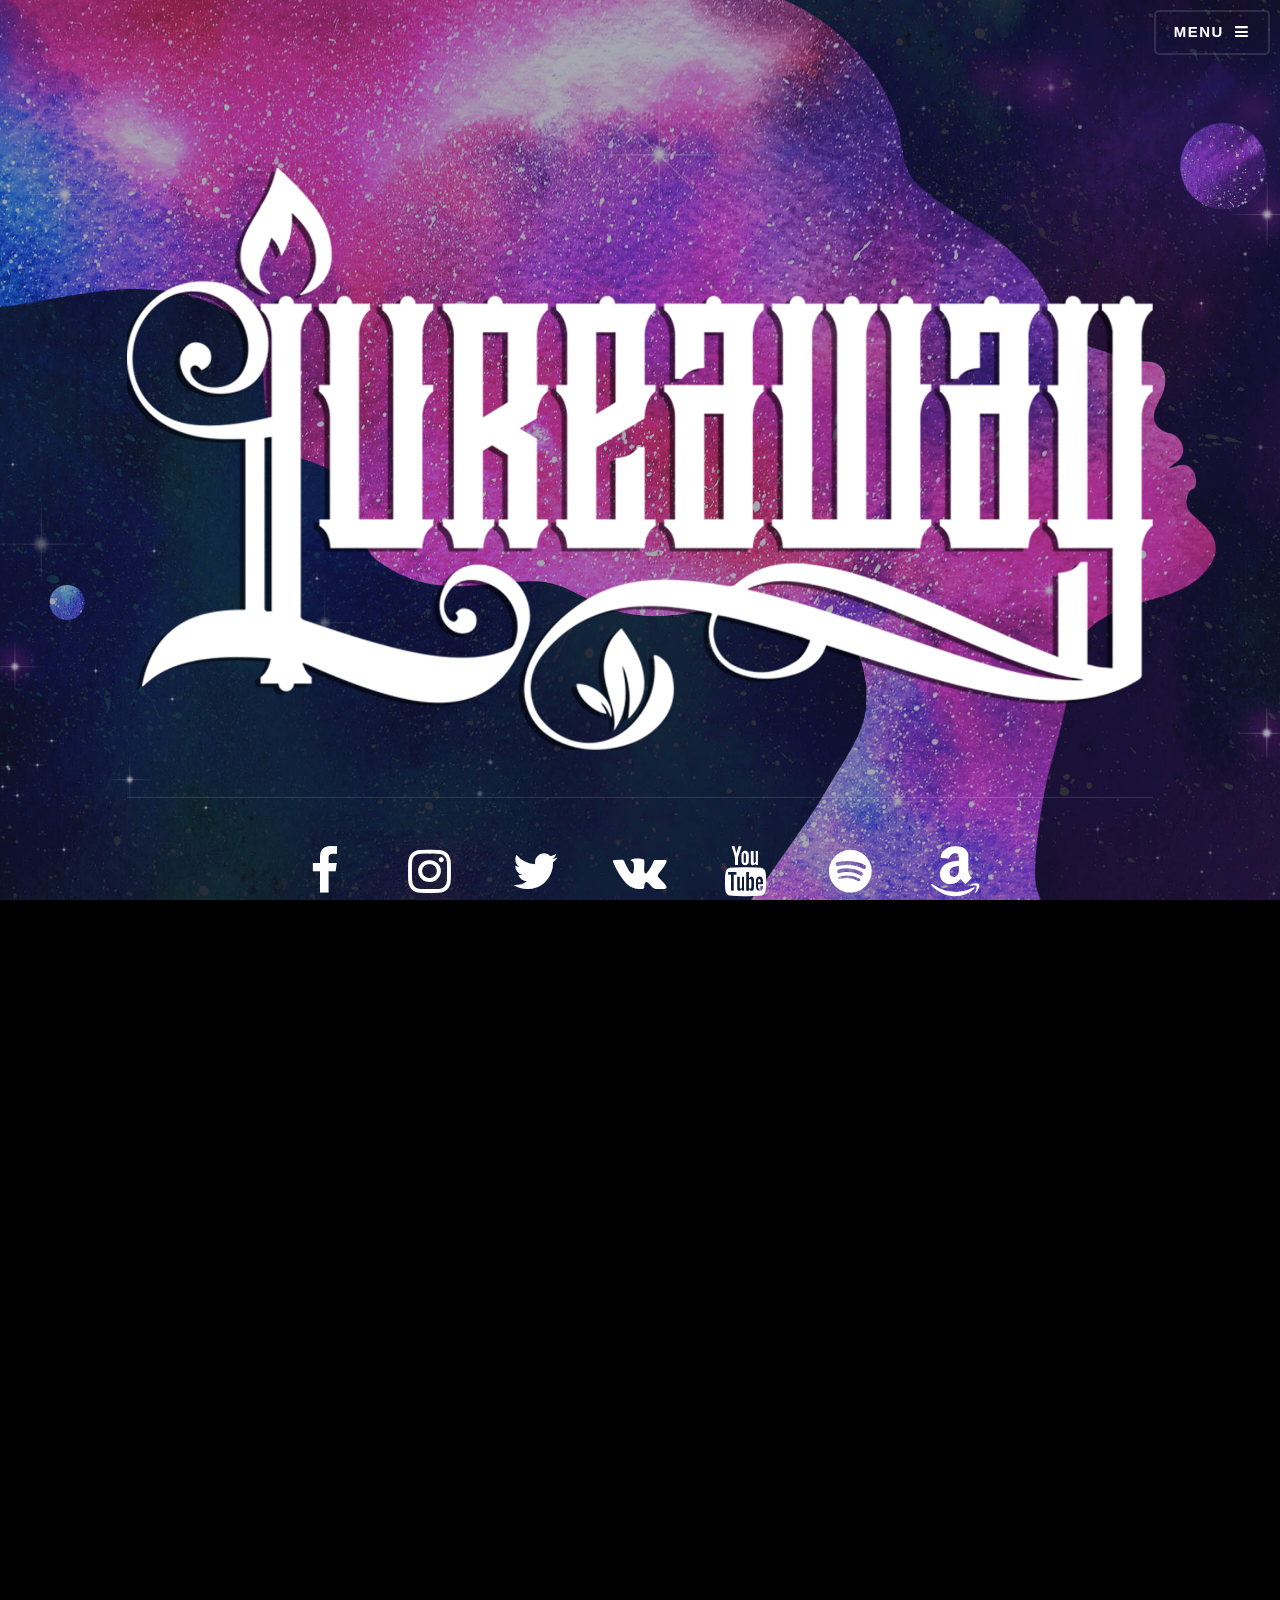
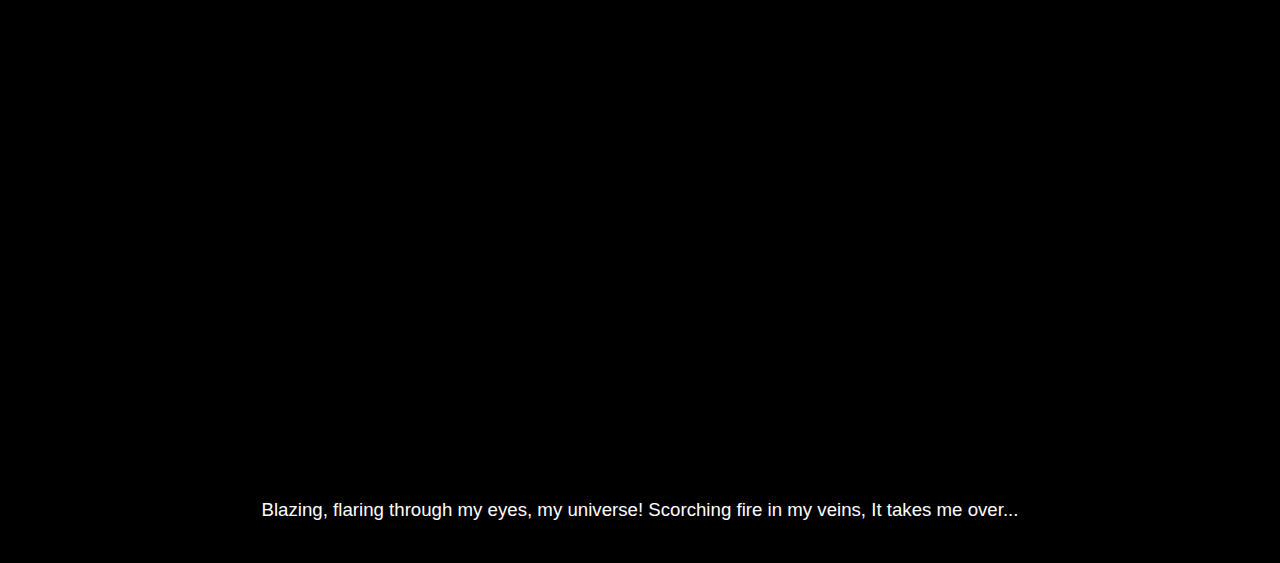
<file: index.html>
<!DOCTYPE HTML>
<!--
	Solid State by HTML5 UP
	html5up.net | @ajlkn
	Free for personal and commercial use under the CCA 3.0 license (html5up.net/license)
-->
<html>
	<head>
		<title>Lureaway Official Website</title>
		<meta charset="utf-8" />
		<meta name="viewport" content="width=device-width, initial-scale=1" />
		<!--[if lte IE 8]><script src="assets/js/ie/html5shiv.js"></script><![endif]-->
		<link rel="stylesheet" href="assets/css/main.css" />
		<!--[if lte IE 9]><link rel="stylesheet" href="assets/css/ie9.css" /><![endif]-->
		<!--[if lte IE 8]><link rel="stylesheet" href="assets/css/ie8.css" /><![endif]-->
		<!-- Global site tag (gtag.js) - Google Analytics -->
		<script async src="https://www.googletagmanager.com/gtag/js?id=UA-67981553-1"></script>
		<script>
			window.dataLayer = window.dataLayer || [];
			function gtag(){dataLayer.push(arguments);}
			gtag('js', new Date());

			gtag('config', 'UA-67981553-1');
		</script>


	</head>
	<body>

	
		<!-- Page Wrapper -->
			<div id="page-wrapper" >

				<!-- Header -->
					<header id="header" class="alt">
						<!--<h1><a href="index.html">LUREAWAY Official</a></h1>-->
						<nav>
							<a href="#menu">Menu</a>
						</nav>
					</header>

				<!-- Menu -->
					<nav id="menu">
						<div class="inner">
							<h2>Menu</h2>
							<ul class="links">
								<li><a href="news.html">News</a></li>
								<li><a href="videos.html">Videos</a></li>
								<li><a href="discog.html">Discography</a></li>
								<li><a href="tours.html">Events</a></li>
								<li><a href="https://lureaway.bigcartel.com/">Shop</a></li>
								<li><a href="generic.html">Members</a></li>								
								<li><a href="contacts.html">Contacts</a></li>
							</ul>
						</div>
					</nav>

				<!-- Banner -->
					<section id="banner">
						<div class="inner">
							<h2>
								<section id="imagelogo">
									<section id="one" class="imagelogo">
										<div class="inner">
											<a href="#" class="image"><img src="images/Logo_white.png" alt="" /></a>
										</div>
									</section>
								</section>
							</h2>
							
							<nav>
								<ul>
									<li><a href="https://www.facebook.com/lureaway/" class="icon fa-facebook"><span class="label">Facebook</span></a></li>
									<li><a href="https://www.instagram.com/lureawayband/" class="icon fa-instagram"><span class="label">Instagram</span></a></li>
									<li><a href="https://twitter.com/Lureaway_band" class="icon fa-twitter"><span class="label">Twitter</span></a></li>
									<li><a href="https://vk.com/lureaway" class="icon fa-vk"><span class="label">VKontakte</span></a></li>
									<li><a href="https://www.youtube.com/channel/UCZGuPzqEf8W83sFQl5NorQA" class="icon fa-youtube"><span class="label">Youtube</span></a></li>
									<li><a href="https://open.spotify.com/artist/65xKHZ6azQ0wVyYwYwH1tU" class="icon fa-spotify"><span class="label">Spotify</span></a></li>
									<li><a href="https://www.amazon.com/music-Lureaway-Unchained-Soaring/s?k=music%3ALureaway+-+Unchained+and+Soaring" class="icon fa-amazon"><span class="label">Amazon</span></a></li>
								   <!-- <li><a href="https://lureaway.bandcamp.com/releases" class="fa fa-bandcamp"><span class="label">Bandcamp</span></a></li>
									<li><a href="https://itunes.apple.com/lv/album/unchained-and-soaring/1462610528?app=music&ign-mpt=uo%3D4" class="fa fa-itunes"><span class="label">iTunes</span></a></li>-->
								</ul>
							</nav>
							</div>
					</section>
					
				<!-- Wrapper -->
				
					<section id="wrapper">

							<div class="wrapper">
								<div class="inner">
									<section class="features">
										<article2>
											<iframe class="iframe" width="620" height="445" src="https://www.youtube.com/embed/p3TlF2YoubY"></iframe>
																						
										</article2>
									</section>
									<section class="features">
										<article2>
											
											<iframe class="iframe"  width="620" height="445" src="https://www.youtube.com/embed/kf-mBPs4n-o"></iframe> 											
										</articl2e>
									</section>
								</div>
							</div>
					</section>
				<!-- Footer -->
							
				<div style="text-align:center">
					<p>Blazing, flaring through my eyes, my universe! Scorching fire in my veins, It takes me over...</p>
				</div>
		</div>

		<!-- Scripts -->
			<script src="assets/js/skel.min.js"></script>
			<script src="assets/js/jquery.min.js"></script>
			<script src="assets/js/jquery.scrollex.min.js"></script>
			<script src="assets/js/util.js"></script>
			<!--[if lte IE 8]><script src="assets/js/ie/respond.min.js"></script><![endif]-->
			<script src="assets/js/main.js"></script>

	</body>
</html>
</file>
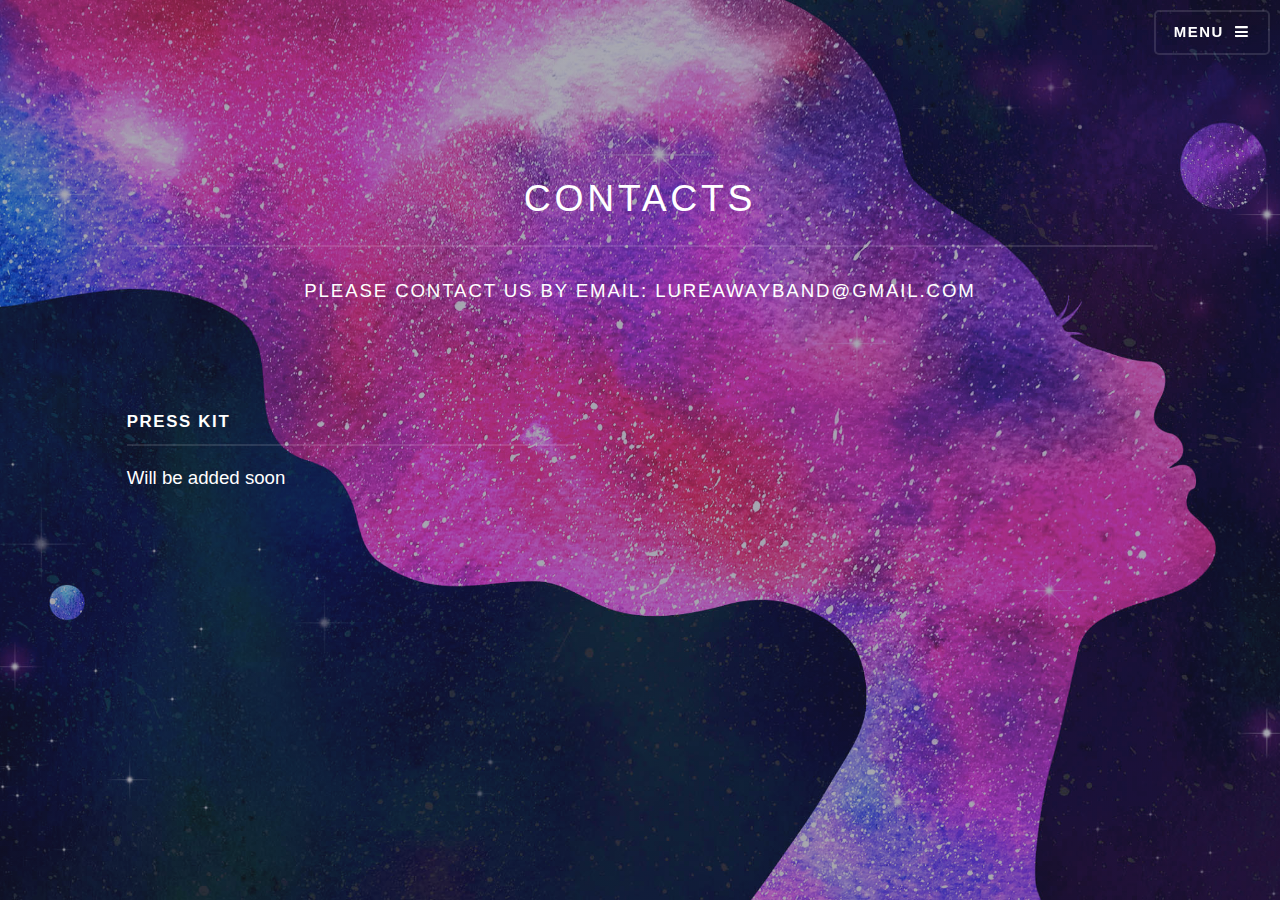
<file: contacts.html>
<!DOCTYPE HTML>
<!--
	Solid State by HTML5 UP
	html5up.net | @ajlkn
	Free for personal and commercial use under the CCA 3.0 license (html5up.net/license)
-->
<html>
	<head>
		<title>Contacts</title>
		<meta charset="utf-8" />
		<meta name="viewport" content="width=device-width, initial-scale=1" />
		<!--[if lte IE 8]><script src="assets/js/ie/html5shiv.js"></script><![endif]-->
		<link rel="stylesheet" href="assets/css/main.css" />
		<!--[if lte IE 9]><link rel="stylesheet" href="assets/css/ie9.css" /><![endif]-->
		<!--[if lte IE 8]><link rel="stylesheet" href="assets/css/ie8.css" /><![endif]-->
		<script async src="https://www.googletagmanager.com/gtag/js?id=UA-67981553-1"></script>
		<script>
			window.dataLayer = window.dataLayer || [];
			function gtag(){dataLayer.push(arguments);}
			gtag('js', new Date());

			gtag('config', 'UA-67981553-1');
		</script>		
	</head>
	<body>

		<!-- Page Wrapper -->	
			
			<div id="page-wrapper">

				<!-- Header -->
					<header id="header" class="alt">
						<!--<h1><a href="index.html">Lureaway Official</a></h1>-->
						<nav>
							<a href="#menu">Menu</a>
						</nav>
					</header>

				<!-- Menu -->
					<nav id="menu">
						<div class="inner">
							<h2>Menu</h2>
							<ul class="links">
								<li><a href="index.html">Main</a></li>
								<li><a href="news.html">News</a></li>
								<li><a href="videos.html">Videos</a></li>
								<li><a href="discog.html">Discography</a></li>
								<li><a href="tours.html">Events</a></li>
								<li><a href="https://lureaway.bigcartel.com/">Shop</a></li>
								<li><a href="generic.html">Members</a></li>								
								<li><a href="contacts.html">Contacts</a></li>
							</ul>
							<a href="#" class="close">Close</a>
						</div>
					</nav>

				<!-- Wrapper -->
					<section id="wrapper2">
						<header>
							<div class="inner">
								<h2>Contacts</h2>
								<p>Please contact us by email: lureawayband@gmail.com</p>
							</div>
						</header>

						<!-- Content -->
							<div class="wrapper">
								<div class="inner">
									<section class="features">
										<article>
											<h3 class="major">Press kit</h3>
											<p>Will be added soon</p>
										</article>									
									</section>
								</div>
							</div>

					</section>

				<!-- Footer 
					<section id="footer">
						<div class="inner">
							<h2 class="major">Get in touch</h2>
							<p>Cras mattis ante fermentum, malesuada neque vitae, eleifend erat. Phasellus non pulvinar erat. Fusce tincidunt, nisl eget mattis egestas, purus ipsum consequat orci, sit amet lobortis lorem lacus in tellus. Sed ac elementum arcu. Quisque placerat auctor laoreet.</p>
							<form method="post" action="#">
								<div class="field">
									<label for="name">Name</label>
									<input type="text" name="name" id="name" />
								</div>
								<div class="field">
									<label for="email">Email</label>
									<input type="email" name="email" id="email" />
								</div>
								<div class="field">
									<label for="message">Message</label>
									<textarea name="message" id="message" rows="4"></textarea>
								</div>
								<ul class="actions">
									<li><input type="submit" value="Send Message" /></li>
								</ul>
							</form>
							<ul class="contact">
								<li class="fa-home">
									Untitled Inc<br />
									1234 Somewhere Road Suite #2894<br />
									Nashville, TN 00000-0000
								</li>
								<li class="fa-phone">(000) 000-0000</li>
								<li class="fa-envelope"><a href="#">information@untitled.tld</a></li>
								<li class="fa-twitter"><a href="#">twitter.com/untitled-tld</a></li>
								<li class="fa-facebook"><a href="#">facebook.com/untitled-tld</a></li>
								<li class="fa-instagram"><a href="#">instagram.com/untitled-tld</a></li>
							</ul>
							<ul class="copyright">
								<li>&copy; Untitled Inc. All rights reserved.</li><li>Design: <a href="http://html5up.net">HTML5 UP</a></li>
							</ul>
						</div>
					</section>-->

			</div>

		<!-- Scripts -->
			<script src="assets/js/skel.min.js"></script>
			<script src="assets/js/jquery.min.js"></script>
			<script src="assets/js/jquery.scrollex.min.js"></script>
			<script src="assets/js/util.js"></script>
			<!--[if lte IE 8]><script src="assets/js/ie/respond.min.js"></script><![endif]-->
			<script src="assets/js/main.js"></script>

	</body>
</html>
</file>
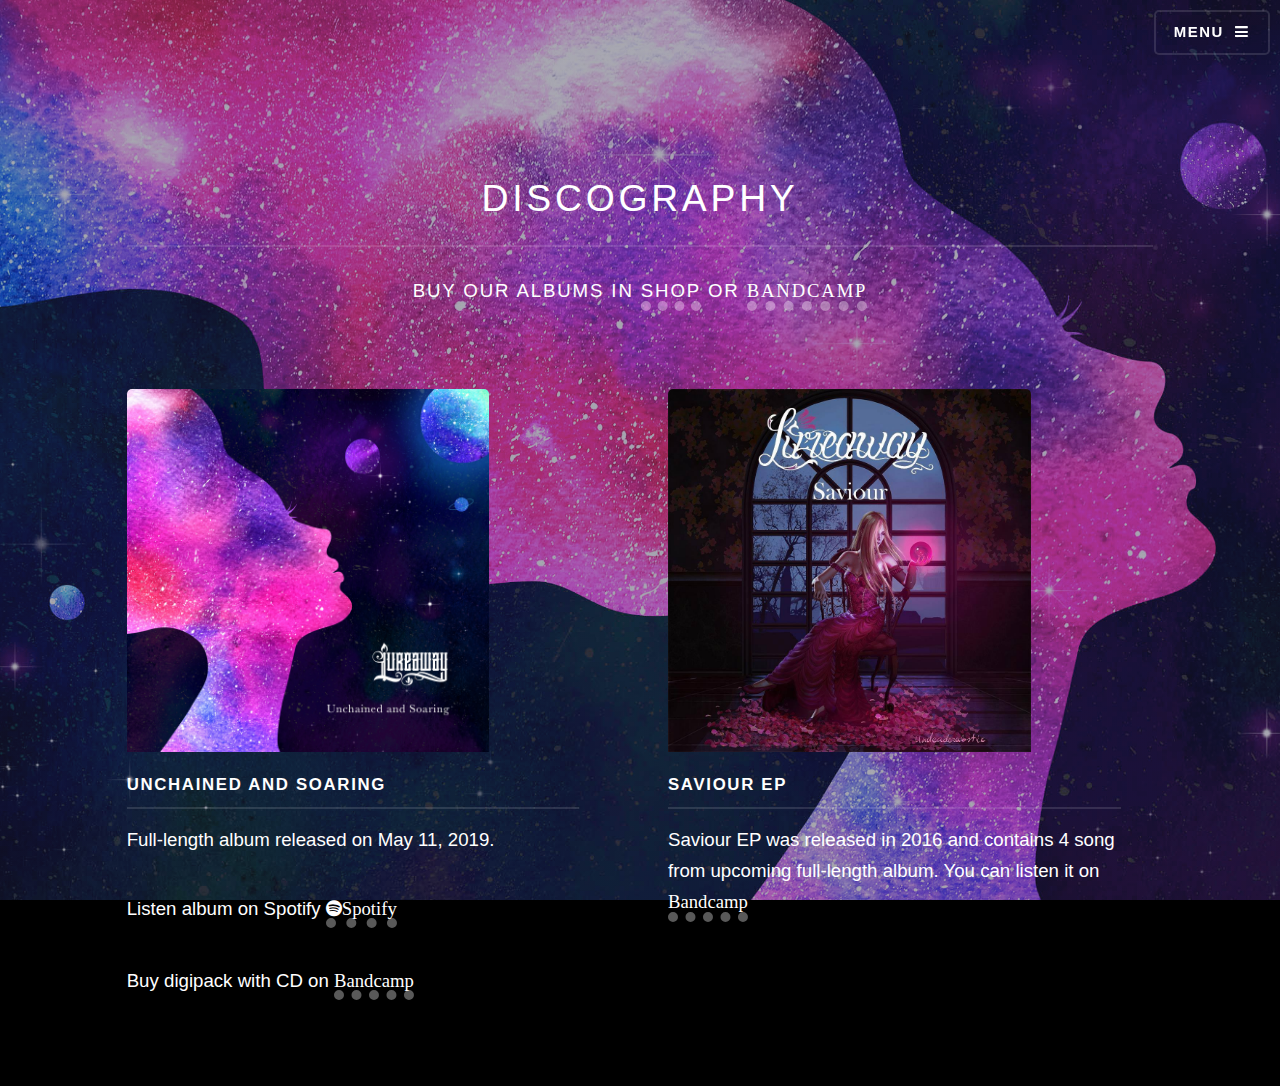
<file: discog.html>
<!DOCTYPE HTML>
<!--
	Solid State by HTML5 UP
	html5up.net | @ajlkn
	Free for personal and commercial use under the CCA 3.0 license (html5up.net/license)
-->
<html>
	<head>
		<title>Lureaway Discography</title>
		<meta charset="utf-8" />
		<meta name="viewport" content="width=device-width, initial-scale=1" />
		<!--[if lte IE 8]><script src="assets/js/ie/html5shiv.js"></script><![endif]-->
		<link rel="stylesheet" href="assets/css/main.css" />
		<!--[if lte IE 9]><link rel="stylesheet" href="assets/css/ie9.css" /><![endif]-->
		<!--[if lte IE 8]><link rel="stylesheet" href="assets/css/ie8.css" /><![endif]-->
		<script async src="https://www.googletagmanager.com/gtag/js?id=UA-67981553-1"></script>
		<script>
			window.dataLayer = window.dataLayer || [];
			function gtag(){dataLayer.push(arguments);}
			gtag('js', new Date());

			gtag('config', 'UA-67981553-1');
		</script>		
	</head>
	<body>

		<!-- Page Wrapper -->
			<div id="page-wrapper">

				<!-- Header -->
					<header id="header">
						<!--<h1><a href="index.html">Lureaway Main</a></h1>-->
						<nav>
							<a href="#menu">Menu</a>
						</nav>
					</header>

				<!-- Menu -->
					<nav id="menu">
						<div class="inner">
							<h2>Menu</h2>
							<ul class="links">
								<li><a href="index.html">Main</a></li>
								<li><a href="news.html">News</a></li>
								<li><a href="videos.html">Videos</a></li>
								<li><a href="tours.html">Events</a></li>
								<li><a href="https://lureaway.bigcartel.com/">Shop</a></li>
								<li><a href="generic.html">Members</a></li>								
								<li><a href="contacts.html">Contacts</a></li>
							</ul>
							<a href="#" class="close">Close</a>
						</div>
					</nav>

				<!-- Wrapper -->
					<section id="wrapper2">
						<header>
							<div class="inner">
								<h2>Discography</h2>
								<p style="font-family:arial">Buy our albums in <a href="https://lureaway.bigcartel.com/">Shop</a> or <a href="https://lureaway.bandcamp.com/releases" class="fa fa-bandcamp"><span class="label">Bandcamp</span></a></p>
							</div>
						</header>

						<!-- Content -->
							<div class="wrapper">
								<div class="inner">
									<section class="features">
										<article>
											<a href="#" class="image"><img src="images/disc1.jpg" alt="" /></a>
											<h3 class="major">Unchained and Soaring</h3>
											<p>Full-length album released on May 11, 2019. </p>
											<p>Listen album on Spotify <a href="https://open.spotify.com/artist/65xKHZ6azQ0wVyYwYwH1tU" class="fa fa-spotify"><span class="label">Spotify</span></a> </p>
											<p>Buy digipack with CD on <a href="https://lureaway.bandcamp.com/album/unchained-and-soaring" class="fa fa-bandcamp"><span class="label">Bandcamp</span></a> </p>
										</article>
										
										<article>
											<a href="#" class="image"><img src="images/eplogo.jpg" alt="" /></a>
											<h3 class="major">Saviour EP</h3>
											<p>Saviour EP was released in 2016 and contains 4 song from upcoming full-length album. You can listen it on <a href="https://lureaway.bandcamp.com/releases" class="fa fa-bandcamp"><span class="label">Bandcamp</span></a> </p>
										</article>
										
									</section>

								</div>

							</div>

					</section>

				<!-- Footer 
					<section id="footer">
						<div class="inner">
							<h2 class="major">Get in touch</h2>
							<p>Cras mattis ante fermentum, malesuada neque vitae, eleifend erat. Phasellus non pulvinar erat. Fusce tincidunt, nisl eget mattis egestas, purus ipsum consequat orci, sit amet lobortis lorem lacus in tellus. Sed ac elementum arcu. Quisque placerat auctor laoreet.</p>
							<form method="post" action="#">
								<div class="field">
									<label for="name">Name</label>
									<input type="text" name="name" id="name" />
								</div>
								<div class="field">
									<label for="email">Email</label>
									<input type="email" name="email" id="email" />
								</div>
								<div class="field">
									<label for="message">Message</label>
									<textarea name="message" id="message" rows="4"></textarea>
								</div>
								<ul class="actions">
									<li><input type="submit" value="Send Message" /></li>
								</ul>
							</form>
							<ul class="contact">
								<li class="fa-home">
									Untitled Inc<br />
									1234 Somewhere Road Suite #2894<br />
									Nashville, TN 00000-0000
								</li>
								<li class="fa-phone">(000) 000-0000</li>
								<li class="fa-envelope"><a href="#">information@untitled.tld</a></li>
								<li class="fa-twitter"><a href="#">twitter.com/untitled-tld</a></li>
								<li class="fa-facebook"><a href="#">facebook.com/untitled-tld</a></li>
								<li class="fa-instagram"><a href="#">instagram.com/untitled-tld</a></li>
							</ul>
							<ul class="copyright">
								<li>&copy; Untitled Inc. All rights reserved.</li><li>Design: <a href="http://html5up.net">HTML5 UP</a></li>
							</ul>
						</div>
					</section>-->

			</div>

		<!-- Scripts -->
			<script src="assets/js/skel.min.js"></script>
			<script src="assets/js/jquery.min.js"></script>
			<script src="assets/js/jquery.scrollex.min.js"></script>
			<script src="assets/js/util.js"></script>
			<!--[if lte IE 8]><script src="assets/js/ie/respond.min.js"></script><![endif]-->
			<script src="assets/js/main.js"></script>

	</body>
</html>
</file>
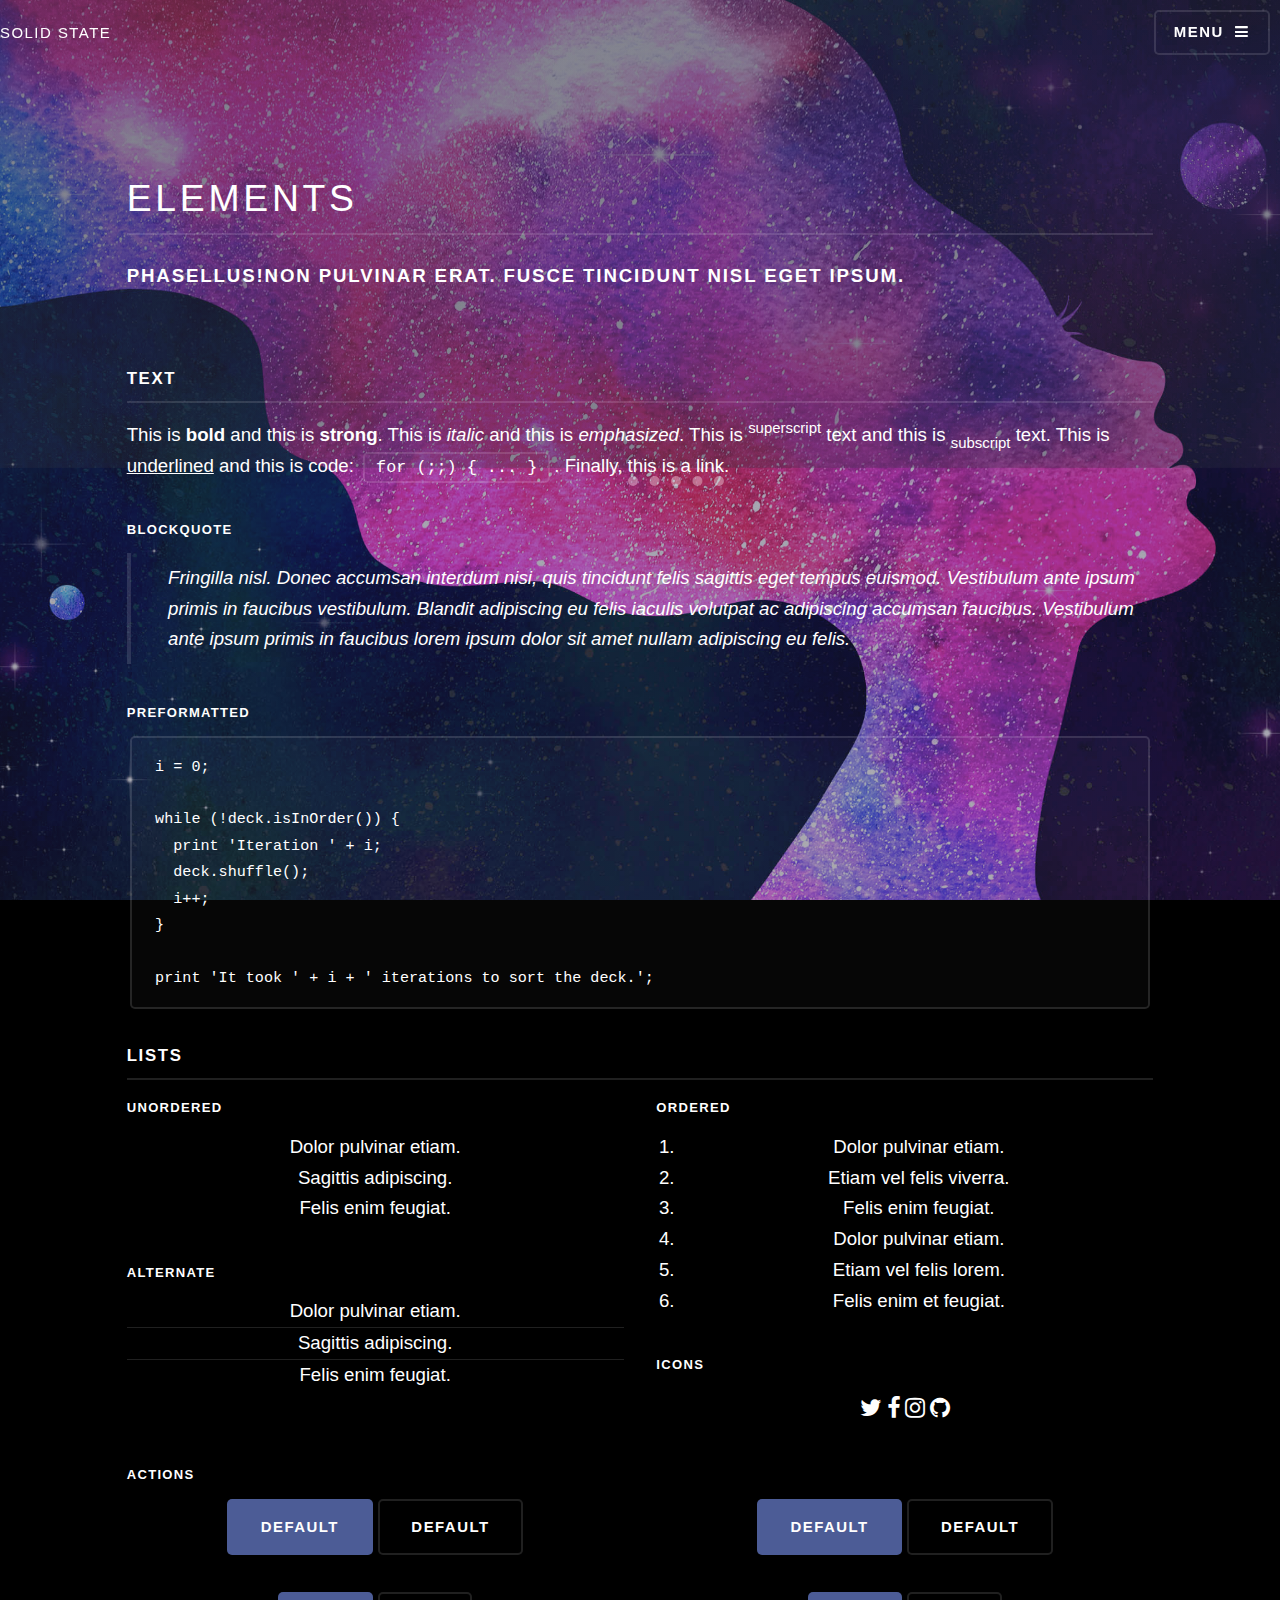
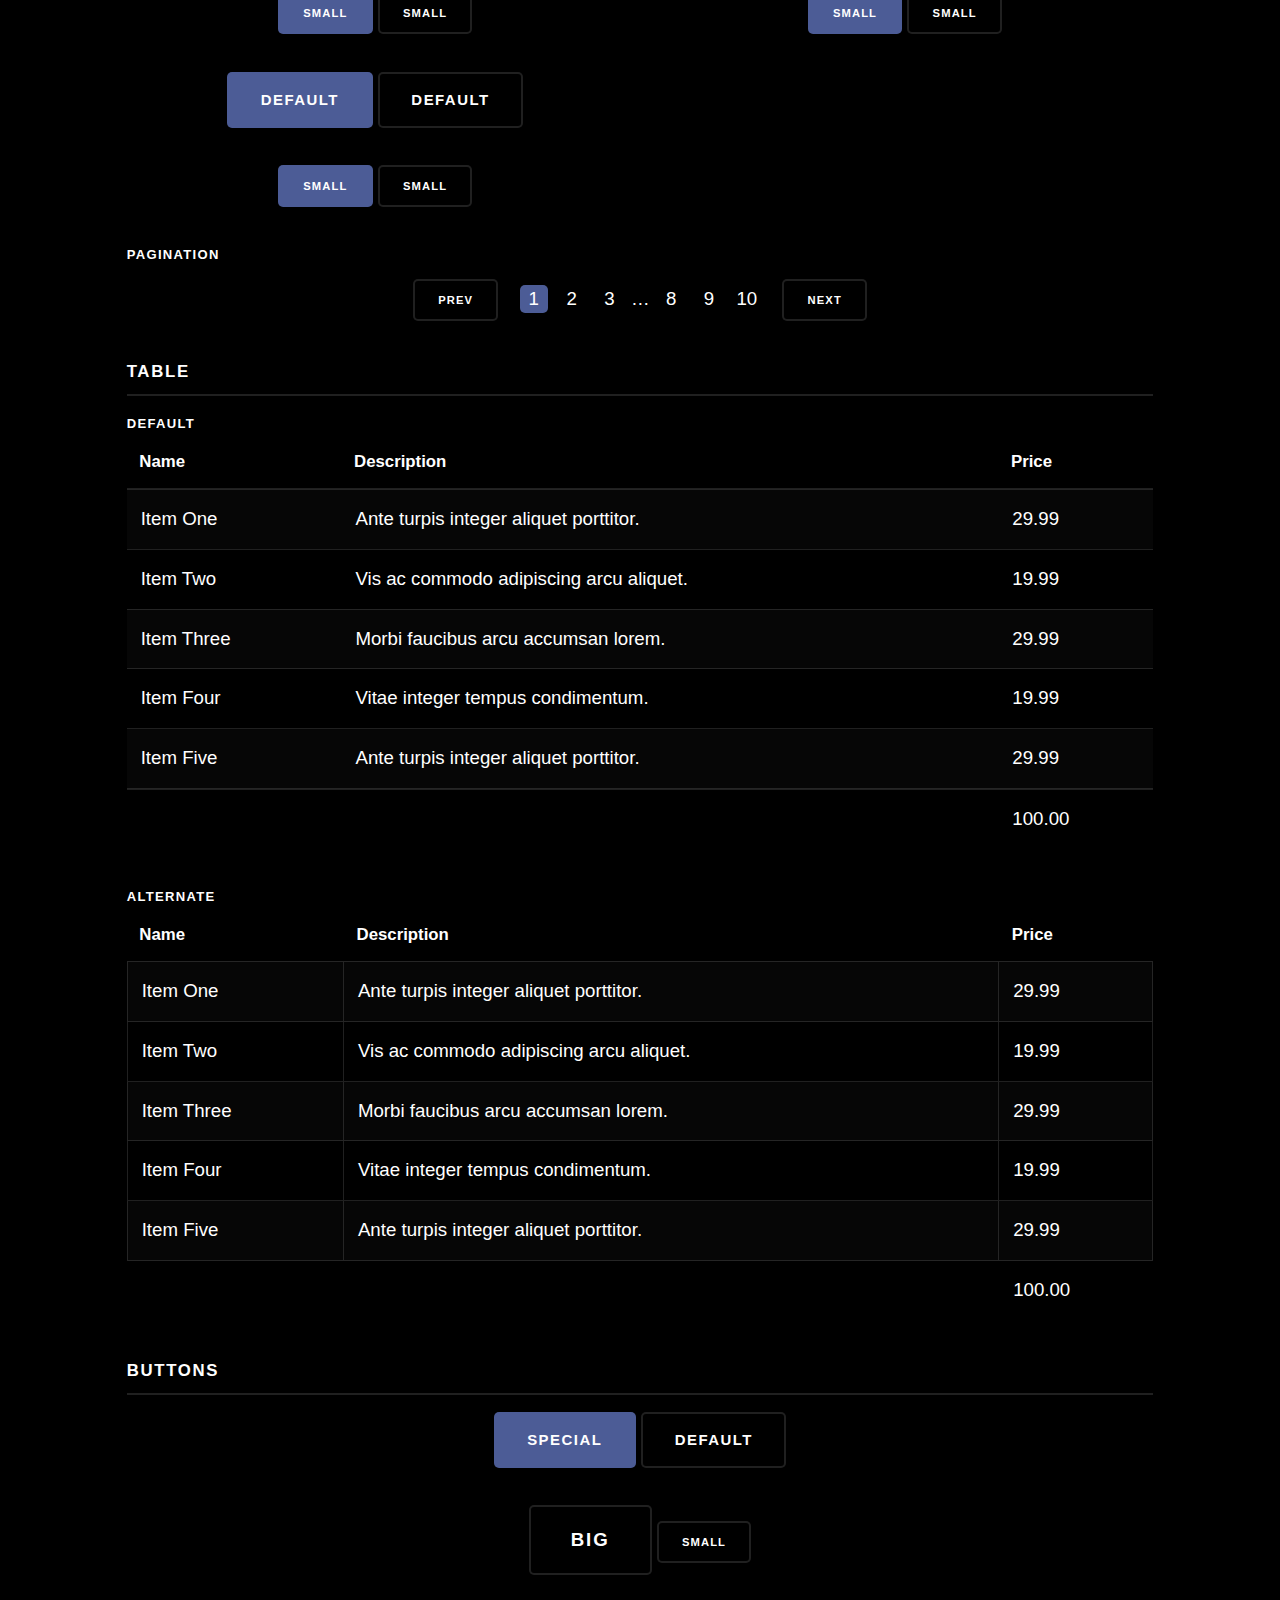
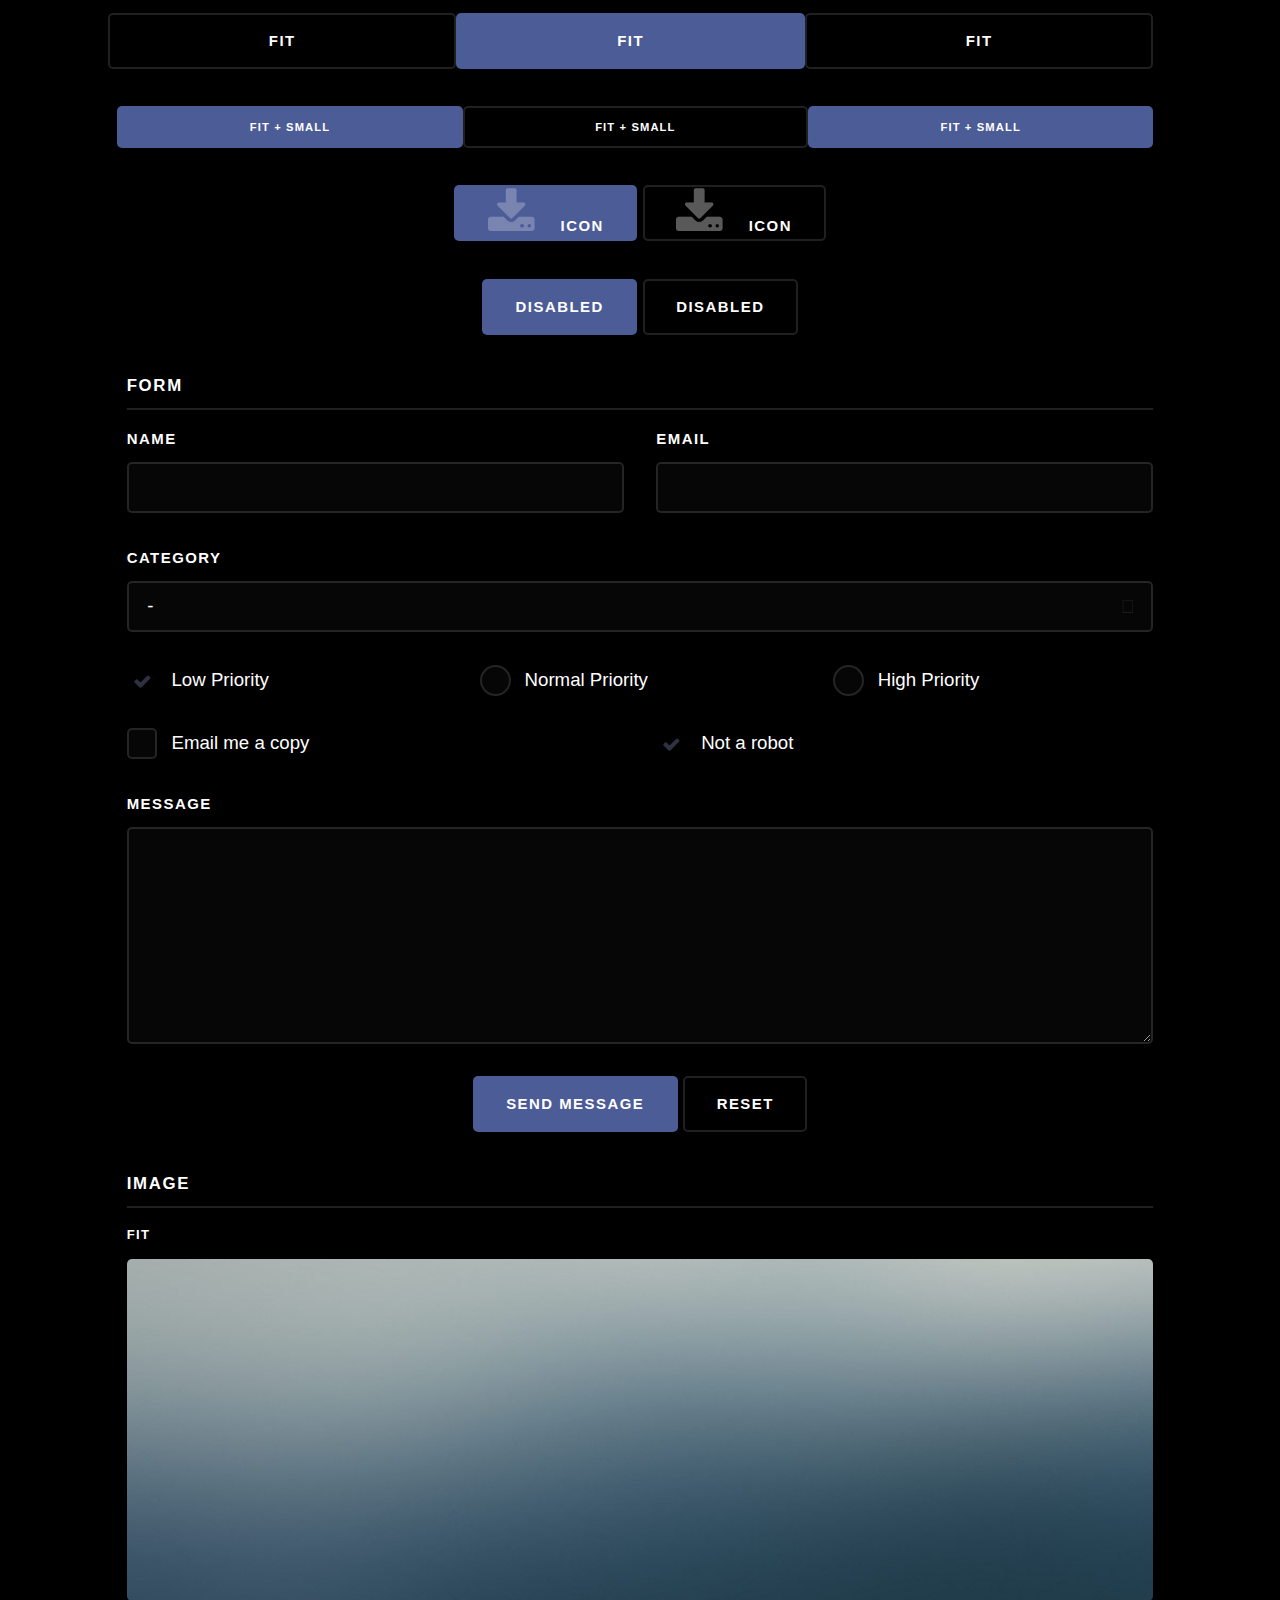
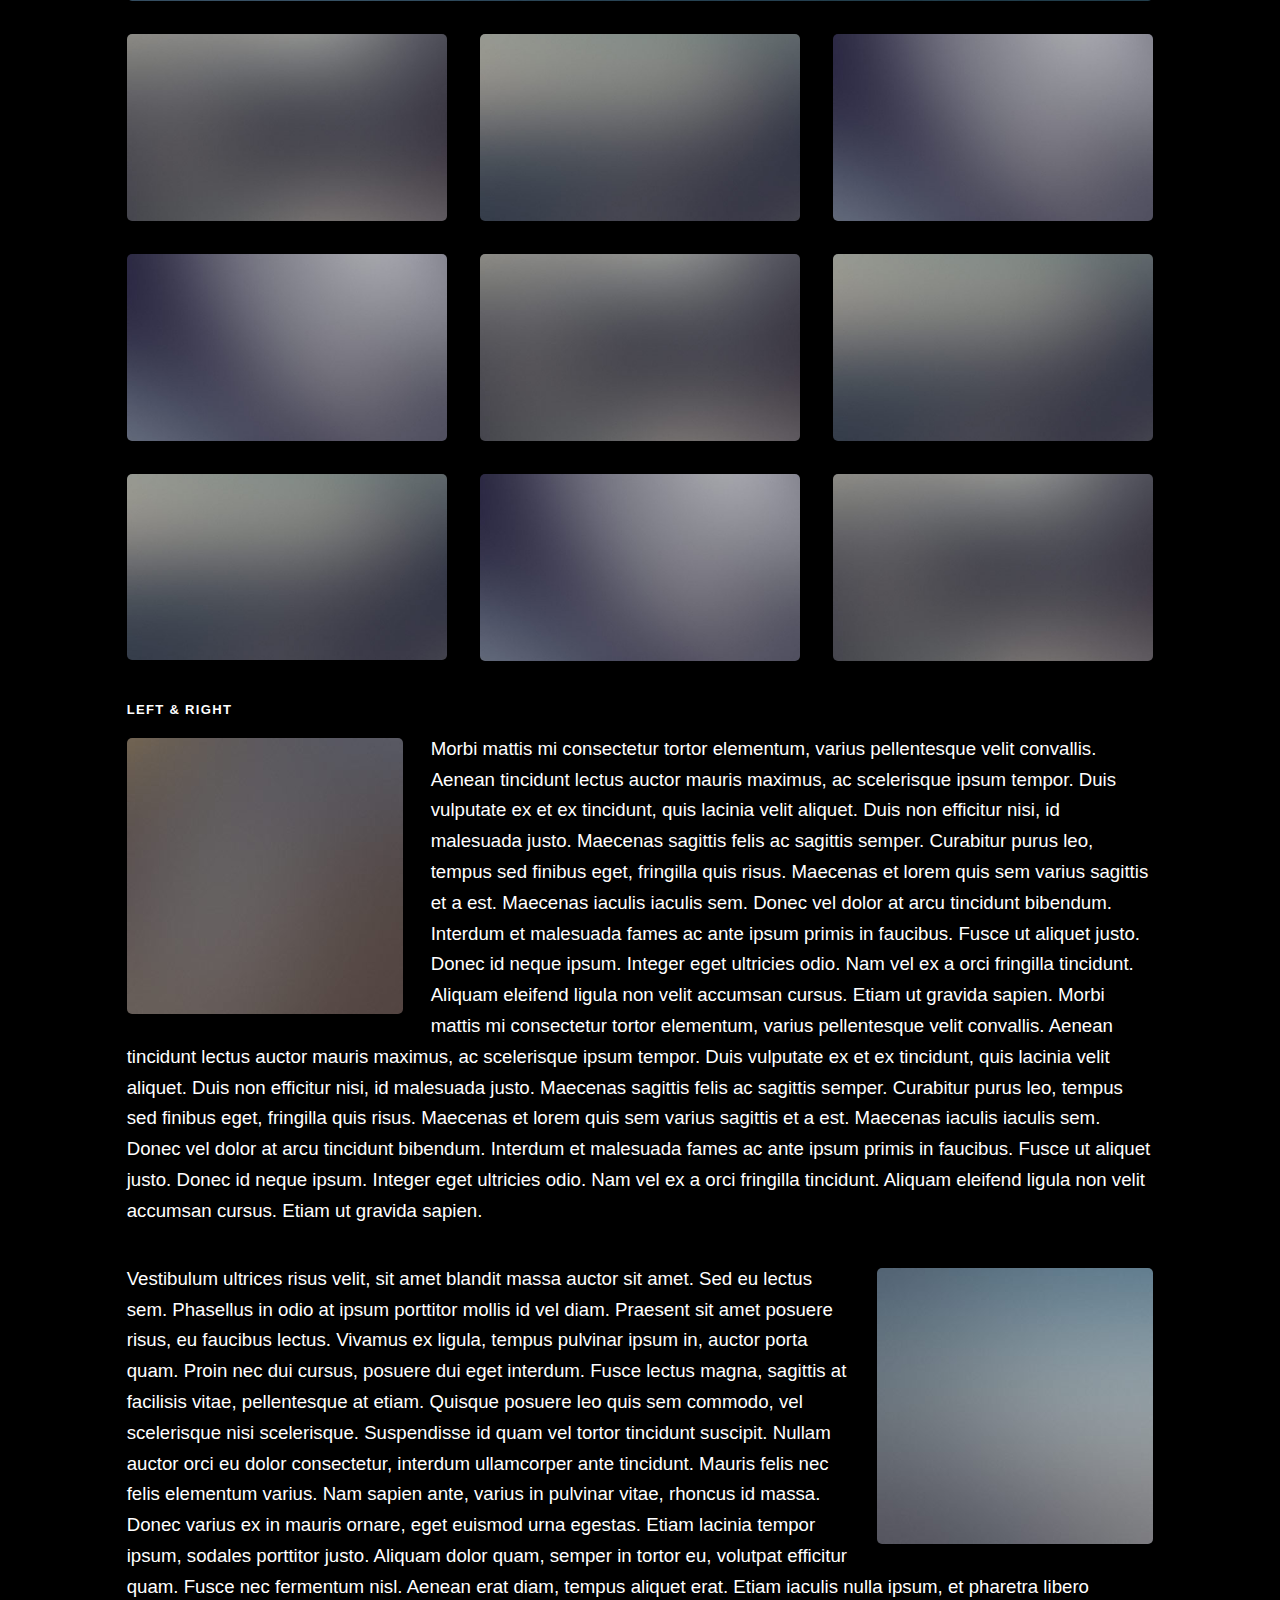
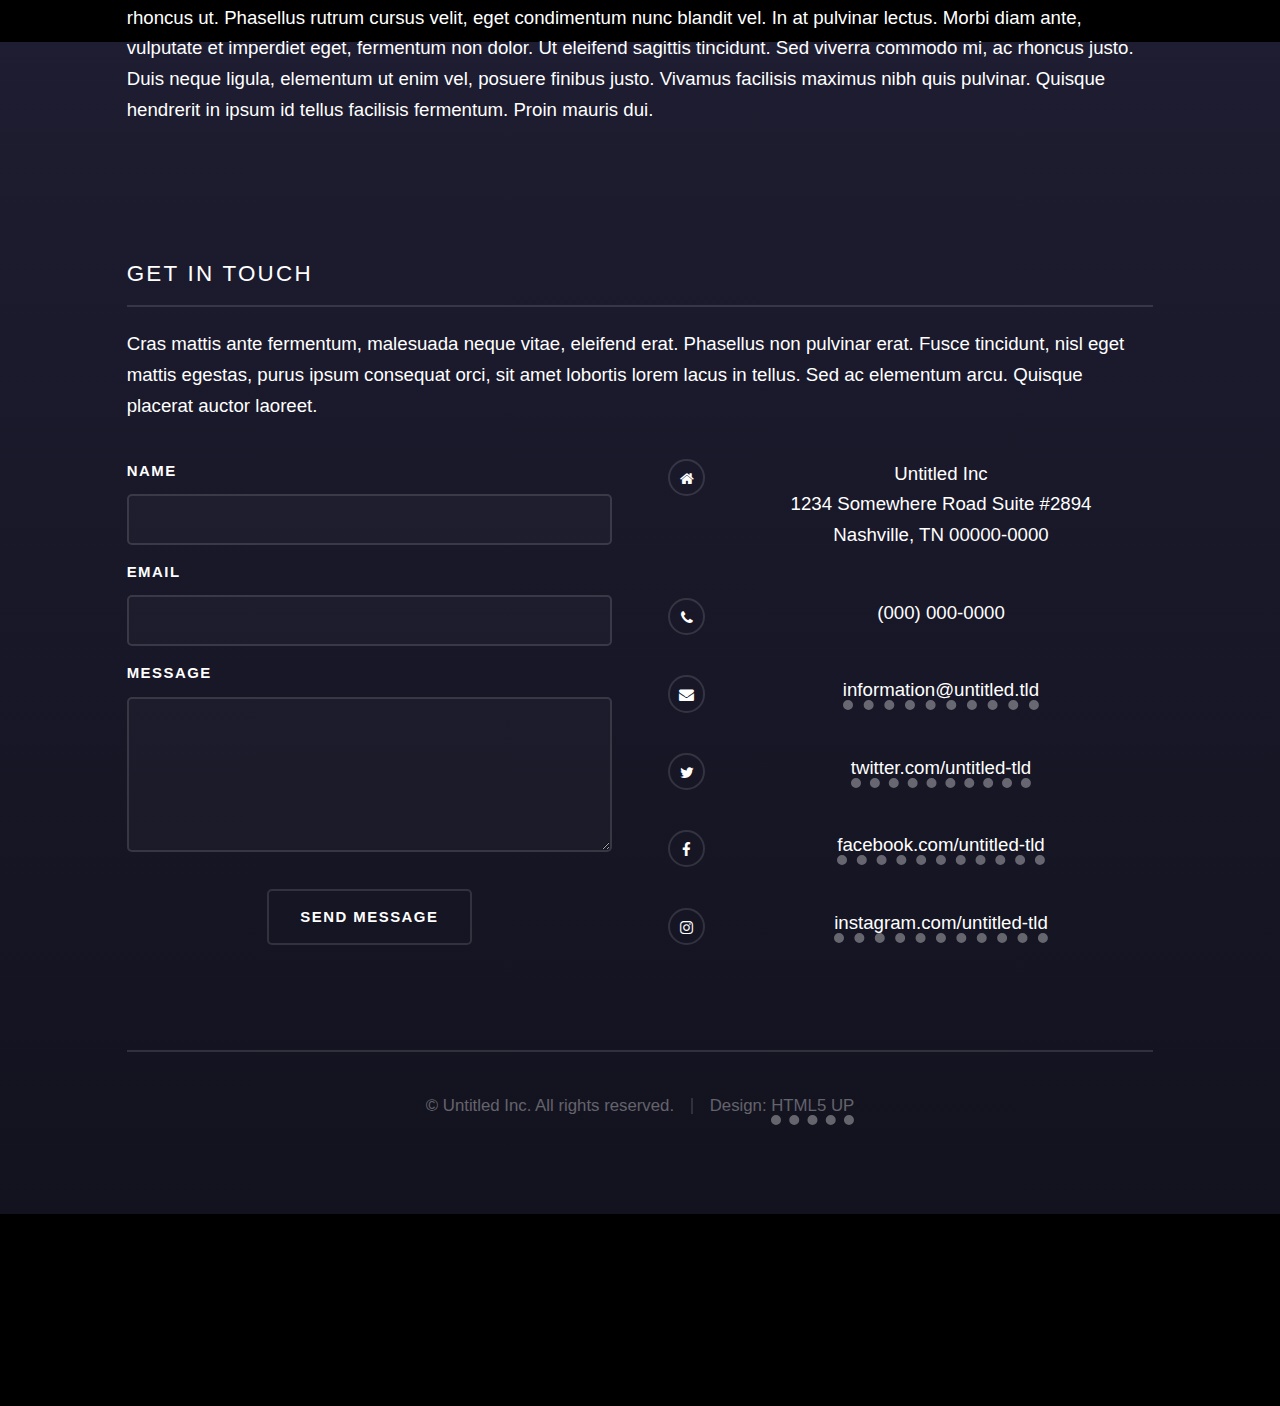
<file: elements.html>
<!DOCTYPE HTML>
<!--
	Solid State by HTML5 UP
	html5up.net | @ajlkn
	Free for personal and commercial use under the CCA 3.0 license (html5up.net/license)
-->
<html>
	<head>
		<title>Elements - Solid State by HTML5 UP</title>
		<meta charset="utf-8" />
		<meta name="viewport" content="width=device-width, initial-scale=1" />
		<!--[if lte IE 8]><script src="assets/js/ie/html5shiv.js"></script><![endif]-->
		<link rel="stylesheet" href="assets/css/main.css" />
		<!--[if lte IE 9]><link rel="stylesheet" href="assets/css/ie9.css" /><![endif]-->
		<!--[if lte IE 8]><link rel="stylesheet" href="assets/css/ie8.css" /><![endif]-->
	</head>
	<body>

		<!-- Page Wrapper -->
			<div id="page-wrapper">

				<!-- Header -->
					<header id="header">
						<h1><a href="index.html">Solid State</a></h1>
						<nav>
							<a href="#menu">Menu</a>
						</nav>
					</header>

				<!-- Menu -->
					<nav id="menu">
						<div class="inner">
							<h2>Menu</h2>
							<ul class="links">
								<li><a href="index.html">Home</a></li>
								<li><a href="generic.html">Generic</a></li>
								<li><a href="elements.html">Elements</a></li>
								<li><a href="#">Log In</a></li>
								<li><a href="#">Sign Up</a></li>
							</ul>
							<a href="#" class="close">Close</a>
						</div>
					</nav>

				<!-- Wrapper -->
					<section id="wrapper">
						<header>
							<div class="inner">
								<h2>Elements</h2>
								<p>Phasellus!non pulvinar erat. Fusce tincidunt nisl eget ipsum.</p>
							</div>
						</header>

						<!-- Content -->
							<div class="wrapper">
								<div class="inner">

									<section>
										<h3 class="major">Text</h3>
										<p>This is <b>bold</b> and this is <strong>strong</strong>. This is <i>italic</i> and this is <em>emphasized</em>.
										This is <sup>superscript</sup> text and this is <sub>subscript</sub> text.
										This is <u>underlined</u> and this is code: <code>for (;;) { ... }</code>. Finally, <a href="#">this is a link</a>.</p>
										<h4>Blockquote</h4>
										<blockquote>Fringilla nisl. Donec accumsan interdum nisi, quis tincidunt felis sagittis eget tempus euismod. Vestibulum ante ipsum primis in faucibus vestibulum. Blandit adipiscing eu felis iaculis volutpat ac adipiscing accumsan faucibus. Vestibulum ante ipsum primis in faucibus lorem ipsum dolor sit amet nullam adipiscing eu felis.</blockquote>
										<h4>Preformatted</h4>
										<pre><code>i = 0;

while (!deck.isInOrder()) {
  print 'Iteration ' + i;
  deck.shuffle();
  i++;
}

print 'It took ' + i + ' iterations to sort the deck.';</code></pre>
									</section>

									<section>
										<h3 class="major">Lists</h3>
										<div class="row">
											<div class="6u 12u$(medium)">
												<h4>Unordered</h4>
												<ul>
													<li>Dolor pulvinar etiam.</li>
													<li>Sagittis adipiscing.</li>
													<li>Felis enim feugiat.</li>
												</ul>
												<h4>Alternate</h4>
												<ul class="alt">
													<li>Dolor pulvinar etiam.</li>
													<li>Sagittis adipiscing.</li>
													<li>Felis enim feugiat.</li>
												</ul>
											</div>
											<div class="6u$ 12u$(medium)">
												<h4>Ordered</h4>
												<ol>
													<li>Dolor pulvinar etiam.</li>
													<li>Etiam vel felis viverra.</li>
													<li>Felis enim feugiat.</li>
													<li>Dolor pulvinar etiam.</li>
													<li>Etiam vel felis lorem.</li>
													<li>Felis enim et feugiat.</li>
												</ol>
												<h4>Icons</h4>
												<ul class="icons">
													<li><a href="#" class="icon fa-twitter"><span class="label">Twitter</span></a></li>
													<li><a href="#" class="icon fa-facebook"><span class="label">Facebook</span></a></li>
													<li><a href="#" class="icon fa-instagram"><span class="label">Instagram</span></a></li>
													<li><a href="#" class="icon fa-github"><span class="label">Github</span></a></li>
												</ul>
											</div>
										</div>
										<h4>Actions</h4>
										<div class="row">
											<div class="6u 12u$(medium)">
												<ul class="actions">
													<li><a href="#" class="button special">Default</a></li>
													<li><a href="#" class="button">Default</a></li>
												</ul>
												<ul class="actions small">
													<li><a href="#" class="button special small">Small</a></li>
													<li><a href="#" class="button small">Small</a></li>
												</ul>
												<ul class="actions vertical">
													<li><a href="#" class="button special">Default</a></li>
													<li><a href="#" class="button">Default</a></li>
												</ul>
												<ul class="actions vertical small">
													<li><a href="#" class="button special small">Small</a></li>
													<li><a href="#" class="button small">Small</a></li>
												</ul>
											</div>
											<div class="6u 12u$(medium)">
												<ul class="actions vertical">
													<li><a href="#" class="button special fit">Default</a></li>
													<li><a href="#" class="button fit">Default</a></li>
												</ul>
												<ul class="actions vertical small">
													<li><a href="#" class="button special small fit">Small</a></li>
													<li><a href="#" class="button small fit">Small</a></li>
												</ul>
											</div>
										</div>
										<h4>Pagination</h4>
										<ul class="pagination">
											<li><span class="button small disabled">Prev</span></li>
											<li><a href="#" class="page active">1</a></li>
											<li><a href="#" class="page">2</a></li>
											<li><a href="#" class="page">3</a></li>
											<li><span>&hellip;</span></li>
											<li><a href="#" class="page">8</a></li>
											<li><a href="#" class="page">9</a></li>
											<li><a href="#" class="page">10</a></li>
											<li><a href="#" class="button small">Next</a></li>
										</ul>
									</section>

									<section>
										<h3 class="major">Table</h3>
										<h4>Default</h4>
										<div class="table-wrapper">
											<table>
												<thead>
													<tr>
														<th>Name</th>
														<th>Description</th>
														<th>Price</th>
													</tr>
												</thead>
												<tbody>
													<tr>
														<td>Item One</td>
														<td>Ante turpis integer aliquet porttitor.</td>
														<td>29.99</td>
													</tr>
													<tr>
														<td>Item Two</td>
														<td>Vis ac commodo adipiscing arcu aliquet.</td>
														<td>19.99</td>
													</tr>
													<tr>
														<td>Item Three</td>
														<td> Morbi faucibus arcu accumsan lorem.</td>
														<td>29.99</td>
													</tr>
													<tr>
														<td>Item Four</td>
														<td>Vitae integer tempus condimentum.</td>
														<td>19.99</td>
													</tr>
													<tr>
														<td>Item Five</td>
														<td>Ante turpis integer aliquet porttitor.</td>
														<td>29.99</td>
													</tr>
												</tbody>
												<tfoot>
													<tr>
														<td colspan="2"></td>
														<td>100.00</td>
													</tr>
												</tfoot>
											</table>
										</div>

										<h4>Alternate</h4>
										<div class="table-wrapper">
											<table class="alt">
												<thead>
													<tr>
														<th>Name</th>
														<th>Description</th>
														<th>Price</th>
													</tr>
												</thead>
												<tbody>
													<tr>
														<td>Item One</td>
														<td>Ante turpis integer aliquet porttitor.</td>
														<td>29.99</td>
													</tr>
													<tr>
														<td>Item Two</td>
														<td>Vis ac commodo adipiscing arcu aliquet.</td>
														<td>19.99</td>
													</tr>
													<tr>
														<td>Item Three</td>
														<td> Morbi faucibus arcu accumsan lorem.</td>
														<td>29.99</td>
													</tr>
													<tr>
														<td>Item Four</td>
														<td>Vitae integer tempus condimentum.</td>
														<td>19.99</td>
													</tr>
													<tr>
														<td>Item Five</td>
														<td>Ante turpis integer aliquet porttitor.</td>
														<td>29.99</td>
													</tr>
												</tbody>
												<tfoot>
													<tr>
														<td colspan="2"></td>
														<td>100.00</td>
													</tr>
												</tfoot>
											</table>
										</div>
									</section>

									<section>
										<h3 class="major">Buttons</h3>
										<ul class="actions">
											<li><a href="#" class="button special">Special</a></li>
											<li><a href="#" class="button">Default</a></li>
										</ul>
										<ul class="actions">
											<li><a href="#" class="button big">Big</a></li>
											<li><a href="#" class="button small">Small</a></li>
										</ul>
										<ul class="actions fit">
											<li><a href="#" class="button fit">Fit</a></li>
											<li><a href="#" class="button special fit">Fit</a></li>
											<li><a href="#" class="button fit">Fit</a></li>
										</ul>
										<ul class="actions fit small">
											<li><a href="#" class="button special fit small">Fit + Small</a></li>
											<li><a href="#" class="button fit small">Fit + Small</a></li>
											<li><a href="#" class="button special fit small">Fit + Small</a></li>
										</ul>
										<ul class="actions">
											<li><a href="#" class="button special icon fa-download">Icon</a></li>
											<li><a href="#" class="button icon fa-download">Icon</a></li>
										</ul>
										<ul class="actions">
											<li><span class="button special disabled">Disabled</span></li>
											<li><span class="button disabled">Disabled</span></li>
										</ul>
									</section>

									<section>
										<h3 class="major">Form</h3>
										<form method="post" action="#">
											<div class="row uniform">
												<div class="6u 12u$(xsmall)">
													<label for="demo-name">Name</label>
													<input type="text" name="demo-name" id="demo-name" value="" />
												</div>
												<div class="6u$ 12u$(xsmall)">
													<label for="demo-email">Email</label>
													<input type="email" name="demo-email" id="demo-email" value="" />
												</div>
												<div class="12u$">
													<label for="demo-category">Category</label>
													<div class="select-wrapper">
														<select name="demo-category" id="demo-category">
															<option value="">-</option>
															<option value="1">Manufacturing</option>
															<option value="1">Shipping</option>
															<option value="1">Administration</option>
															<option value="1">Human Resources</option>
														</select>
													</div>
												</div>
												<div class="4u 12u$(small)">
													<input type="radio" id="demo-priority-low" name="demo-priority" checked>
													<label for="demo-priority-low">Low Priority</label>
												</div>
												<div class="4u 12u$(small)">
													<input type="radio" id="demo-priority-normal" name="demo-priority">
													<label for="demo-priority-normal">Normal Priority</label>
												</div>
												<div class="4u$ 12u$(small)">
													<input type="radio" id="demo-priority-high" name="demo-priority">
													<label for="demo-priority-high">High Priority</label>
												</div>
												<div class="6u 12u$(small)">
													<input type="checkbox" id="demo-copy" name="demo-copy">
													<label for="demo-copy">Email me a copy</label>
												</div>
												<div class="6u$ 12u$(small)">
													<input type="checkbox" id="demo-human" name="demo-human" checked>
													<label for="demo-human">Not a robot</label>
												</div>
												<div class="12u$">
													<label for="demo-message">Message</label>
													<textarea name="demo-message" id="demo-message" rows="6"></textarea>
												</div>
												<div class="12u$">
													<ul class="actions">
														<li><input type="submit" value="Send Message" class="special" /></li>
														<li><input type="reset" value="Reset" /></li>
													</ul>
												</div>
											</div>
										</form>
									</section>

									<section>
										<h3 class="major">Image</h3>
										<h4>Fit</h4>
										<div class="box alt">
											<div class="row uniform">
												<div class="12u$"><span class="image fit"><img src="images/pic08.jpg" alt="" /></span></div>
												<div class="4u"><span class="image fit"><img src="images/pic05.jpg" alt="" /></span></div>
												<div class="4u"><span class="image fit"><img src="images/pic06.jpg" alt="" /></span></div>
												<div class="4u$"><span class="image fit"><img src="images/pic07.jpg" alt="" /></span></div>
												<div class="4u"><span class="image fit"><img src="images/pic07.jpg" alt="" /></span></div>
												<div class="4u"><span class="image fit"><img src="images/pic05.jpg" alt="" /></span></div>
												<div class="4u$"><span class="image fit"><img src="images/pic06.jpg" alt="" /></span></div>
												<div class="4u"><span class="image fit"><img src="images/pic06.jpg" alt="" /></span></div>
												<div class="4u"><span class="image fit"><img src="images/pic07.jpg" alt="" /></span></div>
												<div class="4u$"><span class="image fit"><img src="images/pic05.jpg" alt="" /></span></div>
											</div>
										</div>
										<h4>Left &amp; Right</h4>
										<p><span class="image left"><img src="images/pic01.jpg" alt="" /></span>Morbi mattis mi consectetur tortor elementum, varius pellentesque velit convallis. Aenean tincidunt lectus auctor mauris maximus, ac scelerisque ipsum tempor. Duis vulputate ex et ex tincidunt, quis lacinia velit aliquet. Duis non efficitur nisi, id malesuada justo. Maecenas sagittis felis ac sagittis semper. Curabitur purus leo, tempus sed finibus eget, fringilla quis risus. Maecenas et lorem quis sem varius sagittis et a est. Maecenas iaculis iaculis sem. Donec vel dolor at arcu tincidunt bibendum. Interdum et malesuada fames ac ante ipsum primis in faucibus. Fusce ut aliquet justo. Donec id neque ipsum. Integer eget ultricies odio. Nam vel ex a orci fringilla tincidunt. Aliquam eleifend ligula non velit accumsan cursus. Etiam ut gravida sapien. Morbi mattis mi consectetur tortor elementum, varius pellentesque velit convallis. Aenean tincidunt lectus auctor mauris maximus, ac scelerisque ipsum tempor. Duis vulputate ex et ex tincidunt, quis lacinia velit aliquet. Duis non efficitur nisi, id malesuada justo. Maecenas sagittis felis ac sagittis semper. Curabitur purus leo, tempus sed finibus eget, fringilla quis risus. Maecenas et lorem quis sem varius sagittis et a est. Maecenas iaculis iaculis sem. Donec vel dolor at arcu tincidunt bibendum. Interdum et malesuada fames ac ante ipsum primis in faucibus. Fusce ut aliquet justo. Donec id neque ipsum. Integer eget ultricies odio. Nam vel ex a orci fringilla tincidunt. Aliquam eleifend ligula non velit accumsan cursus. Etiam ut gravida sapien.</p>
										<p><span class="image right"><img src="images/pic02.jpg" alt="" /></span>Vestibulum ultrices risus velit, sit amet blandit massa auctor sit amet. Sed eu lectus sem. Phasellus in odio at ipsum porttitor mollis id vel diam. Praesent sit amet posuere risus, eu faucibus lectus. Vivamus ex ligula, tempus pulvinar ipsum in, auctor porta quam. Proin nec dui cursus, posuere dui eget interdum. Fusce lectus magna, sagittis at facilisis vitae, pellentesque at etiam. Quisque posuere leo quis sem commodo, vel scelerisque nisi scelerisque. Suspendisse id quam vel tortor tincidunt suscipit. Nullam auctor orci eu dolor consectetur, interdum ullamcorper ante tincidunt. Mauris felis nec felis elementum varius. Nam sapien ante, varius in pulvinar vitae, rhoncus id massa. Donec varius ex in mauris ornare, eget euismod urna egestas. Etiam lacinia tempor ipsum, sodales porttitor justo. Aliquam dolor quam, semper in tortor eu, volutpat efficitur quam. Fusce nec fermentum nisl. Aenean erat diam, tempus aliquet erat. Etiam iaculis nulla ipsum, et pharetra libero rhoncus ut. Phasellus rutrum cursus velit, eget condimentum nunc blandit vel. In at pulvinar lectus. Morbi diam ante, vulputate et imperdiet eget, fermentum non dolor. Ut eleifend sagittis tincidunt. Sed viverra commodo mi, ac rhoncus justo. Duis neque ligula, elementum ut enim vel, posuere finibus justo. Vivamus facilisis maximus nibh quis pulvinar. Quisque hendrerit in ipsum id tellus facilisis fermentum. Proin mauris dui.</p>
									</section>

								</div>
							</div>

					</section>

				<!-- Footer -->
					<section id="footer">
						<div class="inner">
							<h2 class="major">Get in touch</h2>
							<p>Cras mattis ante fermentum, malesuada neque vitae, eleifend erat. Phasellus non pulvinar erat. Fusce tincidunt, nisl eget mattis egestas, purus ipsum consequat orci, sit amet lobortis lorem lacus in tellus. Sed ac elementum arcu. Quisque placerat auctor laoreet.</p>
							<form method="post" action="#">
								<div class="field">
									<label for="name">Name</label>
									<input type="text" name="name" id="name" />
								</div>
								<div class="field">
									<label for="email">Email</label>
									<input type="email" name="email" id="email" />
								</div>
								<div class="field">
									<label for="message">Message</label>
									<textarea name="message" id="message" rows="4"></textarea>
								</div>
								<ul class="actions">
									<li><input type="submit" value="Send Message" /></li>
								</ul>
							</form>
							<ul class="contact">
								<li class="fa-home">
									Untitled Inc<br />
									1234 Somewhere Road Suite #2894<br />
									Nashville, TN 00000-0000
								</li>
								<li class="fa-phone">(000) 000-0000</li>
								<li class="fa-envelope"><a href="#">information@untitled.tld</a></li>
								<li class="fa-twitter"><a href="#">twitter.com/untitled-tld</a></li>
								<li class="fa-facebook"><a href="#">facebook.com/untitled-tld</a></li>
								<li class="fa-instagram"><a href="#">instagram.com/untitled-tld</a></li>
							</ul>
							<ul class="copyright">
								<li>&copy; Untitled Inc. All rights reserved.</li><li>Design: <a href="http://html5up.net">HTML5 UP</a></li>
							</ul>
						</div>
					</section>

			</div>

		<!-- Scripts -->
			<script src="assets/js/skel.min.js"></script>
			<script src="assets/js/jquery.min.js"></script>
			<script src="assets/js/jquery.scrollex.min.js"></script>
			<script src="assets/js/util.js"></script>
			<!--[if lte IE 8]><script src="assets/js/ie/respond.min.js"></script><![endif]-->
			<script src="assets/js/main.js"></script>

	</body>
</html>
</file>
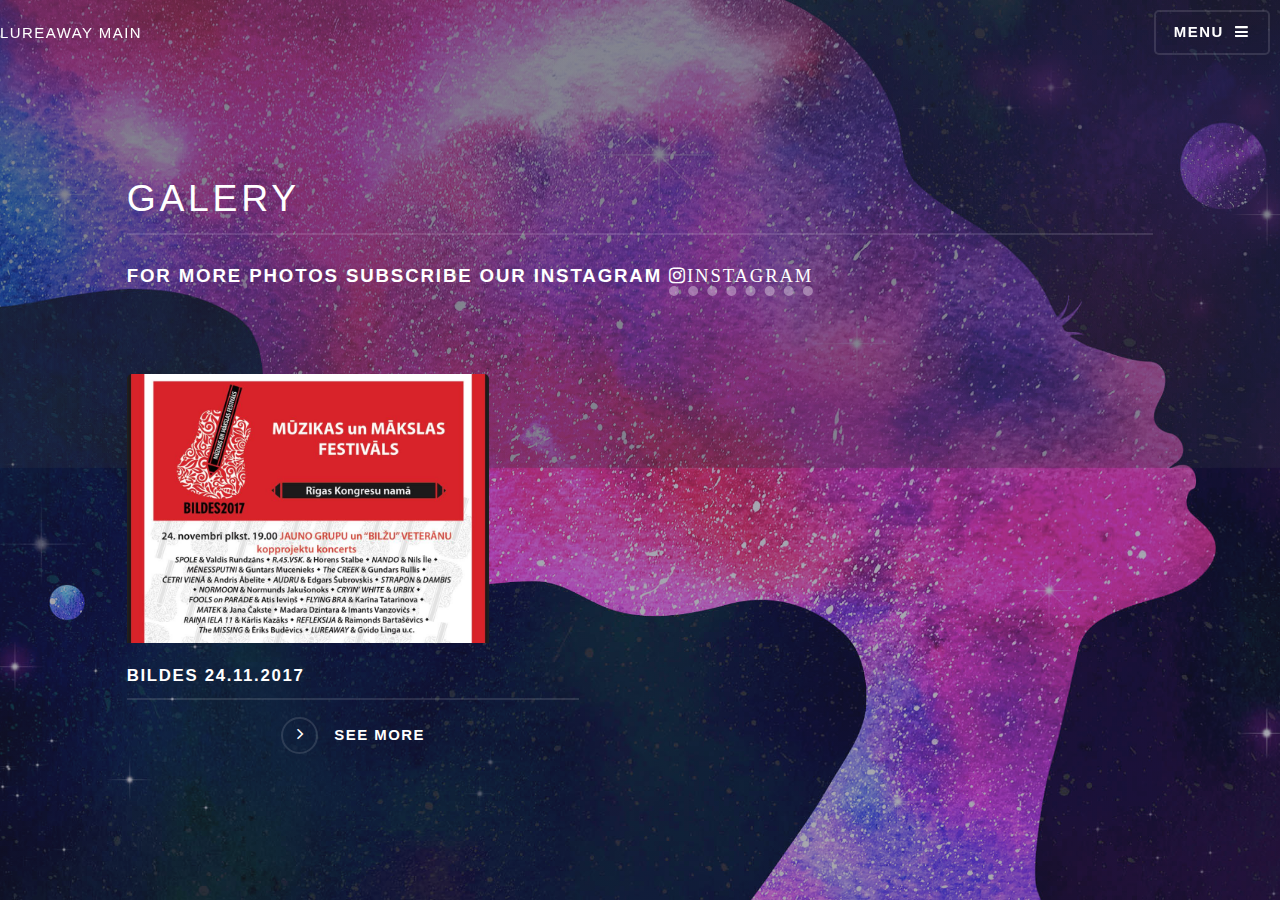
<file: galery.html>
<!DOCTYPE HTML>
<!--
	Solid State by HTML5 UP
	html5up.net | @ajlkn
	Free for personal and commercial use under the CCA 3.0 license (html5up.net/license)
-->
<html>
	<head>
		<title>Lureaway Galery</title>
		<meta charset="utf-8" />
		<meta name="viewport" content="width=device-width, initial-scale=1" />
		<!--[if lte IE 8]><script src="assets/js/ie/html5shiv.js"></script><![endif]-->
		<link rel="stylesheet" href="assets/css/main.css" />
		<!--[if lte IE 9]><link rel="stylesheet" href="assets/css/ie9.css" /><![endif]-->
		<!--[if lte IE 8]><link rel="stylesheet" href="assets/css/ie8.css" /><![endif]-->
	</head>
	<body>

		<!-- Page Wrapper -->
			<div id="page-wrapper">

				<!-- Header -->
					<header id="header">
						<h1><a href="index.html">Lureaway Main</a></h1>
						<nav>
							<a href="#menu">Menu</a>
						</nav>
					</header>

				<!-- Menu -->
					<nav id="menu">
						<div class="inner">
							<h2>Menu</h2>
							<ul class="links">
								<li><a href="index.html">Main</a></li>
								<li><a href="videos.html">Videos</a></li>
								<li><a href="discog.html">Discography</a></li>
								<li><a href="tours.html">Tours</a></li>
								<li><a href="https://lureaway.bigcartel.com/">Shop</a></li>
								<li><a href="generic.html">Members</a></li>
							</ul>
							<a href="#" class="close">Close</a>
						</div>
					</nav>

				<!-- Wrapper -->
					<section id="wrapper">
						<header>
							<div class="inner">
								<h2>Galery</h2>
								<p>For more photos subscribe our Instagram <a href="https://www.instagram.com/lureawayband/" class="fa fa-instagram"><span class="label">Instagram</span></a></p>
							</div>
						</header>

						<!-- Content -->
							<div class="wrapper">
								<div class="inner">
									<section class="features">
										<article>
											<a href="#" class="image"><img src="images/bildes.jpg" alt="" /></a>
											<h3 class="major">BILDES 24.11.2017</h3>
											<a href="#" class="special">See more</a>
										</article>
									</section>

								</div>
							</div>

					</section>



			</div>

		<!-- Scripts -->
			<script src="assets/js/skel.min.js"></script>
			<script src="assets/js/jquery.min.js"></script>
			<script src="assets/js/jquery.scrollex.min.js"></script>
			<script src="assets/js/util.js"></script>
			<!--[if lte IE 8]><script src="assets/js/ie/respond.min.js"></script><![endif]-->
			<script src="assets/js/main.js"></script>

	</body>
</html>
</file>
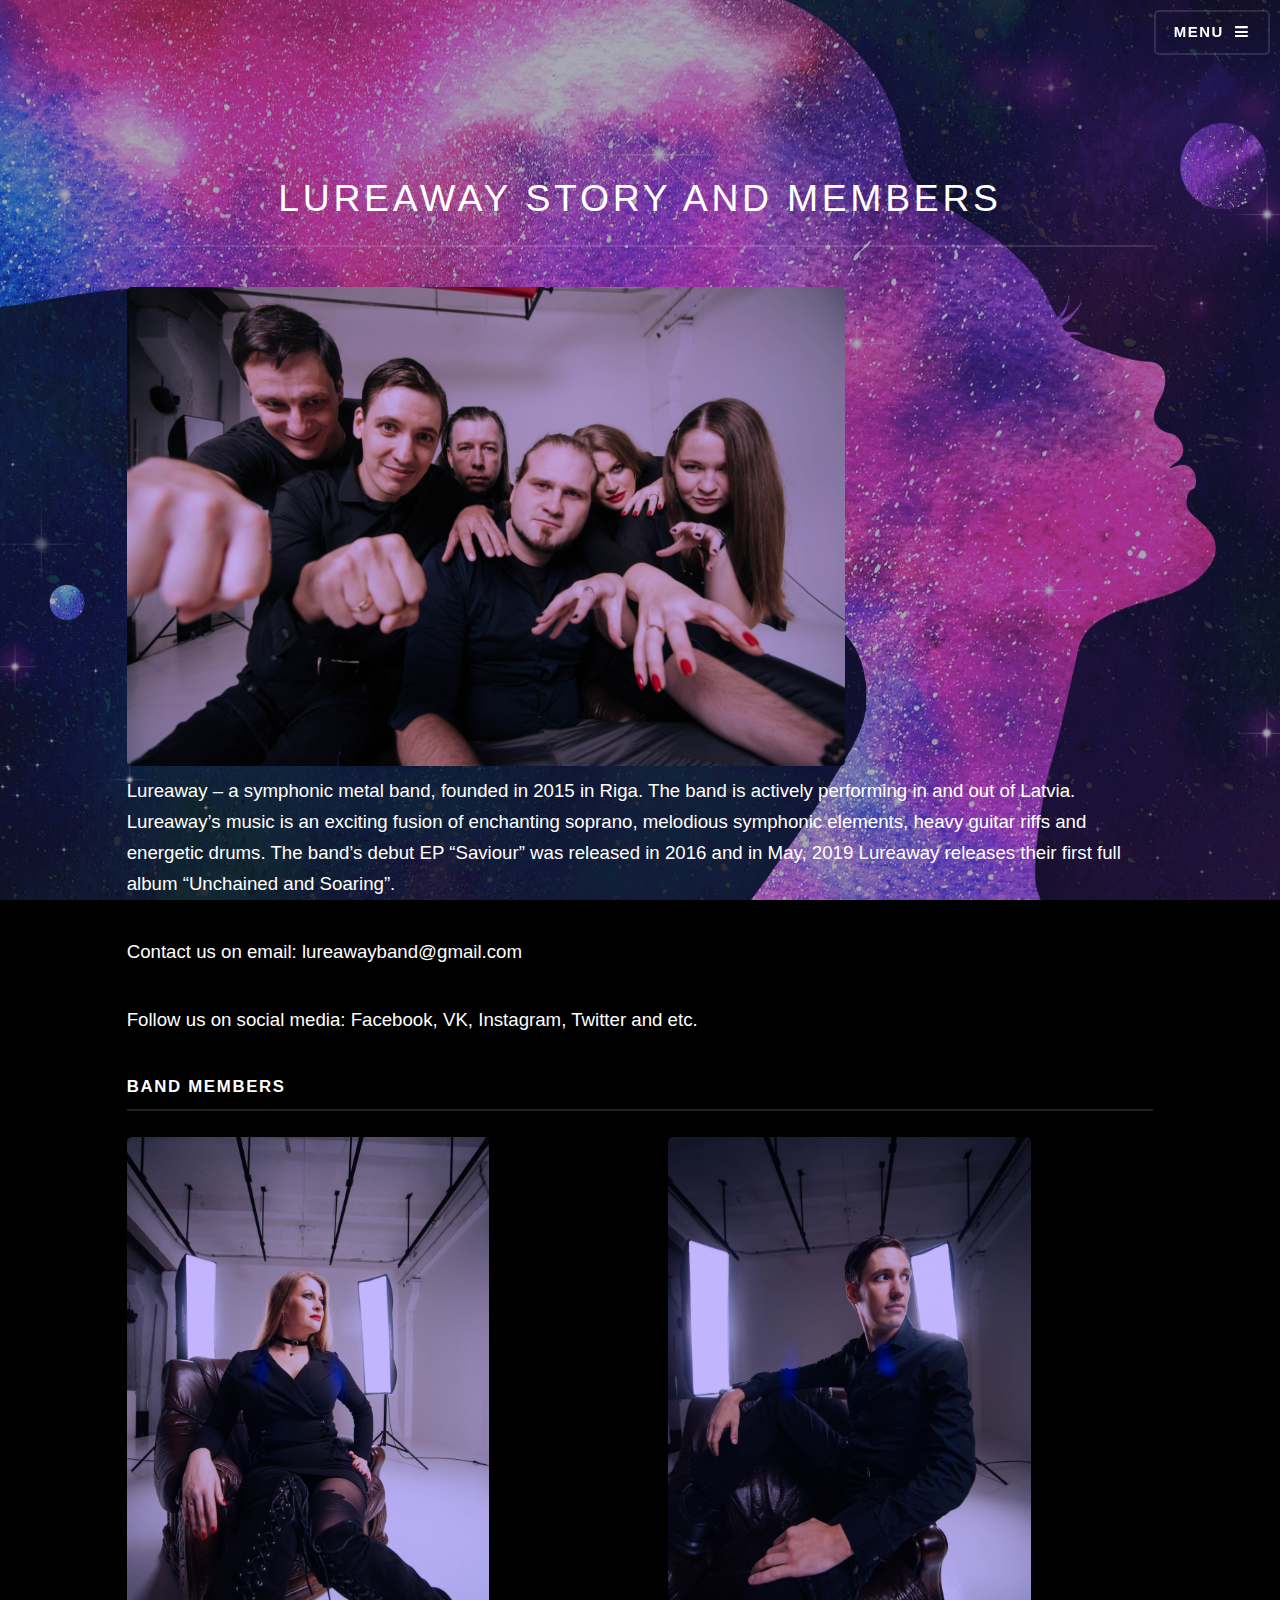
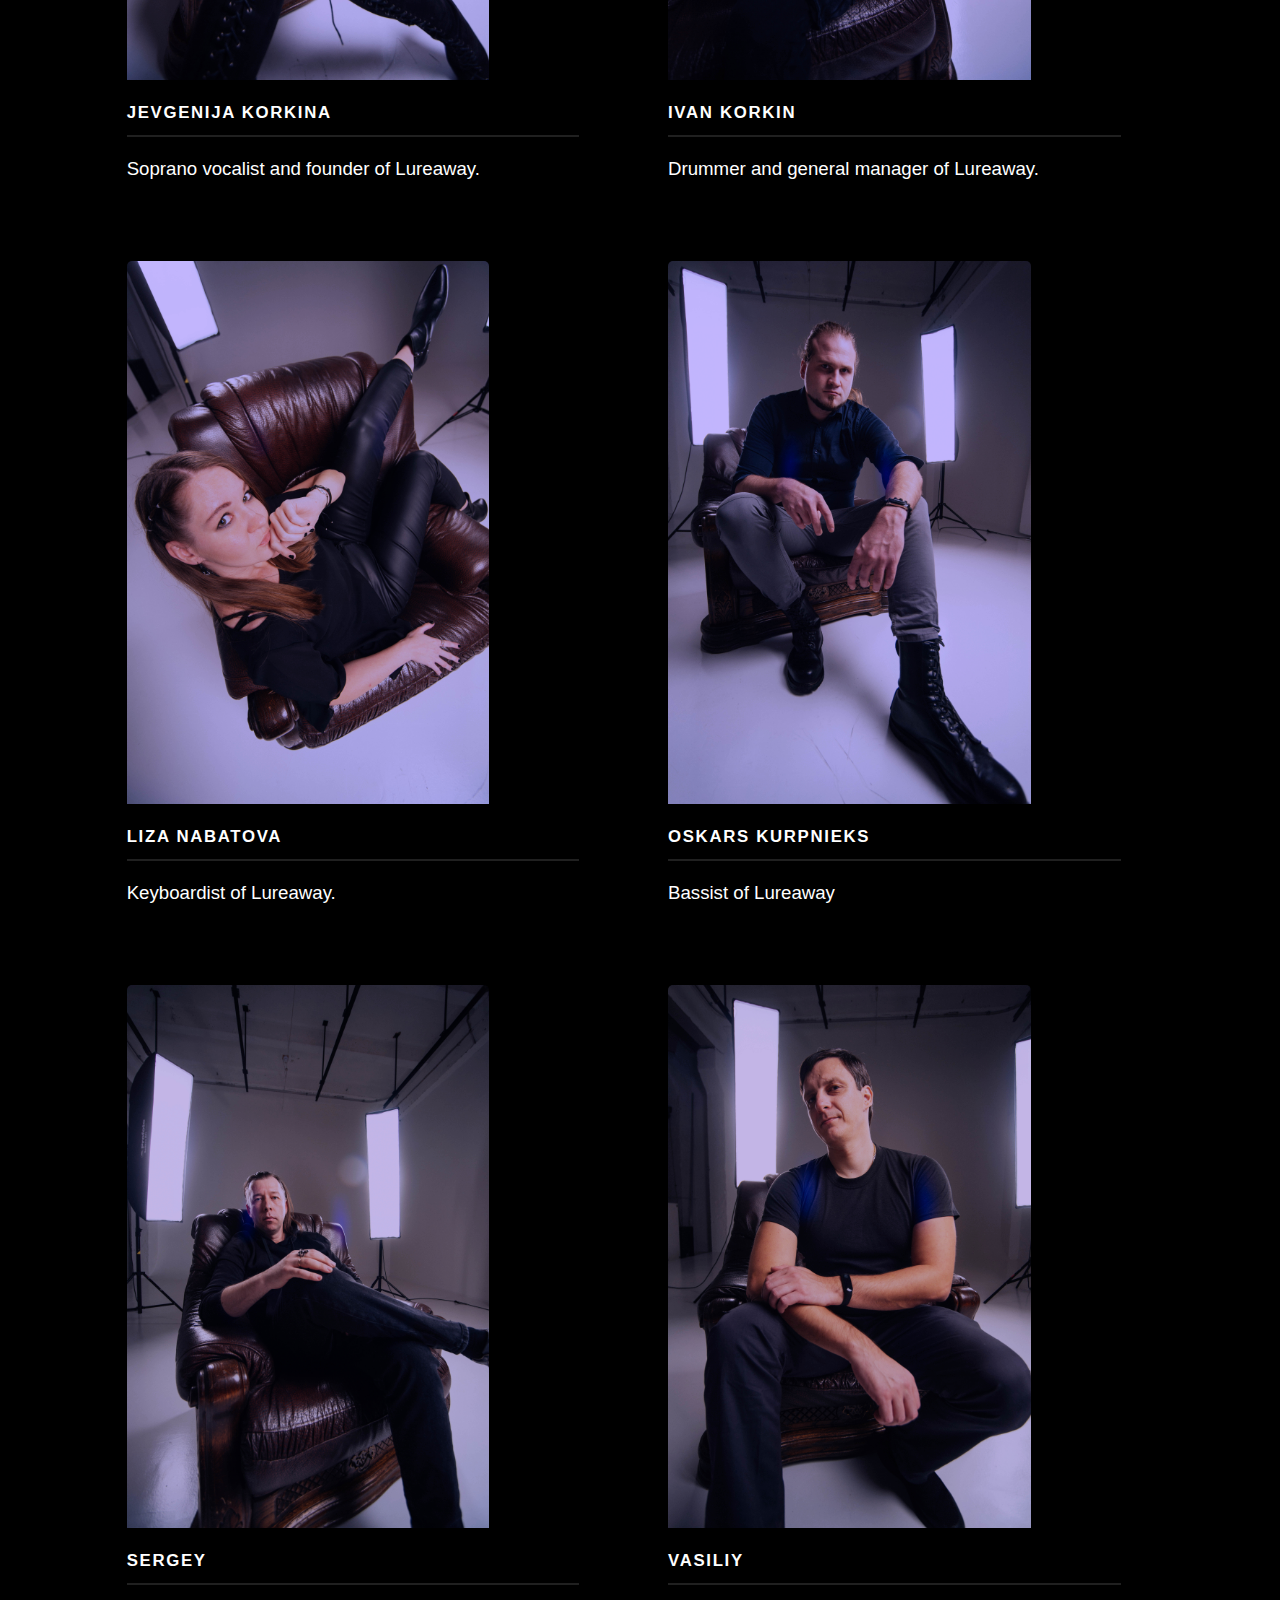
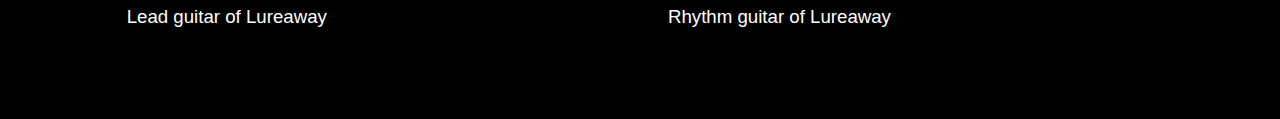
<file: generic.html>
<!DOCTYPE HTML>
<!--
	Solid State by HTML5 UP
	html5up.net | @ajlkn
	Free for personal and commercial use under the CCA 3.0 license (html5up.net/license)
-->
<html>
	<head>
		<title>Lureaway Story</title>
		<meta charset="utf-8" />
		<meta name="viewport" content="width=device-width, initial-scale=1" />
		<!--[if lte IE 8]><script src="assets/js/ie/html5shiv.js"></script><![endif]-->
		<link rel="stylesheet" href="assets/css/main.css" />
		<!--[if lte IE 9]><link rel="stylesheet" href="assets/css/ie9.css" /><![endif]-->
		<!--[if lte IE 8]><link rel="stylesheet" href="assets/css/ie8.css" /><![endif]-->
		<script async src="https://www.googletagmanager.com/gtag/js?id=UA-67981553-1"></script>
		<script>
			window.dataLayer = window.dataLayer || [];
			function gtag(){dataLayer.push(arguments);}
			gtag('js', new Date());

			gtag('config', 'UA-67981553-1');
		</script>		
	</head>
	<body>

		<!-- Page Wrapper -->
			<div id="page-wrapper">

				<!-- Header -->
					<header id="header">
						<!--<h1><a href="index.html">Lureaway Main</a></h1>-->
						<nav>
							<a href="#menu">Menu</a>
						</nav>
					</header>

				<!-- Menu -->
					<nav id="menu">
						<div class="inner">
							<h2>Menu</h2>
							<ul class="links">
								<li><a href="index.html">Main</a></li>
								<li><a href="news.html">News</a></li>
								<li><a href="videos.html">Videos</a></li>
								<li><a href="discog.html">Discography</a></li>
								<li><a href="tours.html">Events</a></li>
								<li><a href="https://lureaway.bigcartel.com/">Shop</a></li>							
								<li><a href="contacts.html">Contacts</a></li>
							</ul>
							<a href="#" class="close">Close</a>
						</div>
					</nav>

				<!-- Wrapper -->
					<section id="wrapper2">
						<header>

							<div class="inner">
								<h2>Lureaway Story and Members</h2>

							</div>

						</header>

						<!-- Content -->
							<div class="wrapper2">
								<div class="inner">
									<!--<h3 class="major">Lureaway Story</h3>-->
									<a href="#" class="image"><img src="images/all.jpg" width="70%" height="80%" alt="" /></a>
									<p>	Lureaway – a symphonic metal band, founded in 2015 in Riga. The band is actively performing in and out of Latvia. Lureaway’s music is an exciting fusion of enchanting soprano, melodious symphonic elements, heavy guitar riffs and energetic drums. The band’s debut EP “Saviour” was released in 2016 and in May, 2019 Lureaway releases their first full album “Unchained and Soaring”.</p>
										<p>Contact us on email: lureawayband@gmail.com</p>
										<p>Follow us on social media: Facebook, VK, Instagram, Twitter and etc.</p>
								</div>
							</div>
							<div class="wrapper">
								<div class="inner">
									<h3 class="major">Band Members</h3>
									<section class="features">
										<article>
											<a href="#" class="image"><img src="images/Jennique.jpg" alt="" /></a>
											<h3 class="major">Jevgenija Korkina</h3>
											<p>Soprano vocalist and founder of Lureaway.</p>
											<!--<a href="#" class="special">Read more</a>-->
										</article>
										<article>
											<a href="#" class="image"><img src="images/Vanja.jpg" alt="" /></a>
											<h3 class="major">Ivan Korkin</h3>
											<p>Drummer and general manager of Lureaway.</p>
											<!--<a href="#" class="special">Read more</a>-->
										</article>
										<article>
											<a href="#" class="image"><img src="images/Liza.jpg" alt="" /></a>
											<h3 class="major">Liza Nabatova</h3>
											<p>Keyboardist of Lureaway.</p>
											<!--<a href="#" class="special">Read more</a>-->
										</article>
										<article>
											<a href="#" class="image"><img src="images/Oskars.jpg" alt="" /></a>
											<h3 class="major">Oskars Kurpnieks</h3>
											<p>Bassist of Lureaway</p>
											<!--<a href="#" class="special">Read more</a>-->
										</article>
										<article>
							                <a href="#" class="image"><img src="images/Serega.jpg" alt="" /></a>
											<h3 class="major">Sergey</h3>
											<p>Lead guitar of Lureaway</p>
										</article>
										<article>
											<a href="#" class="image"><img src="images/Vasilij.jpg" alt="" /></a>
											<h3 class="major">Vasiliy</h3>
											<p>Rhythm guitar of Lureaway</p>
										</article>
										
										<!--<article>
											<a href="#" class="image"><img src="images/andrej.jpg" alt="" /></a>
											<h3 class="major">Andrejs</h3>
											<p>Guitarist.</p>
											<a href="#" class="special">Read more</a>
										</article>-->
									</section>

								</div>
							</div>

					</section>

				<!-- Footer 
					<section id="footer">
						<div class="inner">
							<h2 class="major">Get in touch</h2>
							<p>Cras mattis ante fermentum, malesuada neque vitae, eleifend erat. Phasellus non pulvinar erat. Fusce tincidunt, nisl eget mattis egestas, purus ipsum consequat orci, sit amet lobortis lorem lacus in tellus. Sed ac elementum arcu. Quisque placerat auctor laoreet.</p>
							<form method="post" action="#">
								<div class="field">
									<label for="name">Name</label>
									<input type="text" name="name" id="name" />
								</div>
								<div class="field">
									<label for="email">Email</label>
									<input type="email" name="email" id="email" />
								</div>
								<div class="field">
									<label for="message">Message</label>
									<textarea name="message" id="message" rows="4"></textarea>
								</div>
								<ul class="actions">
									<li><input type="submit" value="Send Message" /></li>
								</ul>
							</form>
							<ul class="contact">
								<li class="fa-home">
									Untitled Inc<br />
									1234 Somewhere Road Suite #2894<br />
									Nashville, TN 00000-0000
								</li>
								<li class="fa-phone">(000) 000-0000</li>
								<li class="fa-envelope"><a href="#">information@untitled.tld</a></li>
								<li class="fa-twitter"><a href="#">twitter.com/untitled-tld</a></li>
								<li class="fa-facebook"><a href="#">facebook.com/untitled-tld</a></li>
								<li class="fa-instagram"><a href="#">instagram.com/untitled-tld</a></li>
							</ul>
							<ul class="copyright">
								<li>&copy; Untitled Inc. All rights reserved.</li><li>Design: <a href="http://html5up.net">HTML5 UP</a></li>
							</ul>
						</div>
					</section>-->

			</div>

		<!-- Scripts -->
			<script src="assets/js/skel.min.js"></script>
			<script src="assets/js/jquery.min.js"></script>
			<script src="assets/js/jquery.scrollex.min.js"></script>
			<script src="assets/js/util.js"></script>
			<!--[if lte IE 8]><script src="assets/js/ie/respond.min.js"></script><![endif]-->
			<script src="assets/js/main.js"></script>

	</body>
</html>
</file>
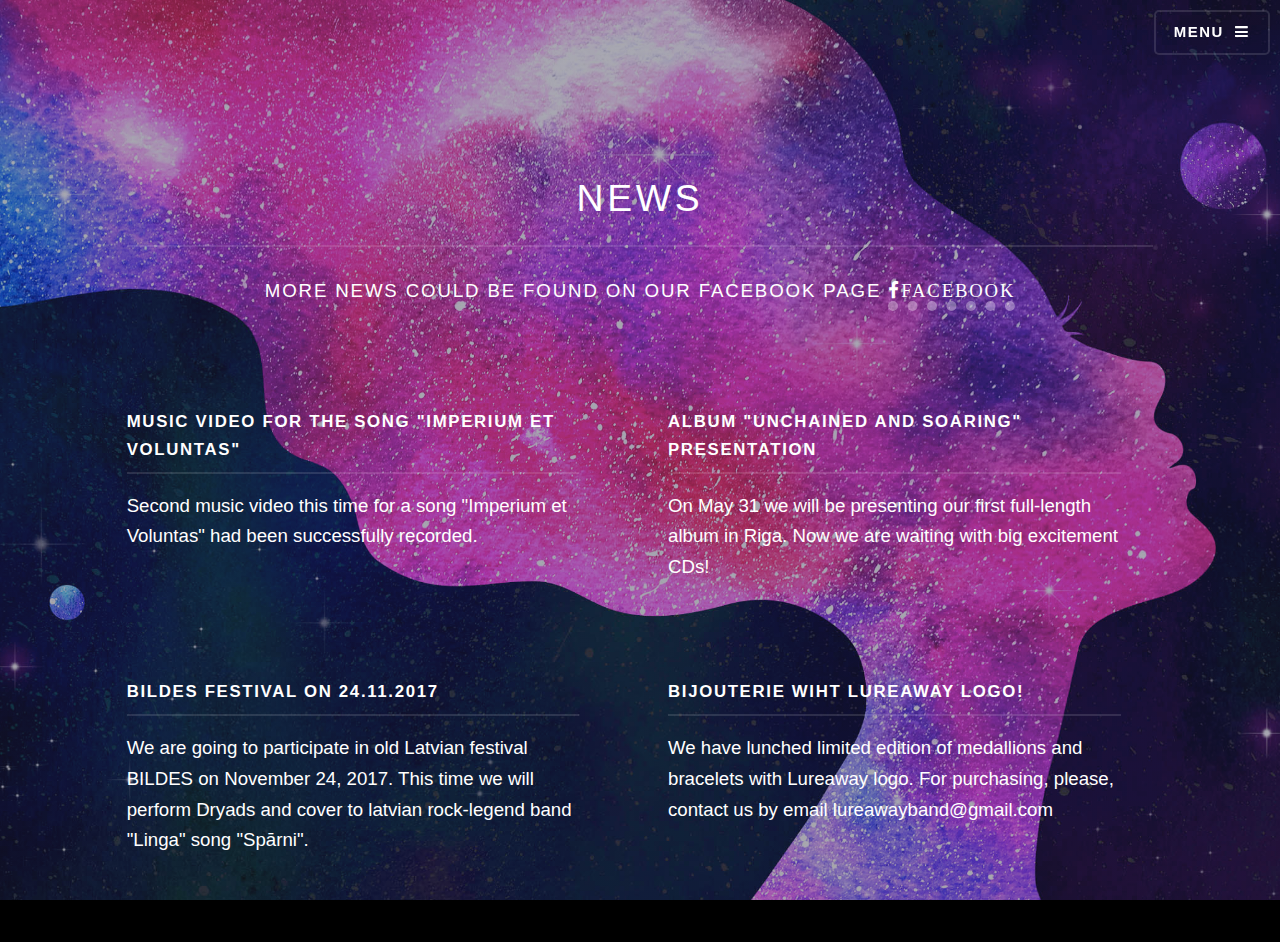
<file: news.html>
<!DOCTYPE HTML>
<!--
	Solid State by HTML5 UP
	html5up.net | @ajlkn
	Free for personal and commercial use under the CCA 3.0 license (html5up.net/license)
-->
<html>
	<head>
		<title>News</title>
		<meta charset="utf-8" />
		<meta name="viewport" content="width=device-width, initial-scale=1" />
		<!--[if lte IE 8]><script src="assets/js/ie/html5shiv.js"></script><![endif]-->
		<link rel="stylesheet" href="assets/css/main.css" />
		<!--[if lte IE 9]><link rel="stylesheet" href="assets/css/ie9.css" /><![endif]-->
		<!--[if lte IE 8]><link rel="stylesheet" href="assets/css/ie8.css" /><![endif]-->
		<script async src="https://www.googletagmanager.com/gtag/js?id=UA-67981553-1"></script>
		<script>
			window.dataLayer = window.dataLayer || [];
			function gtag(){dataLayer.push(arguments);}
			gtag('js', new Date());

			gtag('config', 'UA-67981553-1');
		</script>
	</head>
	<body>

		<!-- Page Wrapper -->	
			
			<div id="page-wrapper">

				<!-- Header -->
					<header id="header" class="alt">
						<!--<h1><a href="index.html">LUREAWAY Official</a></h1>-->
						<nav>
							<a href="#menu">Menu</a>
						</nav>
					</header>

				<!-- Menu -->
					<nav id="menu">
						<div class="inner">
							<h2>Menu</h2>
							<ul class="links">
								<li><a href="index.html">Main</a></li>
								<li><a href="videos.html">Videos</a></li>
								<li><a href="discog.html">Discography</a></li>
								<li><a href="tours.html">Events</a></li>
								<li><a href="https://lureaway.bigcartel.com/">Shop</a></li>
								<li><a href="generic.html">Members</a></li>								
								<li><a href="contacts.html">Contacts</a></li>
							</ul>
							<a href="#" class="close">Close</a>
						</div>
					</nav>

				<!-- Wrapper -->
					<section id="wrapper2">
						<header>
							<div class="inner">
								<h2>News</h2>
								<p style="font-family:arial">More news could be found on our facebook page <a href="https://www.facebook.com/lureaway/" class="fa fa-facebook"><span class="label">Facebook</span></a></p>
							</div>
						</header>

						<!-- Content -->
							<div class="wrapper">
								<div class="inner">
									<section class="features">
										<article>
											<h3 class="major">Music video for the song "Imperium et Voluntas"</h3>
											<p>Second music video this time for a song "Imperium et Voluntas" had been successfully recorded.</p>										
										</article>
										<article>
											<h3 class="major">Album "Unchained and Soaring" presentation</h3>
											<p>On May 31 we will be presenting our first full-length album in Riga. Now we are waiting with big excitement CDs!</p>										
										</article>
										<article>
											<h3 class="major">BILDES festival on 24.11.2017</h3>
											<p>We are going to participate in old Latvian festival BILDES on November 24, 2017. This time we will perform Dryads and cover to latvian rock-legend band "Linga" song "Spārni".</p>										
										</article>
										<article>
											<h3 class="major">Bijouterie wiht Lureaway logo!</h3>
											<p>We have lunched limited edition of medallions and bracelets with Lureaway logo. For purchasing, please, contact us by email lureawayband@gmail.com </p>					
										</article>
									</section>
								</div>
							</div>
					</section>
				<!-- Footer 
					<section id="footer">
						<div class="inner">
							<h2 class="major">Get in touch</h2>
							<p>Cras mattis ante fermentum, malesuada neque vitae, eleifend erat. Phasellus non pulvinar erat. Fusce tincidunt, nisl eget mattis egestas, purus ipsum consequat orci, sit amet lobortis lorem lacus in tellus. Sed ac elementum arcu. Quisque placerat auctor laoreet.</p>
							<form method="post" action="#">
								<div class="field">
									<label for="name">Name</label>
									<input type="text" name="name" id="name" />
								</div>
								<div class="field">
									<label for="email">Email</label>
									<input type="email" name="email" id="email" />
								</div>
								<div class="field">
									<label for="message">Message</label>
									<textarea name="message" id="message" rows="4"></textarea>
								</div>
								<ul class="actions">
									<li><input type="submit" value="Send Message" /></li>
								</ul>
							</form>
							<ul class="contact">
								<li class="fa-home">
									Untitled Inc<br />
									1234 Somewhere Road Suite #2894<br />
									Nashville, TN 00000-0000
								</li>
								<li class="fa-phone">(000) 000-0000</li>
								<li class="fa-envelope"><a href="#">information@untitled.tld</a></li>
								<li class="fa-twitter"><a href="#">twitter.com/untitled-tld</a></li>
								<li class="fa-facebook"><a href="#">facebook.com/untitled-tld</a></li>
								<li class="fa-instagram"><a href="#">instagram.com/untitled-tld</a></li>
							</ul>
							<ul class="copyright">
								<li>&copy; Untitled Inc. All rights reserved.</li><li>Design: <a href="http://html5up.net">HTML5 UP</a></li>
							</ul>
						</div>
					</section>-->

			</div>

		<!-- Scripts -->
			<script src="assets/js/skel.min.js"></script>
			<script src="assets/js/jquery.min.js"></script>
			<script src="assets/js/jquery.scrollex.min.js"></script>
			<script src="assets/js/util.js"></script>
			<!--[if lte IE 8]><script src="assets/js/ie/respond.min.js"></script><![endif]-->
			<script src="assets/js/main.js"></script>

	</body>
</html>
</file>
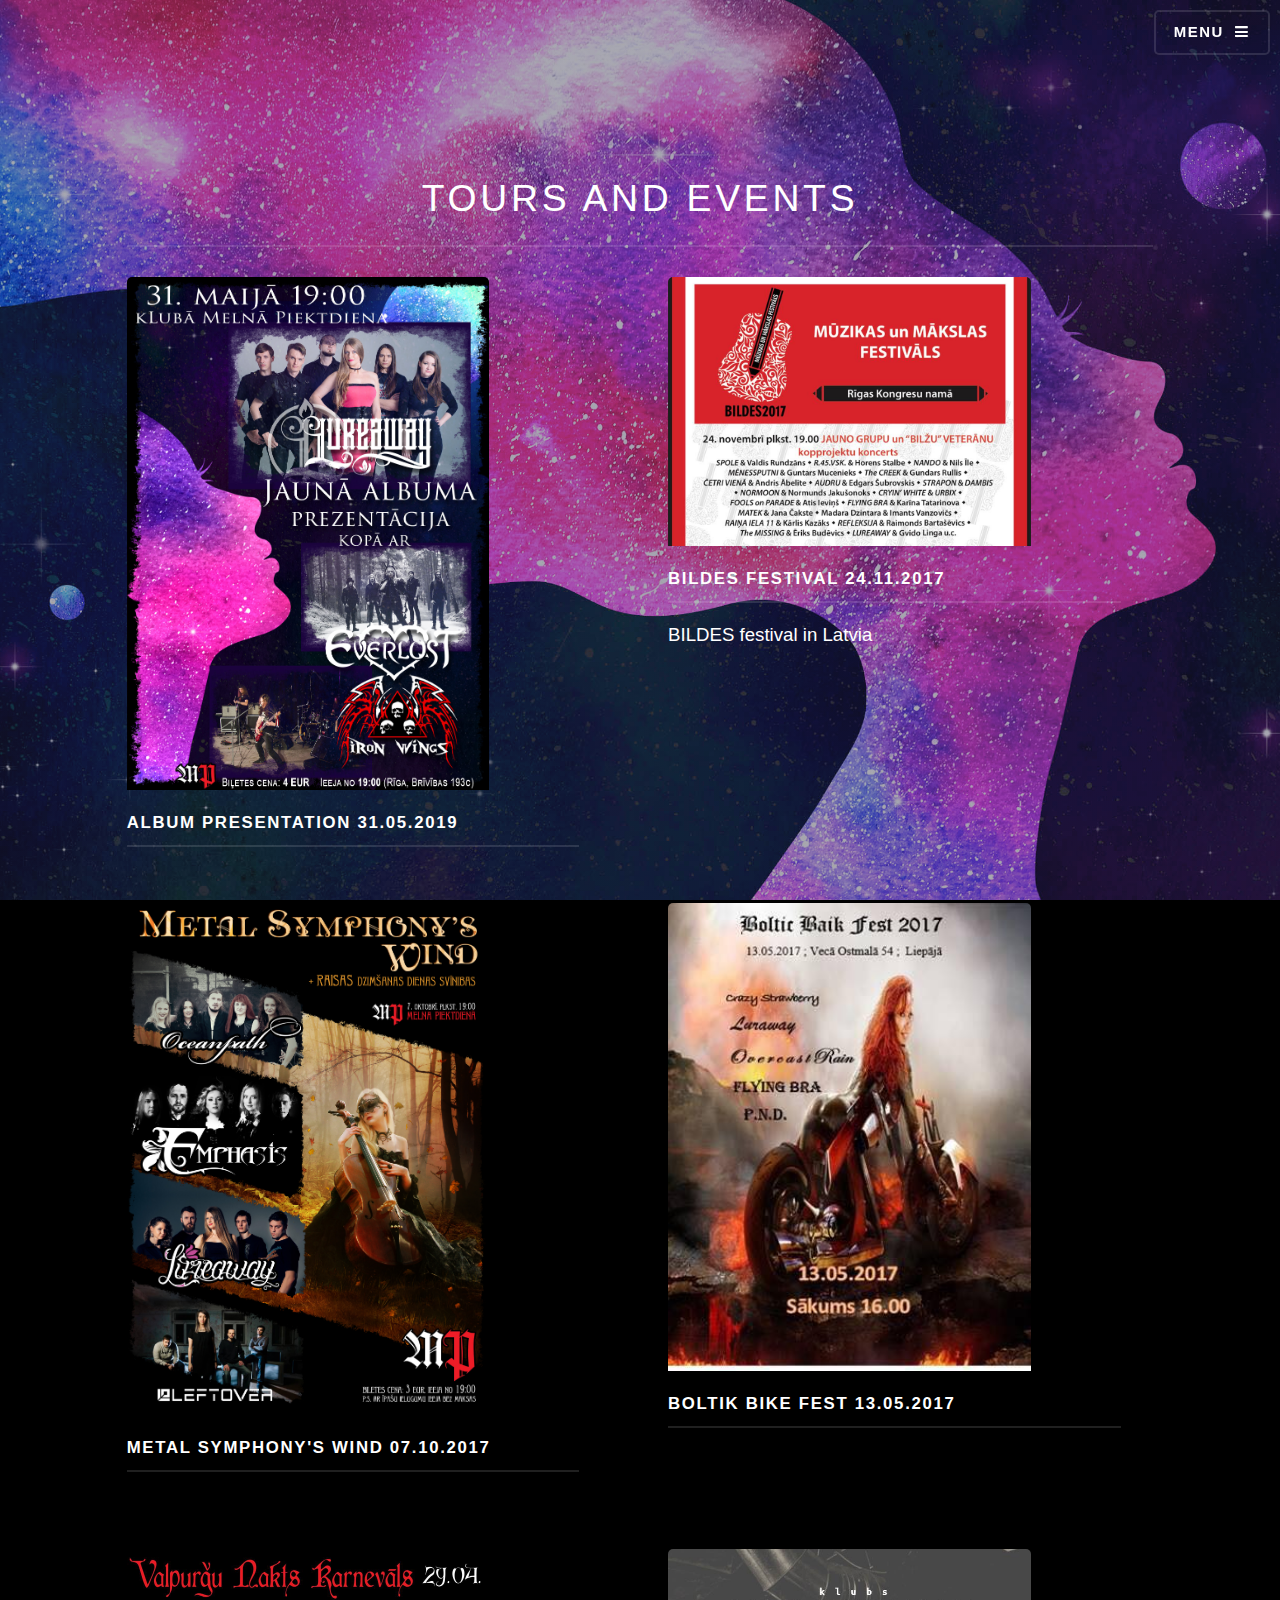
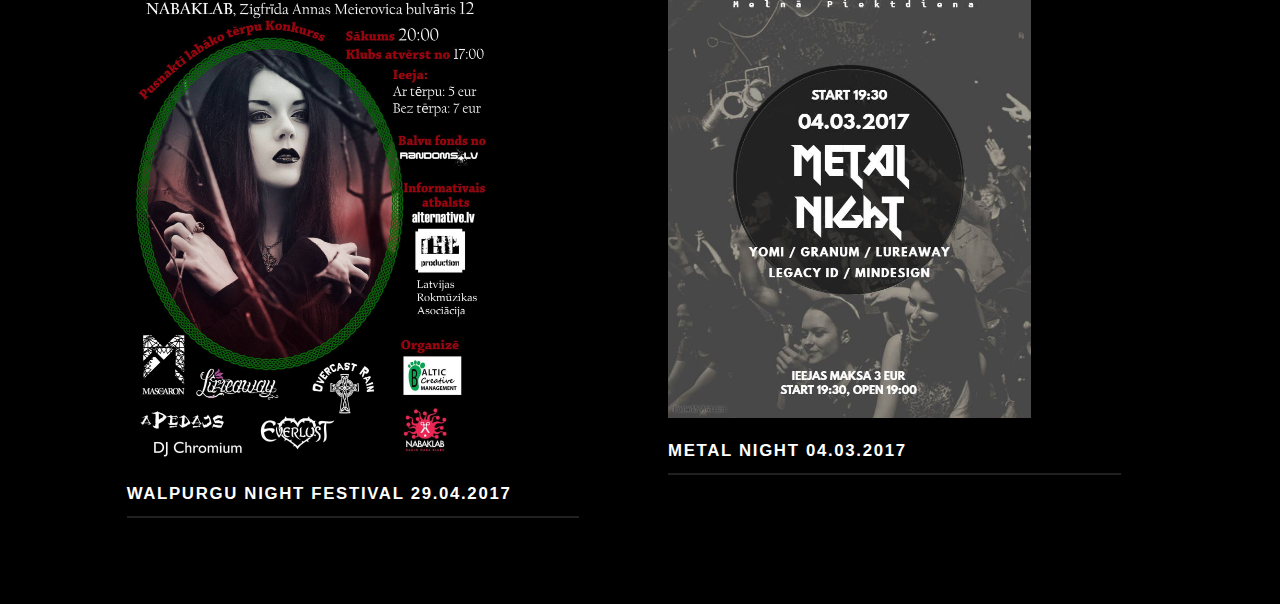
<file: tours.html>
<!DOCTYPE HTML>
<!--
	Solid State by HTML5 UP
	html5up.net | @ajlkn
	Free for personal and commercial use under the CCA 3.0 license (html5up.net/license)
-->
<html>
	<head>
		<title>Events</title>
		<meta charset="utf-8" />
		<meta name="viewport" content="width=device-width, initial-scale=1" />
		<!--[if lte IE 8]><script src="assets/js/ie/html5shiv.js"></script><![endif]-->
		<link rel="stylesheet" href="assets/css/main.css" />
		<!--[if lte IE 9]><link rel="stylesheet" href="assets/css/ie9.css" /><![endif]-->
		<!--[if lte IE 8]><link rel="stylesheet" href="assets/css/ie8.css" /><![endif]-->
		<script async src="https://www.googletagmanager.com/gtag/js?id=UA-67981553-1"></script>
		<script>
			window.dataLayer = window.dataLayer || [];
			function gtag(){dataLayer.push(arguments);}
			gtag('js', new Date());

			gtag('config', 'UA-67981553-1');
		</script>		
	</head>
	<body>

		<!-- Page Wrapper -->
			<div id="page-wrapper">

				<!-- Header -->
					<header id="header">
						<!--<h1><a href="index.html">Lureaway Main</a></h1>-->
						<nav>
							<a href="#menu">Menu</a>
						</nav>
					</header>

				<!-- Menu -->
					<nav id="menu">
						<div class="inner">
							<h2>Menu</h2>
							<ul class="links">
								<li><a href="index.html">Main</a></li>
								<li><a href="news.html">News</a></li>
								<li><a href="videos.html">Videos</a></li>
								<li><a href="discog.html">Discography</a></li>
								<li><a href="https://lureaway.bigcartel.com/">Shop</a></li>
								<li><a href="generic.html">Members</a></li>								
								<li><a href="contacts.html">Contacts</a></li>
							</ul>
							<a href="#" class="close">Close</a>
						</div>
					</nav>

				<!-- Wrapper -->
					<section id="wrapper2">
						<header>
							<div class="inner">
								<h2>Tours and Events</h2>
								<!--<p>Phasellus non pulvinar erat. Fusce tincidunt nisl eget ipsum.</p>-->
							</div>
						</header>

						<!-- Content -->
							<div class="wrapper">
								<div class="inner">
									<section class="features">
										<article>
											<a href="#" class="image"><img src="images/MP_31_05_2019_poster.jpg" alt="" /></a>
											<h3 class="major">Album presentation 31.05.2019</h3>
										</article>
										<article>
											<a href="#" class="image"><img src="images/bildes.jpg" alt="" /></a>
											<h3 class="major">BILDES festival 24.11.2017</h3>
											<p>BILDES festival in Latvia</p>
										</article>
										<article>
											<a href="#" class="image"><img src="images/metalwind.jpg" alt="" /></a>
											<h3 class="major">Metal Symphony's Wind 07.10.2017</h3>
											<p></p>
										</article>
										<article>
											<a href="#" class="image"><img src="images/boltik.jpg" alt="" /></a>
											<h3 class="major">Boltik Bike fest 13.05.2017</h3>
											<p></p>
										</article>
										<article>
											<a href="#" class="image"><img src="images/walpurgu.jpg" alt="" /></a>
											<h3 class="major">Walpurgu Night festival 29.04.2017</h3>
											<p></p>
										</article>
										<article>
											<a href="#" class="image"><img src="images/metalnight.jpg" alt="" /></a>
											<h3 class="major">Metal Night 04.03.2017</h3>
											<p></p>
										</article>
									</section>

								</div>
							</div>

					</section>

				<!-- Footer 
					<section id="footer">
						<div class="inner">
							<h2 class="major">Get in touch</h2>
							<p>Cras mattis ante fermentum, malesuada neque vitae, eleifend erat. Phasellus non pulvinar erat. Fusce tincidunt, nisl eget mattis egestas, purus ipsum consequat orci, sit amet lobortis lorem lacus in tellus. Sed ac elementum arcu. Quisque placerat auctor laoreet.</p>
							<form method="post" action="#">
								<div class="field">
									<label for="name">Name</label>
									<input type="text" name="name" id="name" />
								</div>
								<div class="field">
									<label for="email">Email</label>
									<input type="email" name="email" id="email" />
								</div>
								<div class="field">
									<label for="message">Message</label>
									<textarea name="message" id="message" rows="4"></textarea>
								</div>
								<ul class="actions">
									<li><input type="submit" value="Send Message" /></li>
								</ul>
							</form>
							<ul class="contact">
								<li class="fa-home">
									Untitled Inc<br />
									1234 Somewhere Road Suite #2894<br />
									Nashville, TN 00000-0000
								</li>
								<li class="fa-phone">(000) 000-0000</li>
								<li class="fa-envelope"><a href="#">information@untitled.tld</a></li>
								<li class="fa-twitter"><a href="#">twitter.com/untitled-tld</a></li>
								<li class="fa-facebook"><a href="#">facebook.com/untitled-tld</a></li>
								<li class="fa-instagram"><a href="#">instagram.com/untitled-tld</a></li>
							</ul>
							<ul class="copyright">
								<li>&copy; Untitled Inc. All rights reserved.</li><li>Design: <a href="http://html5up.net">HTML5 UP</a></li>
							</ul>
						</div>
					</section>-->

			</div>

		<!-- Scripts -->
			<script src="assets/js/skel.min.js"></script>
			<script src="assets/js/jquery.min.js"></script>
			<script src="assets/js/jquery.scrollex.min.js"></script>
			<script src="assets/js/util.js"></script>
			<!--[if lte IE 8]><script src="assets/js/ie/respond.min.js"></script><![endif]-->
			<script src="assets/js/main.js"></script>

	</body>
</html>
</file>
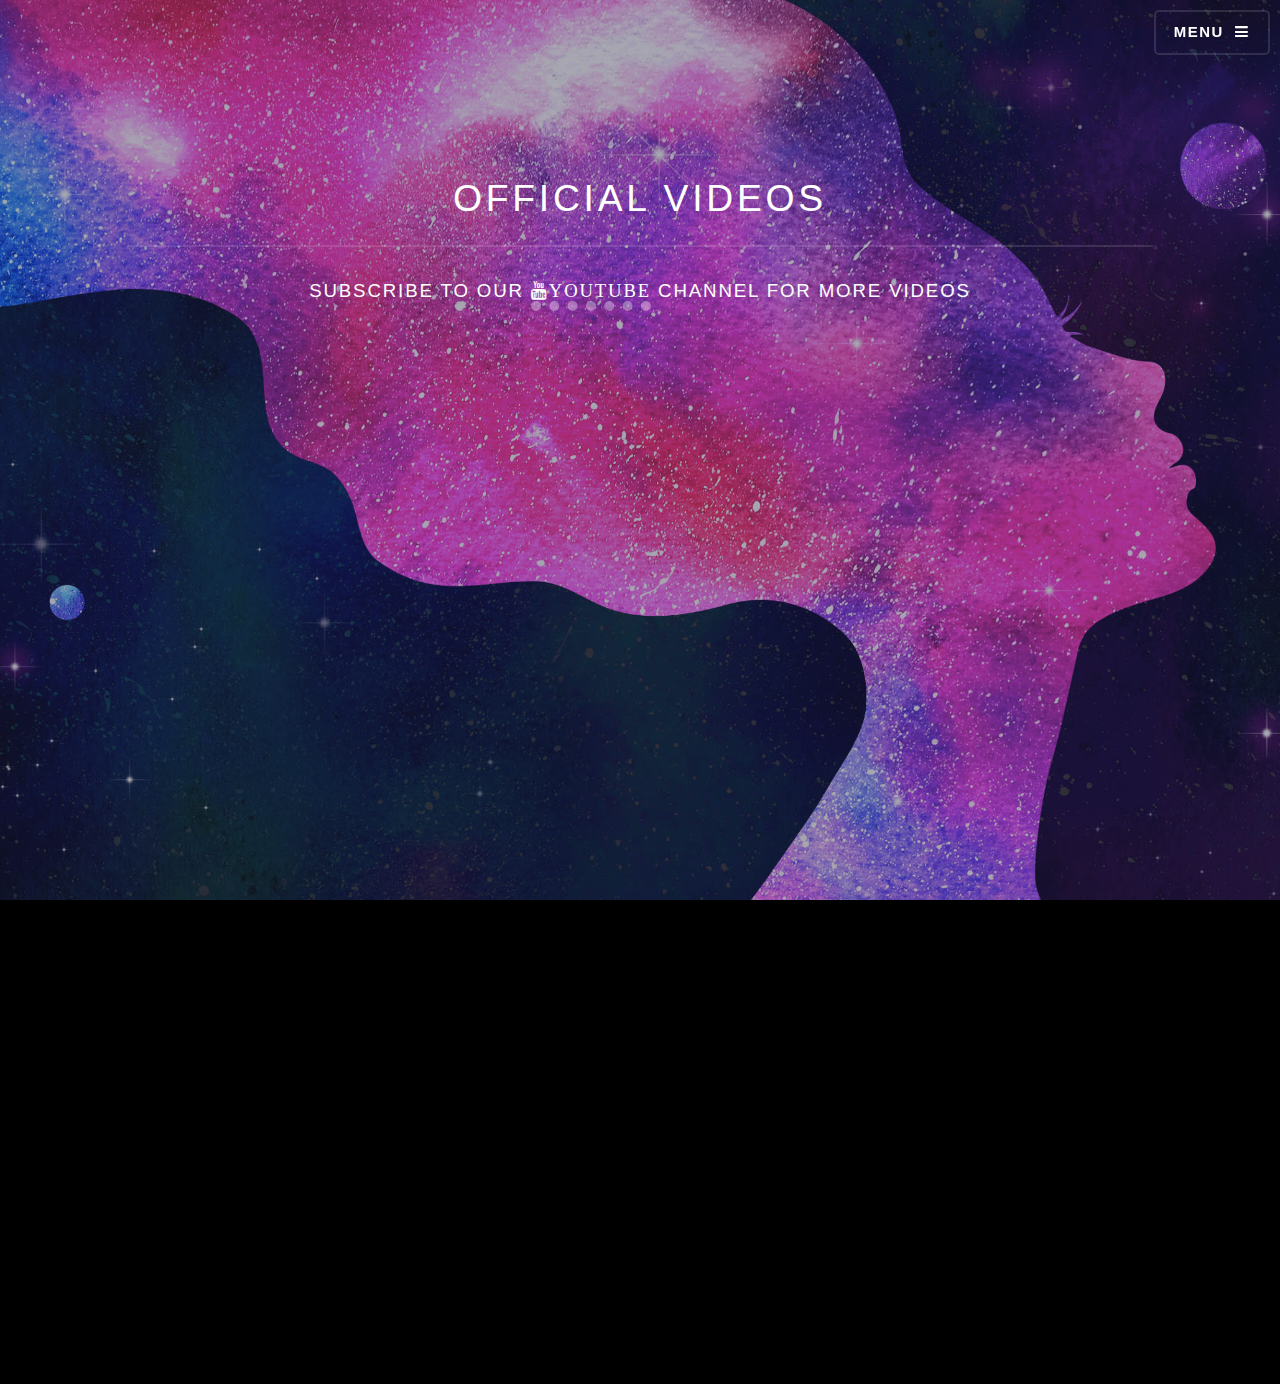
<file: videos.html>
<!DOCTYPE HTML>
<!--
	Solid State by HTML5 UP
	html5up.net | @ajlkn
	Free for personal and commercial use under the CCA 3.0 license (html5up.net/license)
-->
<html>
	<head>
		<title>Lureaway Official Videos</title>
		<meta charset="utf-8" />
		<meta name="viewport" content="width=device-width, initial-scale=1" />
		<!--[if lte IE 8]><script src="assets/js/ie/html5shiv.js"></script><![endif]-->
		<link rel="stylesheet" href="assets/css/main.css" />
		<!--[if lte IE 9]><link rel="stylesheet" href="assets/css/ie9.css" /><![endif]-->
		<!--[if lte IE 8]><link rel="stylesheet" href="assets/css/ie8.css" /><![endif]-->
		<script async src="https://www.googletagmanager.com/gtag/js?id=UA-67981553-1"></script>
		<script>
			window.dataLayer = window.dataLayer || [];
			function gtag(){dataLayer.push(arguments);}
			gtag('js', new Date());

			gtag('config', 'UA-67981553-1');
		</script>		
	</head>
	<body>

		<!-- Page Wrapper -->
			<div id="page-wrapper">

				<!-- Header -->
					<header id="header">
						<!--<h1><a href="index.html">Lureaway Main</a></h1>-->
						<nav>
							<a href="#menu">Menu</a>
						</nav>
					</header>

				<!-- Menu -->
					<nav id="menu">
						<div class="inner">
							<h2>Menu</h2>
							<ul class="links">
								<li><a href="index.html">Main</a></li>
								<li><a href="news.html">News</a></li>
								<li><a href="discog.html">Discography</a></li>
								<li><a href="tours.html">Events</a></li>
								<li><a href="https://lureaway.bigcartel.com/">Shop</a></li>
								<li><a href="generic.html">Members</a></li>								
								<li><a href="contacts.html">Contacts</a></li>
							</ul>
							<a href="#" class="close">Close</a>
						</div>
					</nav>

				<!-- Wrapper -->
					<section id="wrapper2">
						<header>
							<div class="inner">
								<h2>Official Videos</h2>
								<p style="font-family:arial">Subscribe to our <a href="https://www.youtube.com/channel/UCZGuPzqEf8W83sFQl5NorQA" class="fa fa-youtube"><span class="label">Youtube</span></a> channel for more videos</p>
							</div>
						</header>

						<!-- Content -->
							<div class="wrapper">
								<div class="inner">
									<section class="features">
									<article>
											<a href="#" class="image"> <iframe width="500" height="425" src="https://www.youtube.com/embed/p3TlF2YoubY"></iframe></a>										
									</article>
									<article>
											<a href="#" class="image"> <iframe width="500" height="425" src="https://www.youtube.com/embed/kf-mBPs4n-o"></iframe></a>											
									</article>
									<article>									
											<a href="#" class="image"> <iframe width="500" height="425" src="https://youtube.com/embed/lagz9sGSb80"></iframe></a> 											
									</article>
									<article>									
											<a href="#" class="image"> <iframe width="500" height="425" src="https://youtube.com/embed/SFRvTNX6MVk"></iframe></a> 											
									</article>									
									</section>

								</div>

							</div>

					</section>
			</div>

		<!-- Scripts -->
			<script src="assets/js/skel.min.js"></script>
			<script src="assets/js/jquery.min.js"></script>
			<script src="assets/js/jquery.scrollex.min.js"></script>
			<script src="assets/js/util.js"></script>
			<!--[if lte IE 8]><script src="assets/js/ie/respond.min.js"></script><![endif]-->
			<script src="assets/js/main.js"></script>

	</body>
</html>
</file>
<file: assets/css/ie9.css>
/*
	Solid State by HTML5 UP
	html5up.net | @ajlkn
	Free for personal and commercial use under the CCA 3.0 license (html5up.net/license)
*/

/* Basic */

	body {
		background-color: #2e3141;
		background-image: url("../../images/bg.jpg");
		background-size: cover;
		background-attachment: fixed;
		background-position: center;
	}

		body:before {
			background: rgba(46, 49, 65, 0.8);
			content: '';
			display: block;
			height: 100%;
			left: 0;
			position: fixed;
			top: 0;
			width: 100%;
		}

		body > * {
			position: relative;
			z-index: 1;
		}

/* Features */

	.features article {
		display: inline-block;
		width: 45%;
	}

/* Menu */

	#menu .inner {
		margin: 4em auto;
	}

/* Wrapper */

	#wrapper > header {
		background: none !important;
	}

	.wrapper.spotlight .inner {
		text-align: left !important;
	}

	.wrapper.spotlight .image {
		display: inline-block;
		margin: 0 3em 2em 0 !important;
		vertical-align: middle;
		width: 24%;
	}

	.wrapper.spotlight .content {
		display: inline-block;
		vertical-align: middle;
		width: 70%;
	}

/* Banner */

	#banner {
		background: none !important;
	}

/* Footer */

	#footer {
		background: none !important;
	}

		#footer .inner form {
			display: inline-block;
			width: 45%;
		}

		#footer .inner .contact {
			display: inline-block;
			width: 45%;
		}
</file>
<file: assets/css/ie8.css>
/*
	Solid State by HTML5 UP
	html5up.net | @ajlkn
	Free for personal and commercial use under the CCA 3.0 license (html5up.net/license)
*/

/* Basic */

	body {
		-ms-behavior: url("assets/js/backgroundsize.min.htc");
	}

/* Type */

	h1.major, h2.major, h3.major, h4.major, h5.major, h6.major {
		border-bottom: solid 2px #ffffff;
	}

	blockquote {
		border-left: solid 4px #ffffff;
	}

	code {
		border: solid 2px #ffffff;
	}

	hr {
		border-bottom: solid 2px #ffffff;
	}

/* Button */

	input[type="submit"],
	input[type="reset"],
	input[type="button"],
	button,
	.button {
		position: relative;
		-ms-behavior: url("assets/js/ie/PIE.htc");
		border: solid 2px #ffffff;
	}

		input[type="submit"].special,
		input[type="reset"].special,
		input[type="button"].special,
		button.special,
		.button.special {
			border: 0;
		}

/* Form */

	input[type="text"],
	input[type="password"],
	input[type="email"],
	input[type="tel"],
	select,
	textarea {
		position: relative;
		-ms-behavior: url("assets/js/ie/PIE.htc");
		background: transparent;
		border: solid 2px #ffffff;
	}

/* Table */

	table tbody tr {
		border: solid 1px #ffffff;
		border-left: 0;
		border-right: 0;
	}

	table.alt tbody tr td {
		border: solid 1px #ffffff;
		border-left-width: 0;
		border-top-width: 0;
	}

		table.alt tbody tr td:first-child {
			border-left-width: 1px;
		}

	table.alt tbody tr:first-child td {
		border-top-width: 1px;
	}

	table.alt thead {
		border-bottom: 0;
	}

	table.alt tfoot {
		border-top: 0;
	}

/* Features */

	.features article {
		-ms-behavior: url("assets/js/ie/PIE.htc");
		position: relative;
		width: 44%;
	}

		.features article .image {
			margin-top: 0;
			margin-left: 0;
			width: 100%;
		}

/* Menu */

	#menu {
		background: #2e3141;
	}

		#menu h2 {
			border-bottom: solid 2px #ffffff;
		}

/* Header */

	#header {
		background-color: #353849;
	}

/* Wrapper */

	.wrapper {
		margin: 0;
	}

		.wrapper:before, .wrapper:after {
			display: none;
		}

		.wrapper.spotlight .image {
			-ms-behavior: url("assets/js/ie/PIE.htc");
		}

			.wrapper.spotlight .image img {
				position: relative;
				-ms-behavior: url("assets/js/ie/PIE.htc");
			}

/* Banner */

	#banner .logo .icon {
		border: solid 2px #ffffff;
		-ms-behavior: url("assets/js/ie/PIE.htc");
	}

	#banner h2 {
		border-bottom: solid 2px #ffffff;
	}

/* Footer */

	#footer .inner .copyright {
		border-top: solid 2px #ffffff;
	}

		#footer .inner .copyright li {
			border-left: solid 2px #ffffff;
		}
</file>
<file: assets/css/main.css>
@import url(font-awesome.min.css);
@import url("https://fonts.googleapis.com/css?family=Raleway:200,700|Source+Sans+Pro:300,600,300italic,600italic");

/*
	Solid State by HTML5 UP
	html5up.net | @ajlkn
	Free for personal and commercial use under the CCA 3.0 license (html5up.net/license)
*/

/* Reset */

	html, body, div, span, applet, object, iframe, h1, h2, h3, h4, h5, h6, p, blockquote, pre, a, abbr, acronym, address, big, cite, code, del, dfn, em, img, ins, kbd, q, s, samp, small, strike, strong, sub, sup, tt, var, b, u, i, center, dl, dt, dd, ol, ul, li, fieldset, form, label, legend, table, caption, tbody, tfoot, thead, tr, th, td, article, article2, aside, canvas, details, embed, figure, figcaption, footer, header, hgroup, menu, nav, output, ruby, section, summary, time, mark, audio, video {
		margin: 0;
		padding: 0;
		border: 0;
		font-size: 100%;
		font: inherit;
		vertical-align: baseline;
	}

	article, article2, aside, details, figcaption, figure, footer, header, hgroup, menu, nav, section {
		display: block;
	}

	body {
		line-height: 1;
	}

	
	ol, ul {
				list-style-type: none;
				display: inline-block;
				text-align: center;
				position: relative;
				height: 100%;
		left: 0;
		top: 0;
		width: 100%;
	}

	blockquote, q {
		quotes: none;
	}

	blockquote:before, blockquote:after, q:before, q:after {
		content: '';
		content: none;
	}

	table {
		border-collapse: collapse;
		border-spacing: 0;
	}

	body {
		-webkit-text-size-adjust: none;
	}

	
/* Box Model */

	*, *:before, *:after {
		-moz-box-sizing: border-box;
		-webkit-box-sizing: border-box;
		box-sizing: border-box;
	}





/* Grid */

	.row {
		border-bottom: solid 1px transparent;
		-moz-box-sizing: border-box;
		-webkit-box-sizing: border-box;
		box-sizing: border-box;
	}

	.row > * {
		float: left;
		-moz-box-sizing: border-box;
		-webkit-box-sizing: border-box;
		box-sizing: border-box;
	}

	.row:after, .row:before {
		content: '';
		display: block;
		clear: both;
		height: 0;
	}

	.row.uniform > * > :first-child {
		margin-top: 0;
	}

	.row.uniform > * > :last-child {
		margin-bottom: 0;
	}

	.row.\30 \25 > * {
		padding: 0 0 0 0em;
	}

	.row.\30 \25 {
		margin: 0 0 -1px 0em;
	}

	.row.uniform.\30 \25 > * {
		padding: 0em 0 0 0em;
	}

	.row.uniform.\30 \25 {
		margin: 0em 0 -1px 0em;
	}

	.row > * {
		padding: 0 0 0 1.75em;
	}

	.row {
		margin: 0 0 -1px -1.75em;
	}

	.row.uniform > * {
		padding: 1.75em 0 0 1.75em;
	}

	.row.uniform {
		margin: -1.75em 0 -1px -1.75em;
	}

	.row.\32 00\25 > * {
		padding: 0 0 0 3.5em;
	}

	.row.\32 00\25 {
		margin: 0 0 -1px -3.5em;
	}

	.row.uniform.\32 00\25 > * {
		padding: 3.5em 0 0 3.5em;
	}

	.row.uniform.\32 00\25 {
		margin: -3.5em 0 -1px -3.5em;
	}

	.row.\31 50\25 > * {
		padding: 0 0 0 2.625em;
	}

	.row.\31 50\25 {
		margin: 0 0 -1px -2.625em;
	}

	.row.uniform.\31 50\25 > * {
		padding: 2.625em 0 0 2.625em;
	}

	.row.uniform.\31 50\25 {
		margin: -2.625em 0 -1px -2.625em;
	}

	.row.\35 0\25 > * {
		padding: 0 0 0 0.875em;
	}

	.row.\35 0\25 {
		margin: 0 0 -1px -0.875em;
	}

	.row.uniform.\35 0\25 > * {
		padding: 0.875em 0 0 0.875em;
	}

	.row.uniform.\35 0\25 {
		margin: -0.875em 0 -1px -0.875em;
	}

	.row.\32 5\25 > * {
		padding: 0 0 0 0.4375em;
	}

	.row.\32 5\25 {
		margin: 0 0 -1px -0.4375em;
	}

	.row.uniform.\32 5\25 > * {
		padding: 0.4375em 0 0 0.4375em;
	}

	.row.uniform.\32 5\25 {
		margin: -0.4375em 0 -1px -0.4375em;
	}

	.\31 2u, .\31 2u\24 {
		width: 100%;
		clear: none;
		margin-left: 0;
	}

	.\31 1u, .\31 1u\24 {
		width: 91.6666666667%;
		clear: none;
		margin-left: 0;
	}

	.\31 0u, .\31 0u\24 {
		width: 83.3333333333%;
		clear: none;
		margin-left: 0;
	}

	.\39 u, .\39 u\24 {
		width: 75%;
		clear: none;
		margin-left: 0;
	}

	.\38 u, .\38 u\24 {
		width: 66.6666666667%;
		clear: none;
		margin-left: 0;
	}

	.\37 u, .\37 u\24 {
		width: 58.3333333333%;
		clear: none;
		margin-left: 0;
	}

	.\36 u, .\36 u\24 {
		width: 50%;
		clear: none;
		margin-left: 0;
	}

	.\35 u, .\35 u\24 {
		width: 41.6666666667%;
		clear: none;
		margin-left: 0;
	}

	.\34 u, .\34 u\24 {
		width: 33.3333333333%;
		clear: none;
		margin-left: 0;
	}

	.\33 u, .\33 u\24 {
		width: 25%;
		clear: none;
		margin-left: 0;
	}

	.\32 u, .\32 u\24 {
		width: 16.6666666667%;
		clear: none;
		margin-left: 0;
	}

	.\31 u, .\31 u\24 {
		width: 8.3333333333%;
		clear: none;
		margin-left: 0;
	}

	.\31 2u\24 + *,
	.\31 1u\24 + *,
	.\31 0u\24 + *,
	.\39 u\24 + *,
	.\38 u\24 + *,
	.\37 u\24 + *,
	.\36 u\24 + *,
	.\35 u\24 + *,
	.\34 u\24 + *,
	.\33 u\24 + *,
	.\32 u\24 + *,
	.\31 u\24 + * {
		clear: left;
	}

	.\-11u {
		margin-left: 91.66667%;
	}

	.\-10u {
		margin-left: 83.33333%;
	}

	.\-9u {
		margin-left: 75%;
	}

	.\-8u {
		margin-left: 66.66667%;
	}

	.\-7u {
		margin-left: 58.33333%;
	}

	.\-6u {
		margin-left: 50%;
	}

	.\-5u {
		margin-left: 41.66667%;
	}

	.\-4u {
		margin-left: 33.33333%;
	}

	.\-3u {
		margin-left: 25%;
	}

	.\-2u {
		margin-left: 16.66667%;
	}

	.\-1u {
		margin-left: 8.33333%;
	}

	@media screen and (max-width: 1680px) {

		.row > * {
			padding: 0 0 0 1.75em;
		}

		.row {
			margin: 0 0 -1px -1.75em;
		}

		.row.uniform > * {
			padding: 1.75em 0 0 1.75em;
		}

		.row.uniform {
			margin: -1.75em 0 -1px -1.75em;
		}

		.row.\32 00\25 > * {
			padding: 0 0 0 3.5em;
		}

		.row.\32 00\25 {
			margin: 0 0 -1px -3.5em;
		}

		.row.uniform.\32 00\25 > * {
			padding: 3.5em 0 0 3.5em;
		}

		.row.uniform.\32 00\25 {
			margin: -3.5em 0 -1px -3.5em;
		}

		.row.\31 50\25 > * {
			padding: 0 0 0 2.625em;
		}

		.row.\31 50\25 {
			margin: 0 0 -1px -2.625em;
		}

		.row.uniform.\31 50\25 > * {
			padding: 2.625em 0 0 2.625em;
		}

		.row.uniform.\31 50\25 {
			margin: -2.625em 0 -1px -2.625em;
		}

		.row.\35 0\25 > * {
			padding: 0 0 0 0.875em;
		}

		.row.\35 0\25 {
			margin: 0 0 -1px -0.875em;
		}

		.row.uniform.\35 0\25 > * {
			padding: 0.875em 0 0 0.875em;
		}

		.row.uniform.\35 0\25 {
			margin: -0.875em 0 -1px -0.875em;
		}

		.row.\32 5\25 > * {
			padding: 0 0 0 0.4375em;
		}

		.row.\32 5\25 {
			margin: 0 0 -1px -0.4375em;
		}

		.row.uniform.\32 5\25 > * {
			padding: 0.4375em 0 0 0.4375em;
		}

		.row.uniform.\32 5\25 {
			margin: -0.4375em 0 -1px -0.4375em;
		}

		.\31 2u\28xlarge\29, .\31 2u\24\28xlarge\29 {
			width: 100%;
			clear: none;
			margin-left: 0;
		}

		.\31 1u\28xlarge\29, .\31 1u\24\28xlarge\29 {
			width: 91.6666666667%;
			clear: none;
			margin-left: 0;
		}

		.\31 0u\28xlarge\29, .\31 0u\24\28xlarge\29 {
			width: 83.3333333333%;
			clear: none;
			margin-left: 0;
		}

		.\39 u\28xlarge\29, .\39 u\24\28xlarge\29 {
			width: 75%;
			clear: none;
			margin-left: 0;
		}

		.\38 u\28xlarge\29, .\38 u\24\28xlarge\29 {
			width: 66.6666666667%;
			clear: none;
			margin-left: 0;
		}

		.\37 u\28xlarge\29, .\37 u\24\28xlarge\29 {
			width: 58.3333333333%;
			clear: none;
			margin-left: 0;
		}

		.\36 u\28xlarge\29, .\36 u\24\28xlarge\29 {
			width: 50%;
			clear: none;
			margin-left: 0;
		}

		.\35 u\28xlarge\29, .\35 u\24\28xlarge\29 {
			width: 41.6666666667%;
			clear: none;
			margin-left: 0;
		}

		.\34 u\28xlarge\29, .\34 u\24\28xlarge\29 {
			width: 33.3333333333%;
			clear: none;
			margin-left: 0;
		}

		.\33 u\28xlarge\29, .\33 u\24\28xlarge\29 {
			width: 25%;
			clear: none;
			margin-left: 0;
		}

		.\32 u\28xlarge\29, .\32 u\24\28xlarge\29 {
			width: 16.6666666667%;
			clear: none;
			margin-left: 0;
		}

		.\31 u\28xlarge\29, .\31 u\24\28xlarge\29 {
			width: 8.3333333333%;
			clear: none;
			margin-left: 0;
		}

		.\31 2u\24\28xlarge\29 + *,
		.\31 1u\24\28xlarge\29 + *,
		.\31 0u\24\28xlarge\29 + *,
		.\39 u\24\28xlarge\29 + *,
		.\38 u\24\28xlarge\29 + *,
		.\37 u\24\28xlarge\29 + *,
		.\36 u\24\28xlarge\29 + *,
		.\35 u\24\28xlarge\29 + *,
		.\34 u\24\28xlarge\29 + *,
		.\33 u\24\28xlarge\29 + *,
		.\32 u\24\28xlarge\29 + *,
		.\31 u\24\28xlarge\29 + * {
			clear: left;
		}

		.\-11u\28xlarge\29 {
			margin-left: 91.66667%;
		}

		.\-10u\28xlarge\29 {
			margin-left: 83.33333%;
		}

		.\-9u\28xlarge\29 {
			margin-left: 75%;
		}

		.\-8u\28xlarge\29 {
			margin-left: 66.66667%;
		}

		.\-7u\28xlarge\29 {
			margin-left: 58.33333%;
		}

		.\-6u\28xlarge\29 {
			margin-left: 50%;
		}

		.\-5u\28xlarge\29 {
			margin-left: 41.66667%;
		}

		.\-4u\28xlarge\29 {
			margin-left: 33.33333%;
		}

		.\-3u\28xlarge\29 {
			margin-left: 25%;
		}

		.\-2u\28xlarge\29 {
			margin-left: 16.66667%;
		}

		.\-1u\28xlarge\29 {
			margin-left: 8.33333%;
		}

	}

	@media screen and (max-width: 1280px) {

		.row > * {
			padding: 0 0 0 1.75em;
		}

		.row {
			margin: 0 0 -1px -1.75em;
		}

		.row.uniform > * {
			padding: 1.75em 0 0 1.75em;
		}

		.row.uniform {
			margin: -1.75em 0 -1px -1.75em;
		}

		.row.\32 00\25 > * {
			padding: 0 0 0 3.5em;
		}

		.row.\32 00\25 {
			margin: 0 0 -1px -3.5em;
		}

		.row.uniform.\32 00\25 > * {
			padding: 3.5em 0 0 3.5em;
		}

		.row.uniform.\32 00\25 {
			margin: -3.5em 0 -1px -3.5em;
		}

		.row.\31 50\25 > * {
			padding: 0 0 0 2.625em;
		}

		.row.\31 50\25 {
			margin: 0 0 -1px -2.625em;
		}

		.row.uniform.\31 50\25 > * {
			padding: 2.625em 0 0 2.625em;
		}

		.row.uniform.\31 50\25 {
			margin: -2.625em 0 -1px -2.625em;
		}

		.row.\35 0\25 > * {
			padding: 0 0 0 0.875em;
		}

		.row.\35 0\25 {
			margin: 0 0 -1px -0.875em;
		}

		.row.uniform.\35 0\25 > * {
			padding: 0.875em 0 0 0.875em;
		}

		.row.uniform.\35 0\25 {
			margin: -0.875em 0 -1px -0.875em;
		}

		.row.\32 5\25 > * {
			padding: 0 0 0 0.4375em;
		}

		.row.\32 5\25 {
			margin: 0 0 -1px -0.4375em;
		}

		.row.uniform.\32 5\25 > * {
			padding: 0.4375em 0 0 0.4375em;
		}

		.row.uniform.\32 5\25 {
			margin: -0.4375em 0 -1px -0.4375em;
		}

		.\31 2u\28large\29, .\31 2u\24\28large\29 {
			width: 100%;
			clear: none;
			margin-left: 0;
		}

		.\31 1u\28large\29, .\31 1u\24\28large\29 {
			width: 91.6666666667%;
			clear: none;
			margin-left: 0;
		}

		.\31 0u\28large\29, .\31 0u\24\28large\29 {
			width: 83.3333333333%;
			clear: none;
			margin-left: 0;
		}

		.\39 u\28large\29, .\39 u\24\28large\29 {
			width: 75%;
			clear: none;
			margin-left: 0;
		}

		.\38 u\28large\29, .\38 u\24\28large\29 {
			width: 66.6666666667%;
			clear: none;
			margin-left: 0;
		}

		.\37 u\28large\29, .\37 u\24\28large\29 {
			width: 58.3333333333%;
			clear: none;
			margin-left: 0;
		}

		.\36 u\28large\29, .\36 u\24\28large\29 {
			width: 50%;
			clear: none;
			margin-left: 0;
		}

		.\35 u\28large\29, .\35 u\24\28large\29 {
			width: 41.6666666667%;
			clear: none;
			margin-left: 0;
		}

		.\34 u\28large\29, .\34 u\24\28large\29 {
			width: 33.3333333333%;
			clear: none;
			margin-left: 0;
		}

		.\33 u\28large\29, .\33 u\24\28large\29 {
			width: 25%;
			clear: none;
			margin-left: 0;
		}

		.\32 u\28large\29, .\32 u\24\28large\29 {
			width: 16.6666666667%;
			clear: none;
			margin-left: 0;
		}

		.\31 u\28large\29, .\31 u\24\28large\29 {
			width: 8.3333333333%;
			clear: none;
			margin-left: 0;
		}

		.\31 2u\24\28large\29 + *,
		.\31 1u\24\28large\29 + *,
		.\31 0u\24\28large\29 + *,
		.\39 u\24\28large\29 + *,
		.\38 u\24\28large\29 + *,
		.\37 u\24\28large\29 + *,
		.\36 u\24\28large\29 + *,
		.\35 u\24\28large\29 + *,
		.\34 u\24\28large\29 + *,
		.\33 u\24\28large\29 + *,
		.\32 u\24\28large\29 + *,
		.\31 u\24\28large\29 + * {
			clear: left;
		}

		.\-11u\28large\29 {
			margin-left: 91.66667%;
		}

		.\-10u\28large\29 {
			margin-left: 83.33333%;
		}

		.\-9u\28large\29 {
			margin-left: 75%;
		}

		.\-8u\28large\29 {
			margin-left: 66.66667%;
		}

		.\-7u\28large\29 {
			margin-left: 58.33333%;
		}

		.\-6u\28large\29 {
			margin-left: 50%;
		}

		.\-5u\28large\29 {
			margin-left: 41.66667%;
		}

		.\-4u\28large\29 {
			margin-left: 33.33333%;
		}

		.\-3u\28large\29 {
			margin-left: 25%;
		}

		.\-2u\28large\29 {
			margin-left: 16.66667%;
		}

		.\-1u\28large\29 {
			margin-left: 8.33333%;
		}

	}

	@media screen and (max-width: 980px) {

		.row > * {
			padding: 0 0 0 1.75em;
		}

		.row {
			margin: 0 0 -1px -1.75em;
		}

		.row.uniform > * {
			padding: 1.75em 0 0 1.75em;
		}

		.row.uniform {
			margin: -1.75em 0 -1px -1.75em;
		}

		.row.\32 00\25 > * {
			padding: 0 0 0 3.5em;
		}

		.row.\32 00\25 {
			margin: 0 0 -1px -3.5em;
		}

		.row.uniform.\32 00\25 > * {
			padding: 3.5em 0 0 3.5em;
		}

		.row.uniform.\32 00\25 {
			margin: -3.5em 0 -1px -3.5em;
		}

		.row.\31 50\25 > * {
			padding: 0 0 0 2.625em;
		}

		.row.\31 50\25 {
			margin: 0 0 -1px -2.625em;
		}

		.row.uniform.\31 50\25 > * {
			padding: 2.625em 0 0 2.625em;
		}

		.row.uniform.\31 50\25 {
			margin: -2.625em 0 -1px -2.625em;
		}

		.row.\35 0\25 > * {
			padding: 0 0 0 0.875em;
		}

		.row.\35 0\25 {
			margin: 0 0 -1px -0.875em;
		}

		.row.uniform.\35 0\25 > * {
			padding: 0.875em 0 0 0.875em;
		}

		.row.uniform.\35 0\25 {
			margin: -0.875em 0 -1px -0.875em;
		}

		.row.\32 5\25 > * {
			padding: 0 0 0 0.4375em;
		}

		.row.\32 5\25 {
			margin: 0 0 -1px -0.4375em;
		}

		.row.uniform.\32 5\25 > * {
			padding: 0.4375em 0 0 0.4375em;
		}

		.row.uniform.\32 5\25 {
			margin: -0.4375em 0 -1px -0.4375em;
		}

		.\31 2u\28medium\29, .\31 2u\24\28medium\29 {
			width: 100%;
			clear: none;
			margin-left: 0;
		}

		.\31 1u\28medium\29, .\31 1u\24\28medium\29 {
			width: 91.6666666667%;
			clear: none;
			margin-left: 0;
		}

		.\31 0u\28medium\29, .\31 0u\24\28medium\29 {
			width: 83.3333333333%;
			clear: none;
			margin-left: 0;
		}

		.\39 u\28medium\29, .\39 u\24\28medium\29 {
			width: 75%;
			clear: none;
			margin-left: 0;
		}

		.\38 u\28medium\29, .\38 u\24\28medium\29 {
			width: 66.6666666667%;
			clear: none;
			margin-left: 0;
		}

		.\37 u\28medium\29, .\37 u\24\28medium\29 {
			width: 58.3333333333%;
			clear: none;
			margin-left: 0;
		}

		.\36 u\28medium\29, .\36 u\24\28medium\29 {
			width: 50%;
			clear: none;
			margin-left: 0;
		}

		.\35 u\28medium\29, .\35 u\24\28medium\29 {
			width: 41.6666666667%;
			clear: none;
			margin-left: 0;
		}

		.\34 u\28medium\29, .\34 u\24\28medium\29 {
			width: 33.3333333333%;
			clear: none;
			margin-left: 0;
		}

		.\33 u\28medium\29, .\33 u\24\28medium\29 {
			width: 25%;
			clear: none;
			margin-left: 0;
		}

		.\32 u\28medium\29, .\32 u\24\28medium\29 {
			width: 16.6666666667%;
			clear: none;
			margin-left: 0;
		}

		.\31 u\28medium\29, .\31 u\24\28medium\29 {
			width: 8.3333333333%;
			clear: none;
			margin-left: 0;
		}

		.\31 2u\24\28medium\29 + *,
		.\31 1u\24\28medium\29 + *,
		.\31 0u\24\28medium\29 + *,
		.\39 u\24\28medium\29 + *,
		.\38 u\24\28medium\29 + *,
		.\37 u\24\28medium\29 + *,
		.\36 u\24\28medium\29 + *,
		.\35 u\24\28medium\29 + *,
		.\34 u\24\28medium\29 + *,
		.\33 u\24\28medium\29 + *,
		.\32 u\24\28medium\29 + *,
		.\31 u\24\28medium\29 + * {
			clear: left;
		}

		.\-11u\28medium\29 {
			margin-left: 91.66667%;
		}

		.\-10u\28medium\29 {
			margin-left: 83.33333%;
		}

		.\-9u\28medium\29 {
			margin-left: 75%;
		}

		.\-8u\28medium\29 {
			margin-left: 66.66667%;
		}

		.\-7u\28medium\29 {
			margin-left: 58.33333%;
		}

		.\-6u\28medium\29 {
			margin-left: 50%;
		}

		.\-5u\28medium\29 {
			margin-left: 41.66667%;
		}

		.\-4u\28medium\29 {
			margin-left: 33.33333%;
		}

		.\-3u\28medium\29 {
			margin-left: 25%;
		}

		.\-2u\28medium\29 {
			margin-left: 16.66667%;
		}

		.\-1u\28medium\29 {
			margin-left: 8.33333%;
		}

	}

	@media screen and (max-width: 736px) {

		.row > * {
			padding: 0 0 0 1.25em;
		}

		.row {
			margin: 0 0 -1px -1.25em;
		}

		.row.uniform > * {
			padding: 1.25em 0 0 1.25em;
		}

		.row.uniform {
			margin: -1.25em 0 -1px -1.25em;
		}

		.row.\32 00\25 > * {
			padding: 0 0 0 2.5em;
		}

		.row.\32 00\25 {
			margin: 0 0 -1px -2.5em;
		}

		.row.uniform.\32 00\25 > * {
			padding: 2.5em 0 0 2.5em;
		}

		.row.uniform.\32 00\25 {
			margin: -2.5em 0 -1px -2.5em;
		}

		.row.\31 50\25 > * {
			padding: 0 0 0 1.875em;
		}

		.row.\31 50\25 {
			margin: 0 0 -1px -1.875em;
		}

		.row.uniform.\31 50\25 > * {
			padding: 1.875em 0 0 1.875em;
		}

		.row.uniform.\31 50\25 {
			margin: -1.875em 0 -1px -1.875em;
		}

		.row.\35 0\25 > * {
			padding: 0 0 0 0.625em;
		}

		.row.\35 0\25 {
			margin: 0 0 -1px -0.625em;
		}

		.row.uniform.\35 0\25 > * {
			padding: 0.625em 0 0 0.625em;
		}

		.row.uniform.\35 0\25 {
			margin: -0.625em 0 -1px -0.625em;
		}

		.row.\32 5\25 > * {
			padding: 0 0 0 0.3125em;
		}

		.row.\32 5\25 {
			margin: 0 0 -1px -0.3125em;
		}

		.row.uniform.\32 5\25 > * {
			padding: 0.3125em 0 0 0.3125em;
		}

		.row.uniform.\32 5\25 {
			margin: -0.3125em 0 -1px -0.3125em;
		}

		.\31 2u\28small\29, .\31 2u\24\28small\29 {
			width: 100%;
			clear: none;
			margin-left: 0;
		}

		.\31 1u\28small\29, .\31 1u\24\28small\29 {
			width: 91.6666666667%;
			clear: none;
			margin-left: 0;
		}

		.\31 0u\28small\29, .\31 0u\24\28small\29 {
			width: 83.3333333333%;
			clear: none;
			margin-left: 0;
		}

		.\39 u\28small\29, .\39 u\24\28small\29 {
			width: 75%;
			clear: none;
			margin-left: 0;
		}

		.\38 u\28small\29, .\38 u\24\28small\29 {
			width: 66.6666666667%;
			clear: none;
			margin-left: 0;
		}

		.\37 u\28small\29, .\37 u\24\28small\29 {
			width: 58.3333333333%;
			clear: none;
			margin-left: 0;
		}

		.\36 u\28small\29, .\36 u\24\28small\29 {
			width: 50%;
			clear: none;
			margin-left: 0;
		}

		.\35 u\28small\29, .\35 u\24\28small\29 {
			width: 41.6666666667%;
			clear: none;
			margin-left: 0;
		}

		.\34 u\28small\29, .\34 u\24\28small\29 {
			width: 33.3333333333%;
			clear: none;
			margin-left: 0;
		}

		.\33 u\28small\29, .\33 u\24\28small\29 {
			width: 25%;
			clear: none;
			margin-left: 0;
		}

		.\32 u\28small\29, .\32 u\24\28small\29 {
			width: 16.6666666667%;
			clear: none;
			margin-left: 0;
		}

		.\31 u\28small\29, .\31 u\24\28small\29 {
			width: 8.3333333333%;
			clear: none;
			margin-left: 0;
		}

		.\31 2u\24\28small\29 + *,
		.\31 1u\24\28small\29 + *,
		.\31 0u\24\28small\29 + *,
		.\39 u\24\28small\29 + *,
		.\38 u\24\28small\29 + *,
		.\37 u\24\28small\29 + *,
		.\36 u\24\28small\29 + *,
		.\35 u\24\28small\29 + *,
		.\34 u\24\28small\29 + *,
		.\33 u\24\28small\29 + *,
		.\32 u\24\28small\29 + *,
		.\31 u\24\28small\29 + * {
			clear: left;
		}

		.\-11u\28small\29 {
			margin-left: 91.66667%;
		}

		.\-10u\28small\29 {
			margin-left: 83.33333%;
		}

		.\-9u\28small\29 {
			margin-left: 75%;
		}

		.\-8u\28small\29 {
			margin-left: 66.66667%;
		}

		.\-7u\28small\29 {
			margin-left: 58.33333%;
		}

		.\-6u\28small\29 {
			margin-left: 50%;
		}

		.\-5u\28small\29 {
			margin-left: 41.66667%;
		}

		.\-4u\28small\29 {
			margin-left: 33.33333%;
		}

		.\-3u\28small\29 {
			margin-left: 25%;
		}

		.\-2u\28small\29 {
			margin-left: 16.66667%;
		}

		.\-1u\28small\29 {
			margin-left: 8.33333%;
		}

	}

	@media screen and (max-width: 640px) {

		.row > * {
			padding: 0 0 0 1.25em;
		}

		.row {
			margin: 0 0 -1px -1.25em;
		}

		.row.uniform > * {
			padding: 1.25em 0 0 1.25em;
		}

		.row.uniform {
			margin: -1.25em 0 -1px -1.25em;
		}

		.row.\32 00\25 > * {
			padding: 0 0 0 2.5em;
		}

		.row.\32 00\25 {
			margin: 0 0 -1px -2.5em;
		}

		.row.uniform.\32 00\25 > * {
			padding: 2.5em 0 0 2.5em;
		}

		.row.uniform.\32 00\25 {
			margin: -2.5em 0 -1px -2.5em;
		}

		.row.\31 50\25 > * {
			padding: 0 0 0 1.875em;
		}

		.row.\31 50\25 {
			margin: 0 0 -1px -1.875em;
		}

		.row.uniform.\31 50\25 > * {
			padding: 1.875em 0 0 1.875em;
		}

		.row.uniform.\31 50\25 {
			margin: -1.875em 0 -1px -1.875em;
		}

		.row.\35 0\25 > * {
			padding: 0 0 0 0.625em;
		}

		.row.\35 0\25 {
			margin: 0 0 -1px -0.625em;
		}

		.row.uniform.\35 0\25 > * {
			padding: 0.625em 0 0 0.625em;
		}

		.row.uniform.\35 0\25 {
			margin: -0.625em 0 -1px -0.625em;
		}

		.row.\32 5\25 > * {
			padding: 0 0 0 0.3125em;
		}

		.row.\32 5\25 {
			margin: 0 0 -1px -0.3125em;
		}

		.row.uniform.\32 5\25 > * {
			padding: 0.3125em 0 0 0.3125em;
		}

		.row.uniform.\32 5\25 {
			margin: -0.3125em 0 -1px -0.3125em;
		}

		.\31 2u\28xsmall\29, .\31 2u\24\28xsmall\29 {
			width: 100%;
			clear: none;
			margin-left: 0;
		}

		.\31 1u\28xsmall\29, .\31 1u\24\28xsmall\29 {
			width: 91.6666666667%;
			clear: none;
			margin-left: 0;
		}

		.\31 0u\28xsmall\29, .\31 0u\24\28xsmall\29 {
			width: 83.3333333333%;
			clear: none;
			margin-left: 0;
		}

		.\39 u\28xsmall\29, .\39 u\24\28xsmall\29 {
			width: 75%;
			clear: none;
			margin-left: 0;
		}

		.\38 u\28xsmall\29, .\38 u\24\28xsmall\29 {
			width: 66.6666666667%;
			clear: none;
			margin-left: 0;
		}

		.\37 u\28xsmall\29, .\37 u\24\28xsmall\29 {
			width: 58.3333333333%;
			clear: none;
			margin-left: 0;
		}

		.\36 u\28xsmall\29, .\36 u\24\28xsmall\29 {
			width: 50%;
			clear: none;
			margin-left: 0;
		}

		.\35 u\28xsmall\29, .\35 u\24\28xsmall\29 {
			width: 41.6666666667%;
			clear: none;
			margin-left: 0;
		}

		.\34 u\28xsmall\29, .\34 u\24\28xsmall\29 {
			width: 33.3333333333%;
			clear: none;
			margin-left: 0;
		}

		.\33 u\28xsmall\29, .\33 u\24\28xsmall\29 {
			width: 25%;
			clear: none;
			margin-left: 0;
		}

		.\32 u\28xsmall\29, .\32 u\24\28xsmall\29 {
			width: 16.6666666667%;
			clear: none;
			margin-left: 0;
		}

		.\31 u\28xsmall\29, .\31 u\24\28xsmall\29 {
			width: 8.3333333333%;
			clear: none;
			margin-left: 0;
		}

		.\31 2u\24\28xsmall\29 + *,
		.\31 1u\24\28xsmall\29 + *,
		.\31 0u\24\28xsmall\29 + *,
		.\39 u\24\28xsmall\29 + *,
		.\38 u\24\28xsmall\29 + *,
		.\37 u\24\28xsmall\29 + *,
		.\36 u\24\28xsmall\29 + *,
		.\35 u\24\28xsmall\29 + *,
		.\34 u\24\28xsmall\29 + *,
		.\33 u\24\28xsmall\29 + *,
		.\32 u\24\28xsmall\29 + *,
		.\31 u\24\28xsmall\29 + * {
			clear: left;
		}

		.\-11u\28xsmall\29 {
			margin-left: 91.66667%;
		}

		.\-10u\28xsmall\29 {
			margin-left: 83.33333%;
		}

		.\-9u\28xsmall\29 {
			margin-left: 75%;
		}

		.\-8u\28xsmall\29 {
			margin-left: 66.66667%;
		}

		.\-7u\28xsmall\29 {
			margin-left: 58.33333%;
		}

		.\-6u\28xsmall\29 {
			margin-left: 50%;
		}

		.\-5u\28xsmall\29 {
			margin-left: 41.66667%;
		}

		.\-4u\28xsmall\29 {
			margin-left: 33.33333%;
		}

		.\-3u\28xsmall\29 {
			margin-left: 25%;
		}

		.\-2u\28xsmall\29 {
			margin-left: 16.66667%;
		}

		.\-1u\28xsmall\29 {
			margin-left: 8.33333%;
		}

	}

	@media screen and (max-width: 360px) {

		.row > * {
			padding: 0 0 0 1.25em;
		}

		.row {
			margin: 0 0 -1px -1.25em;
		}

		.row.uniform > * {
			padding: 1.25em 0 0 1.25em;
		}

		.row.uniform {
			margin: -1.25em 0 -1px -1.25em;
		}

		.row.\32 00\25 > * {
			padding: 0 0 0 2.5em;
		}

		.row.\32 00\25 {
			margin: 0 0 -1px -2.5em;
		}

		.row.uniform.\32 00\25 > * {
			padding: 2.5em 0 0 2.5em;
		}

		.row.uniform.\32 00\25 {
			margin: -2.5em 0 -1px -2.5em;
		}

		.row.\31 50\25 > * {
			padding: 0 0 0 1.875em;
		}

		.row.\31 50\25 {
			margin: 0 0 -1px -1.875em;
		}

		.row.uniform.\31 50\25 > * {
			padding: 1.875em 0 0 1.875em;
		}

		.row.uniform.\31 50\25 {
			margin: -1.875em 0 -1px -1.875em;
		}

		.row.\35 0\25 > * {
			padding: 0 0 0 0.625em;
		}

		.row.\35 0\25 {
			margin: 0 0 -1px -0.625em;
		}

		.row.uniform.\35 0\25 > * {
			padding: 0.625em 0 0 0.625em;
		}

		.row.uniform.\35 0\25 {
			margin: -0.625em 0 -1px -0.625em;
		}

		.row.\32 5\25 > * {
			padding: 0 0 0 0.3125em;
		}

		.row.\32 5\25 {
			margin: 0 0 -1px -0.3125em;
		}

		.row.uniform.\32 5\25 > * {
			padding: 0.3125em 0 0 0.3125em;
		}

		.row.uniform.\32 5\25 {
			margin: -0.3125em 0 -1px -0.3125em;
		}

		.\31 2u\28xxsmall\29, .\31 2u\24\28xxsmall\29 {
			width: 100%;
			clear: none;
			margin-left: 0;
		}

		.\31 1u\28xxsmall\29, .\31 1u\24\28xxsmall\29 {
			width: 91.6666666667%;
			clear: none;
			margin-left: 0;
		}

		.\31 0u\28xxsmall\29, .\31 0u\24\28xxsmall\29 {
			width: 83.3333333333%;
			clear: none;
			margin-left: 0;
		}

		.\39 u\28xxsmall\29, .\39 u\24\28xxsmall\29 {
			width: 75%;
			clear: none;
			margin-left: 0;
		}

		.\38 u\28xxsmall\29, .\38 u\24\28xxsmall\29 {
			width: 66.6666666667%;
			clear: none;
			margin-left: 0;
		}

		.\37 u\28xxsmall\29, .\37 u\24\28xxsmall\29 {
			width: 58.3333333333%;
			clear: none;
			margin-left: 0;
		}

		.\36 u\28xxsmall\29, .\36 u\24\28xxsmall\29 {
			width: 50%;
			clear: none;
			margin-left: 0;
		}

		.\35 u\28xxsmall\29, .\35 u\24\28xxsmall\29 {
			width: 41.6666666667%;
			clear: none;
			margin-left: 0;
		}

		.\34 u\28xxsmall\29, .\34 u\24\28xxsmall\29 {
			width: 33.3333333333%;
			clear: none;
			margin-left: 0;
		}

		.\33 u\28xxsmall\29, .\33 u\24\28xxsmall\29 {
			width: 25%;
			clear: none;
			margin-left: 0;
		}

		.\32 u\28xxsmall\29, .\32 u\24\28xxsmall\29 {
			width: 16.6666666667%;
			clear: none;
			margin-left: 0;
		}

		.\31 u\28xxsmall\29, .\31 u\24\28xxsmall\29 {
			width: 8.3333333333%;
			clear: none;
			margin-left: 0;
		}

		.\31 2u\24\28xxsmall\29 + *,
		.\31 1u\24\28xxsmall\29 + *,
		.\31 0u\24\28xxsmall\29 + *,
		.\39 u\24\28xxsmall\29 + *,
		.\38 u\24\28xxsmall\29 + *,
		.\37 u\24\28xxsmall\29 + *,
		.\36 u\24\28xxsmall\29 + *,
		.\35 u\24\28xxsmall\29 + *,
		.\34 u\24\28xxsmall\29 + *,
		.\33 u\24\28xxsmall\29 + *,
		.\32 u\24\28xxsmall\29 + *,
		.\31 u\24\28xxsmall\29 + * {
			clear: left;
		}

		.\-11u\28xxsmall\29 {
			margin-left: 91.66667%;
		}

		.\-10u\28xxsmall\29 {
			margin-left: 83.33333%;
		}

		.\-9u\28xxsmall\29 {
			margin-left: 75%;
		}

		.\-8u\28xxsmall\29 {
			margin-left: 66.66667%;
		}

		.\-7u\28xxsmall\29 {
			margin-left: 58.33333%;
		}

		.\-6u\28xxsmall\29 {
			margin-left: 50%;
		}

		.\-5u\28xxsmall\29 {
			margin-left: 41.66667%;
		}

		.\-4u\28xxsmall\29 {
			margin-left: 33.33333%;
		}

		.\-3u\28xxsmall\29 {
			margin-left: 25%;
		}

		.\-2u\28xxsmall\29 {
			margin-left: 16.66667%;
		}

		.\-1u\28xxsmall\29 {
			margin-left: 8.33333%;
		}

	}

/* Basic */

	@-ms-viewport {
		width: device-width;
	}

	body {
		-ms-overflow-style: scrollbar;
	}

	@media screen and (max-width: 640px) {

		html, body {
			min-width: 320px;
		}

	}
	
/*=====================================================================================================================================================================*/

/*MAIN PAGE BACKGROUND - funkcija rgba poslednija cifra eto transperancy*/
	body {
		background-color: #000000; /*#25243d;#2c243d;*/
		background-image: linear-gradient(rgba(37, 36, 61, 0.4), rgba(37, 36, 61, 0.4)), url("../../images/Lureaway_CD FRONT.jpg");
		/*background-image: linear-gradient(rgba(28, 23, 63, 0.3), rgba(28, 23, 63, 0.3)), url("../../images/2.gif");*/
		background-size: cover;
		background-attachment: fixed, fixed;
		background-position:  top, center; /* was top; right */
	}

		body.is-loading *, body.is-loading *:before, body.is-loading *:after {
			-moz-animation: none !important;
			-webkit-animation: none !important;
			-ms-animation: none !important;
			animation: none !important;
			-moz-transition: none !important;
			-webkit-transition: none !important;
			-ms-transition: none !important;
			transition: none !important;
		}

		
/* Type */

	body, input, select, textarea {
		color: #ffffff;
		font-family: Georgia, Helvetica, sans-serif;
		font-size: 14pt;
		font-weight: 400; /*font teksta v polosah*/
		line-height: 1.65;
	}

		@media screen and (max-width: 1680px) {

			body, input, select, textarea {
				font-size: 14pt;
			}

		}

		@media screen and (max-width: 1280px) {

			body, input, select, textarea {
				font-size: 14pt;
			}

		}

		@media screen and (max-width: 980px) {

			body, input, select, textarea {
				font-size: 14pt;
			}

		}

		@media screen and (max-width: 736px) {

			body, input, select, textarea {
				font-size: 14pt;
			}

		}

		@media screen and (max-width: 640px) {

			body, input, select, textarea {
				font-size: 14pt;
			}

		}


	a { /* iconki */
		-moz-transition: color 0.2s ease-in-out, border-bottom-color 0.2s ease-in-out;
		-webkit-transition: color 0.2s ease-in-out, border-bottom-color 0.2s ease-in-out;
		-ms-transition: color 0.2s ease-in-out, border-bottom-color 0.2s ease-in-out;
		transition: color 0.2s ease-in-out, border-bottom-color 0.2s ease-in-out;
		border-bottom: dotted 10px rgba(255, 255, 255, 0.35);
		color: #ffffff;
		text-decoration: none;
		text-align: center; /*checkit*/
	}

		a:hover {
			border-bottom-color: transparent;
			color: #000000 !important;
		}

		a.special:not(.button) {
			text-decoration: none;
			border-bottom: 0;
			display: block;
			font-family: Georgia, Helvetica, sans-serif; /*Raleway, Helvetica, sans-serif;*/
			font-size: 0.8em;
			font-weight: 700;
			letter-spacing: 0.1em;
			margin: 0 0 2em 0;
			text-transform: uppercase;
		}

			a.special:not(.button):before {
				-moz-osx-font-smoothing: grayscale;
				-webkit-font-smoothing: antialiased;
				font-family: FontAwesome;
				font-style: normal;
				font-weight: normal;
				text-transform: none !important;
			}

			a.special:not(.button):before {
				-moz-transition: background-color 0.2s ease-in-out;
				-webkit-transition: background-color 0.2s ease-in-out;
				-ms-transition: background-color 0.2s ease-in-out;
				transition: background-color 0.2s ease-in-out;
				border-radius: 100%;
				border: solid 2px rgba(255, 255, 255, 0.125);
				content: '\f105';
				display: inline-block;
				font-size: 1.25em;
				height: 2em;
				line-height: 1.65em;
				margin-right: 0.85em;
				text-align: center;
				text-indent: 0.15em;
				vertical-align: middle;
				width: 2em;
			}

			a.special:not(.button):hover:before {
				background-color: rgba(255, 255, 255, 0.025);
			}

			a.special:not(.button):active:before {
				background-color: rgba(255, 255, 255, 0.075);
			}

	strong, b {
		color: #ffffff;
		font-weight: 600;
	}

	em, i {
		font-style: italic;
	}

	p {
		margin: 0 0 2em 0;
	}

	h1, h2 { /* LUREAWAY FONTS!*/  
		color: #ffffff; 
		font-family: Georgia, Helvetica, sans-serif;
		letter-spacing: 0.1em;
		margin: 0 0 1em 0;
		text-transform: uppercase;
		font-style: normal;
		font-weight: normal;
	}
	 h3, h4, h5, h6 {
		color: #ffffff; 
		font-family: Georgia, Helvetica, sans-serif;
		font-weight: 700;
		letter-spacing: 0.1em;
		margin: 0 0 1em 0;
		text-transform: uppercase;
	}
		h1 a, h2 a, h3 a, h4 a, h5 a, h6 a {
			color: inherit;
			text-decoration: none;
		}

		h1 span, h2 span, h3 span, h4 span, h5 span, h6 span {
			font-weight: 200;
		}

		h1.major, h2.major, h3.major, h4.major, h5.major, h6.major {
			padding-bottom: 0.5em;
			border-bottom: solid 2px rgba(255, 255, 255, 0.125);
		}

	h2 {
		font-size: 1.2em;
	}

	h3 {
		font-size: 0.9em;
	}

	h4 {
		font-size: 0.7em;
	}

	h5 {
		font-size: 0.7em;
	}

	h6 {
		font-size: 0.7em;
	}

	@media screen and (max-width: 736px) {

		h2 {
			font-size: 1em;
		}

		h3 {
			font-size: 0.8em;
		}

	}

	sub {
		font-size: 0.8em;
		position: relative;
		top: 0.5em;
	}

	sup {
		font-size: 0.8em;
		position: relative;
		top: -0.5em;
	}

	blockquote {
		border-left: solid 4px rgba(255, 255, 255, 0.125);
		font-style: italic;
		margin: 0 0 2em 0;
		padding: 0.5em 0 0.5em 2em;
	}

	code {
		background: rgba(255, 255, 255, 0.025);
		border-radius: 5px;
		border: solid 2px rgba(255, 255, 255, 0.125);
		font-family: "Georgia", monospace;
		font-size: 0.9em;
		margin: 0 0.25em;
		padding: 0.25em 0.65em;
	}

	pre {
		-webkit-overflow-scrolling: touch;
		font-family: "Georgia", monospace;
		font-size: 0.9em;
		margin: 0 0 2em 0;
	}

		pre code {
			display: block;
			line-height: 1.75em;
			padding: 1em 1.5em;
			overflow-x: auto;
		}

	hr {
		border: 0;
		border-bottom: solid 2px rgba(255, 255, 255, 0.125);
		margin: 2.5em 0;
	}

		hr.major {
			margin: 4em 0;
		}

	.align-left {
		text-align: left;
	}

	.align-center {
		text-align: center;
	}

	.align-right {
		text-align: right;
	}

/* Section/Article */

	section.special, article.special {
		text-align: center;
	}
	section.special, article2.special {
		text-align: center;
	}
	
/* Form */

	form {
		margin: 0 0 2em 0;
	}

		form .field {
			margin: 0 0 2em 0;
		}

			form .field label {
				margin-top: -1.5em;
			}

			form .field:first-child label {
				margin-top: 0;
			}

		form > :last-child {
			margin-bottom: 0;
		}

	label {
		color: #ffffff;
		display: block;
		font-family: Georgia, Helvetica, sans-serif; /*Raleway, Helvetica, sans-serif;*/
		font-size: 0.8em;
		font-weight: 700;
		letter-spacing: 0.1em;
		margin: 0 0 0.7em 0;
		text-transform: uppercase;
	}

	input[type="text"],
	input[type="password"],
	input[type="email"],
	input[type="tel"],
	select,
	textarea {
		-moz-appearance: none;
		-webkit-appearance: none;
		-ms-appearance: none;
		appearance: none;
		background: rgba(255, 255, 255, 0.025);
		border-radius: 5px;
		border: none;
		border: solid 2px rgba(255, 255, 255, 0.125);
		color: inherit;
		display: block;
		outline: 0;
		padding: 0 1em;
		text-decoration: none;
		width: 100%;
	}

		input[type="text"]:invalid,
		input[type="password"]:invalid,
		input[type="email"]:invalid,
		input[type="tel"]:invalid,
		select:invalid,
		textarea:invalid {
			box-shadow: none;
		}

		input[type="text"]:focus,
		input[type="password"]:focus,
		input[type="email"]:focus,
		input[type="tel"]:focus,
		select:focus,
		textarea:focus {
			border-color: #5b6ba6;
		}

	.select-wrapper {
		text-decoration: none;
		display: block;
		position: relative;
	}

		.select-wrapper:before {
			-moz-osx-font-smoothing: grayscale;
			-webkit-font-smoothing: antialiased;
			font-family: Georgia, Helvetica, sans-serif; /*FontAwesome;*/
			font-style: normal;
			font-weight: normal;
			text-transform: none !important;
		}

		.select-wrapper:before {
			color: rgba(255, 255, 255, 0.125);
			content: '\f078';
			display: block;
			height: 2.75em;
			line-height: 2.75em;
			pointer-events: none;
			position: absolute;
			right: 0;
			text-align: center;
			top: 0;
			width: 2.75em;
		}

		.select-wrapper select::-ms-expand {
			display: none;
		}

	select option {
		color: #000000;
		background:#2e3141; /*ne ponjatno*/
	}

	input[type="text"],
	input[type="password"],
	input[type="email"],
	select {
		height: 2.75em;
	}

	textarea {
		padding: 0.75em 1em;
	}

	input[type="checkbox"],
	input[type="radio"] {
		-moz-appearance: none;
		-webkit-appearance: none;
		-ms-appearance: none;
		appearance: none;
		display: block;
		float: left;
		margin-right: -2em;
		opacity: 0;
		width: 1em;
		z-index: -1;
	}

		input[type="checkbox"] + label,
		input[type="radio"] + label {
			text-decoration: none;
			color: #ffffff;
			cursor: pointer;
			display: inline-block;
			font-size: 1em;
			font-family: "Georgia", Helvetica, sans-serif;
			text-transform: none;
			letter-spacing: 0;
			font-weight: 300;
			padding-left: 2.4em;
			padding-right: 0.75em;
			position: relative;
		}

			input[type="checkbox"] + label:before,
			input[type="radio"] + label:before {
				-moz-osx-font-smoothing: grayscale;
				-webkit-font-smoothing: antialiased;
				font-family: FontAwesome;
				font-style: normal;
				font-weight: normal;
				text-transform: none !important;
			}

			input[type="checkbox"] + label:before,
			input[type="radio"] + label:before {
				background: rgba(255, 255, 255, 0.025);
				border-radius: 5px;
				border: solid 2px rgba(255, 255, 255, 0.125);
				content: '';
				display: inline-block;
				height: 1.65em;
				left: 0;
				line-height: 1.58125em;
				position: absolute;
				text-align: center;
				top: 0;
				width: 1.65em;
			}

		input[type="checkbox"]:checked + label:before,
		input[type="radio"]:checked + label:before {
			background: #000000;
			border-color: #000000;
			content: '\f00c';
			color: #2e3141;
		}

		input[type="checkbox"]:focus + label:before,
		input[type="radio"]:focus + label:before {
			border-color: #4c5c96;
		}

	input[type="checkbox"] + label:before {
		border-radius: 5px;
	}

	input[type="radio"] + label:before {
		border-radius: 100%;
	}

	::-webkit-input-placeholder {
		color: rgba(255, 255, 255, 0.35) !important;
		opacity: 1.0;
	}

	:-moz-placeholder {
		color: rgba(255, 255, 255, 0.35) !important;
		opacity: 1.0;
	}

	::-moz-placeholder {
		color: rgba(255, 255, 255, 0.35) !important;
		opacity: 1.0;
	}

	:-ms-input-placeholder {
		color: rgba(255, 255, 255, 0.35) !important;
		opacity: 1.0;
	}

	.polyfill-placeholder {
		color: rgba(255, 255, 255, 0.35) !important;
		opacity: 1.0;
	}

/* Box */

	.box {
		border-radius: 5px;
		border: solid 2px rgba(255, 255, 255, 0.125);
		margin-bottom: 2em;
		padding: 1.5em;
	}

		.box > :last-child,
		.box > :last-child > :last-child,
		.box > :last-child > :last-child > :last-child {
			margin-bottom: 0;
		}

		.box.alt {
			border: 0;
			border-radius: 0;
			padding: 0;
		}

/* Icon */

	.icon {
		text-decoration: none;
		border-bottom: none;
		position: relative;
	}

		.icon:before {
			-moz-osx-font-smoothing: grayscale;
			-webkit-font-smoothing: antialiased;
			font-family: FontAwesome;
			font-style: normal;
			font-weight: normal;
			font-size: 50px;
			text-transform: none !important;
		}

		.icon > .label {
			display: none;
		}

		
/*Image logo Lureaway*/

	.imglogo {
		display: block;
		margin: 0 auto;
		display: inline-block;
		position: relative;
		background-size: cover;
	}
	.imagelogo img {
			max-width: 100%;
			height: auto;
		}

		.imagelogo.left, .imagelogo.right {
			max-width: 40%;
		}

			.imagelogo.left img, .imagelogo.right img {
				width: 100%;
			}

		.imagelogo.left {
			float: left;
			padding: 0 1.5em 1em 0;
			top: 0.25em;
		}

		.imagelogo.right {
			float: right;
			padding: 0 0 1em 1.5em;
			top: 0.25em;
		}

		.imagelogo.fit {
			display: block;
			margin: 0 0 2em 0;
			width: 100%;
		}

			.imagelogo.fit img {
				width: 100%;
			}

		.imagelogo.main {
			display: block;
			margin: 0 0 3em 0;
			width: 100%;
		}

			.imagelogo.main img {
				width: 100%;
			}


/*Image logo Lureaway - copy from image*/
			
/* Image in wrapper*/
	.image {
		border-radius: 1px;
		border: 0;
		display: inline-block;
		position: relative;
	}

		.image img {
			border-radius: 5px;
			display: block;
		}

		.image.left, .image.right {
			max-width: 40%;
		}

			.image.left img, .image.right img {
				width: 100%;
			}

		.image.left {
			float: left;
			padding: 0 1.5em 1em 0;
			top: 0.25em;
		}

		.image.right {
			float: right;
			padding: 0 0 1em 1.5em;
			top: 0.25em;
		}

		.image.fit {
			display: block;
			margin: 0 0 2em 0;
			width: 100%;
		}

			.image.fit img {
				width: 100%;
			}

		.image.main {
			display: block;
			margin: 0 0 3em 0;
			width: 100%;
		}

			.image.main img {
				width: 100%;
			}

	
			
/* List */

	ol {
		list-style: decimal;
		margin: 0 0 2em 0;
		padding-left: 1.25em;
	}

		ol li {
			padding-left: 0.25em;
		}

	ul {
		list-style: none;
		margin: 0 0 2em 0;
		/*padding-left: 1em;*/
		text-align: center;

	}

		ul li {
			/*padding-left: 0.5em;*/
			text-align: center;
			list-style: none;
			
		}

		ul.alt {
			list-style: none;
			padding-left: 0;
			
		}

			ul.alt li {
				border-top: solid 1px rgba(255, 255, 255, 0.125);
				/*padding: 0.5em 0; 25.03*/
			}

				ul.alt li:first-child {
					border-top: 0;
					/*padding-top: 0;25.03*/
				}

		ul.icons {
			cursor: default;
			list-style: none;
			padding-left: 0;
			text-align: center; /*checkit*/
			 
		}

			ul.icons li {
				display: inline-block;
				/*padding: 0 1em 0 0;25.03*/
				list-style: none;
			}

				ul.icons li:last-child {
					padding-right: 0;
					list-style: none;
				}

				ul.icons li .icon:before {
					font-size: 1.25em;
					list-style: none;
				}

		ul.actions {
			cursor: default;
			list-style: none;
			padding-left: 0;
			text-align: center; /*checkit*/
			
		}

			ul.actions li {
				display: inline-block;
				/*padding: 0 1em 0 0;25.03*/
				/*vertical-align: middle;*/
				list-style: none;
			}

				ul.actions li:last-child {
					padding-right: 0;
				}

			ul.actions.small li {
				/*padding: 0 0.5em 0 0;25.03*/
			}

			ul.actions.vertical li {
				display: inline-block;
				/*padding: 1em 0 0 0;25.03*/
			}

				ul.actions.vertical li:first-child {
					/*padding-top: 0;25.03*/
				}

				ul.actions.vertical li > * {
					margin-bottom: 0;
				}

			ul.actions.vertical.small li {
				/*padding: 0.5em 0 0 0;25.03*/
			}

				ul.actions.vertical.small li:first-child {
					/*padding-top: 0;25.03*/
				}

			ul.actions.fit {
				display: table;
				margin-left: -1em;
				/*padding: 0;25.03*/
				table-layout: fixed;
				width: calc(100% + 1em);
			}

				ul.actions.fit li {
					display: table-cell;
					/*padding: 0 0 0 1em;25.03*/
				}

					ul.actions.fit li > * {
						margin-bottom: 0;
					}

				ul.actions.fit.small {
					margin-left: -0.5em;
					width: calc(100% + 0.5em);
				}

					ul.actions.fit.small li {
						/*padding: 0 0 0 0.5em;25.03*/
					}

			@media screen and (max-width: 640px) {

				ul.actions {
					margin: 0 0 2em 0;
				}

					ul.actions li {
						padding: 1em 0 0 0;
						
						text-align: center;
						width: 100%;
					}

						ul.actions li:first-child {
							padding-top: 0;
						}

						ul.actions li > * {
							width: 100%;
							margin: 0 !important;
						}

					ul.actions.small li {
						padding: 0.5em 0 0 0;
					}

						ul.actions.small li:first-child {
							padding-top: 0;
						}

			}

		ul.contact {
			list-style: none;
			/*padding: 0;25.03*/
			 display: inline;
		}

			ul.contact li {
				text-decoration: none;
				margin: 2.5em 0 0 0;
				padding: 0 0 0 3.25em;
				position: relative;
			}

				ul.contact li:before {
					-moz-osx-font-smoothing: grayscale;
					-webkit-font-smoothing: antialiased;
					font-family: FontAwesome;
					font-style: normal;
					font-weight: normal;
					text-transform: none !important;
				}

				ul.contact li:before {
					border-radius: 100%;
					border: solid 2px rgba(255, 255, 255, 0.125);
					display: inline-block;
					font-size: 0.8em;
					height: 2.5em;
					left: 0;
					line-height: 2.35em;
					position: absolute;
					text-align: center;
					top: 0;
					width: 2.5em;
				}

				ul.contact li:first-child {
					margin-top: 0;
				}

			@media screen and (max-width: 736px) {

				ul.contact li {
					margin: 1.5em 0 0 0;
				}

			}

		ul.pagination {
			cursor: default;
			list-style: none;
			padding-left: 0;
		}

			ul.pagination li {
				display: inline-block;
				padding-left: 0;
				vertical-align: middle;
			}

				ul.pagination li > .page {
					-moz-transition: background-color 0.2s ease-in-out, color 0.2s ease-in-out;
					-webkit-transition: background-color 0.2s ease-in-out, color 0.2s ease-in-out;
					-ms-transition: background-color 0.2s ease-in-out, color 0.2s ease-in-out;
					transition: background-color 0.2s ease-in-out, color 0.2s ease-in-out;
					border-bottom: 0;
					border-radius: 5px;
					display: inline-block;
					height: 1.5em;
					line-height: 1.5em;
					margin: 0 0.125em;
					min-width: 1.5em;
					/*padding: 0 0.5em;25.03*/
					text-align: center;
				}

					ul.pagination li > .page:hover {
						background-color: rgba(255, 255, 255, 0.025);
					}

					ul.pagination li > .page.active {
						background-color: #4c5c96;
					}

				ul.pagination li:first-child {
					padding-right: 0.75em;
				}

				ul.pagination li:last-child {
					padding-left: 0.75em;
				}

			@media screen and (max-width: 640px) {

				ul.pagination li:nth-child(n+2):nth-last-child(n+2) {
					display: none;
				}

				ul.pagination li .button {
					width: 100%;
				}

				ul.pagination li:first-child {
					width: calc(50% - 2px);
					text-align: left;
					padding-right: 0.325em;
				}

				ul.pagination li:last-child {
					width: calc(50% - 2px);
					text-align: right;
					padding-left: 0.325em;
				}

			}

	dl {
		margin: 0 0 2em 0;
	}

		dl dt {
			display: block;
			font-weight: 600;
			margin: 0 0 1em 0;
		}

		dl dd {
			margin-left: 2em;
		}

/* Table */

	.table-wrapper {
		-webkit-overflow-scrolling: touch;
		overflow-x: auto;
	}

	table {
		margin: 0 0 2em 0;
		width: 100%;
	}

		table tbody tr {
			border: solid 1px rgba(255, 255, 255, 0.125);
			border-left: 0;
			border-right: 0;
		}

			table tbody tr:nth-child(2n + 1) {
				background-color: rgba(255, 255, 255, 0.025);
			}

		table td {
			padding: 0.75em 0.75em;
		}

		table th {
			color: #ffffff;
			font-size: 0.9em;
			font-weight: 600;
			padding: 0 0.75em 0.75em 0.75em;
			text-align: left;
		}

		table thead {
			border-bottom: solid 2px rgba(255, 255, 255, 0.125);
		}

		table tfoot {
			border-top: solid 2px rgba(255, 255, 255, 0.125);
		}

		table.alt {
			border-collapse: separate;
		}

			table.alt tbody tr td {
				border: solid 1px rgba(255, 255, 255, 0.125);
				border-left-width: 0;
				border-top-width: 0;
			}

				table.alt tbody tr td:first-child {
					border-left-width: 1px;
				}

			table.alt tbody tr:first-child td {
				border-top-width: 1px;
			}

			table.alt thead {
				border-bottom: 0;
			}

			table.alt tfoot {
				border-top: 0;
			}

/* Button */

	input[type="submit"],
	input[type="reset"],
	input[type="button"],
	button,
	.button {
		-moz-appearance: none;
		-webkit-appearance: none;
		-ms-appearance: none;
		appearance: none;
		-moz-transition: background-color 0.2s ease-in-out;
		-webkit-transition: background-color 0.2s ease-in-out;
		-ms-transition: background-color 0.2s ease-in-out;
		transition: background-color 0.2s ease-in-out;
		background-color: transparent;
		border-radius: 5px;
		border: 0;
		box-shadow: inset 0 0 0 2px rgba(255, 255, 255, 0.125);
		color: #ffffff !important;
		cursor: pointer;
		display: inline-block;
		font-family: Georgia, Helvetica, sans-serif; /*Raleway, Helvetica, sans-serif;*/
		font-size: 0.8em;
		font-weight: 700;
		height: 3.75em; 
		letter-spacing: 0.1em;
		line-height: 3.75em;
		padding: 0 2.25em;
		text-align: center;
		text-decoration: none;
		text-transform: uppercase;
		white-space: nowrap;
	}

		input[type="submit"]:hover,
		input[type="reset"]:hover,
		input[type="button"]:hover,
		button:hover,
		.button:hover {
			background-color: rgba(255, 255, 255, 0.025);
		}

		input[type="submit"]:active,
		input[type="reset"]:active,
		input[type="button"]:active,
		button:active,
		.button:active {
			background-color: rgba(255, 255, 255, 0.075);
		}

		input[type="submit"].icon:before,
		input[type="reset"].icon:before,
		input[type="button"].icon:before,
		button.icon:before,
		.button.icon:before {
			margin-right: 0.5em;
			color: rgba(255, 255, 255, 0.35);
		}

		input[type="submit"].special,
		input[type="reset"].special,
		input[type="button"].special,
		button.special,
		.button.special {
			background-color: #4c5c96;
			box-shadow: none;
		}

			input[type="submit"].special:hover,
			input[type="reset"].special:hover,
			input[type="button"].special:hover,
			button.special:hover,
			.button.special:hover {
				background-color: #53639e; 
			}

			input[type="submit"].special:active,
			input[type="reset"].special:active,
			input[type="button"].special:active,
			button.special:active,
			.button.special:active {
				background-color: #45558d; 
			}

			input[type="submit"].special.icon:before,
			input[type="reset"].special.icon:before,
			input[type="button"].special.icon:before,
			button.special.icon:before,
			.button.special.icon:before {
				color: #7985b0; 
			}

		input[type="submit"].fit,
		input[type="reset"].fit,
		input[type="button"].fit,
		button.fit,
		.button.fit {
			display: block;
			margin: 0 0 1em 0;
			width: 100%;
		}

		input[type="submit"].small,
		input[type="reset"].small,
		input[type="button"].small,
		button.small,
		.button.small {
			font-size: 0.6em;
		}

		input[type="submit"].big,
		input[type="reset"].big,
		input[type="button"].big,
		button.big,
		.button.big {
			font-size: 1em;
		}

		input[type="submit"].disabled, input[type="submit"]:disabled,
		input[type="reset"].disabled,
		input[type="reset"]:disabled,
		input[type="button"].disabled,
		input[type="button"]:disabled,
		button.disabled,
		button:disabled,
		.button.disabled,
		.button:disabled {
			opacity: 1; /*chekcit 0.25*/
		}

		@media screen and (max-width: 640px) {

			input[type="submit"],
			input[type="reset"],
			input[type="button"],
			button,
			.button {
				padding: 0;
			}

		}

/* Features */

	.features {
		display: -moz-flex;
		display: -webkit-flex;
		display: -ms-flex;
		display: flex;
		-moz-flex-wrap: wrap;
		-webkit-flex-wrap: wrap;
		-ms-flex-wrap: wrap;
		flex-wrap: wrap;
		/*margin: 0 0 2em 0;*/
		/*background-image: linear-gradient(to top, rgba(37, 36, 61, 0.5), rgba(37, 36, 61, 0.5)); /*tam gde uzhe sam tekst novostej*/
	}

		.features article {
			padding: 0em 1.75em 0.1em 0em ;
			/*background-color: #1d244f;*/
			border-radius: 5px;
			margin: 1.5em 3em 1.5em 0;
			width: calc(50% - 1.5em);
		}

			.features article:nth-child(2n) {
				margin-right: 0;
			}

			.features article .image {
				border-radius: 5px 5px 0 0;
				display: block;
				margin-bottom: 1em;
				margin-left: 0em;
				margin-top: -1em; /*RASSTOJANIE OT TEKSTA DO KARTINKI ILI VIDEO*/
				position: relative;
				width: calc(100% + 3.5em);
			}

				.features article .image img {
					border-radius: 5px 5px 0 0;
					width: 70%;
				}
			.features article .iframe {
				border-radius: 5px 5px 0 0;
				display: block;
				margin-bottom: 1em;
				margin-left: 0em;
				margin-top: -1em; /*RASSTOJANIE OT TEKSTA DO KARTINKI ILI VIDEO*/
				position: relative;
				/*width: calc(100% + 3.5em);*/
				/*height: calc(100% + 425em);*/
			}

				.features article .iframe img {
					border-radius: 5px 5px 0 0;
					width: 100%;
				}	

		@media screen and (max-width: 980px) {
				.features {
				display: block;
			}

			.features article {
				margin: 0.1em 0.5em 0.1em 0;
				width: calc(50% - 1em);
			}
				.features article .iframe {
					margin-bottom: 1.5em;
					margin-left: -1.5em;
					margin-top: -1.5em;
					width: 500px;
					height: 425px;
					margin: 0 auto;
					
				}

		}

		@media screen and (max-width: 736px) {


			.features article {
				/*padding: 1.5em 1.5em 0.1em 1.5em ;
				margin: 0.875em 1.75em 0.875em 0;
				width: calc(50% - 0.875em - 1px);*/
					width: 100%;
					margin: 0 0 0.1em 0 !important;
			}
			

				.features article .image {
					margin-bottom: 1.5em;
					margin-left: -1.5em;
					margin-top: -1.5em;
					width: calc(100% + 3em);
				}
				.features article .iframe {
					margin-bottom: 1.5em;
					margin-left: -1.5em;
					margin-top: -1.5em;
					width: 400px;
					height: 325px;
					margin: 0 auto;
					
				}

		}

		@media screen and (max-width: 640px) {

			.features {
				display: block;
			}

				.features article {
					width: 100%;
					margin: 0 0 2em 0 !important;
				}
				.features article .iframe {
					margin-bottom: 1.5em;
					margin-left: -1.5em;
					margin-top: -1.5em;
					width: 400px;
					height: 325px;
					margin: 0 auto;
					
				}

		}
		
/*my own article*/
		.features article2 {
			padding: 1.75em 1.75em 0.1em 9.75em;
			/*background-color: #1d244f;*/
			/*border-radius: 5px;*/
			margin: 1.5em 3em 1.5em 0;
			width: calc(50% - 1.5em);
			/*margin: 0 auto;*/
			/*width: 55em;*/
			/*margin: 0.5em 0;*/
			/*background-image: linear-gradient(to top, rgba(67, 8, 109, 0.5), rgba(21, 32, 102, 0.5));*/
			/*position: relative;*/
		}

			.features article2:nth-child(2n) {
				margin-right: 0;
			}

			.features article2 .image {
				border-radius: 5px 5px 0 0;
				display: block;
				margin-bottom: 1.75em;
				margin-left: -1.75em;
				margin-top: -1.75em;
				position: relative;
				width: calc(100% + 3.5em);
			}

				.features article2 .image img {
					border-radius: 5px 5px 0 0;
					width: 100%;
				}
			.features article2 .iframe {
				border-radius: 5px 5px 0 0;
				display: block;
				margin-bottom: 1.75em;
				margin-left: -1.75em;
				margin-top: -1.75em;
				position: relative;
				/*width: calc(100% + 3.5em);*/
			}

				.features article2 .iframe img {
					border-radius: 5px 5px 0 0;
					width: 100%;
				}
			.features article2 .iframe {
				border-radius: 5px 5px 0 0;
				display: block;
				margin-bottom: 1em;
				margin-left: 0em;
				margin-top: -1em; /*RASSTOJANIE OT TEKSTA DO KARTINKI ILI VIDEO*/
				position: relative;
				/*width: calc(100% + 3.5em);*/
				/*height: calc(100% + 425em);*/
			}

				.features article2 .iframe img {
					border-radius: 5px 5px 0 0;
					width: 100%;
				}	
		@media screen and (max-width: 980px) {

			.features article2 {
				margin: 1em 2em 1em 0;
				width: calc(50% - 1em);
			}
				.features article2 .iframe {
					margin-bottom: 1.5em;
					margin-left: -1.5em;
					margin-top: -1.5em;
					width: 500px;
					height: 425px;
					margin: 0 auto;
					
				}


		}

		@media screen and (max-width: 736px) {

			.features article2 {
				padding: 1.5em 1.5em 0.1em 1.5em ;
				margin: 0.875em 1.75em 0.875em 0;
				width: calc(50% - 0.875em - 1px);
			}

				.features article2 .image {
					margin-bottom: 1.5em;
					margin-left: -1.5em;
					margin-top: -1.5em;
					width: calc(100% + 3em);
				}
				.features article2 .iframe {
					margin-bottom: 1.5em;
					margin-left: -1.5em;
					margin-top: -1.5em;
					width: 450px;
					height: 375px;
					margin: 0 auto;
					
				}

		}

		@media screen and (max-width: 640px) {

			.features {
				display: block;
			}

				.features article2 {
					width: 100%;
					margin: 0 0 2em 0 !important;
				}
				.features article2 .iframe {
					margin-bottom: 1.5em;
					margin-left: -1.5em;
					margin-top: -1.5em;
					width: 400px;
					height: 325px;
					margin: 0 auto;
					
				}

		}

/* Header */

	#header {
		-moz-transition: background-color 0.2s ease-in-out;
		-webkit-transition: background-color 0.2s ease-in-out;
		-ms-transition: background-color 0.2s ease-in-out;
		transition: background-color 0.2s ease-in-out;
		background-color: rgba(53, 56, 73, 0); /*color and opacity of the top h1*/
		height: 0em; /*first top line head height*/ 
		left: 0;
		line-height: 3.5em;
		/*padding: 0 1.25em;25.03*/
		position: fixed;
		top: 0;
		width: 100%;
		z-index: 10000;
	}

		#header h1 {
			-moz-transition: opacity 0.2s ease-in-out, visibility 0.2s;
			-webkit-transition: opacity 0.2s ease-in-out, visibility 0.2s;
			-ms-transition: opacity 0.2s ease-in-out, visibility 0.2s;
			transition: opacity 0.2s ease-in-out, visibility 0.2s;
			border-bottom: 0;
			font-size: 0.8em;
			margin-bottom: 0;
			opacity: 1;
			visibility: visible;
		}

			#header h1 a {
				border: 0;
			}

		#header nav {
			font-family: Georgia, Helvetica, sans-serif;
			font-size: 0.8em;
			font-weight: 700;
			height: 3em;
			letter-spacing: 0.1em;
			line-height: 3em;
			position: absolute;
			right: 0.7em;
			text-transform: uppercase;
			top: 0.7em;
		}

			#header nav a {
				border: 0;
				display: inline-block;
				padding: 0 1em;
			}

				#header nav a:before {
					float: right;
					margin-left: 0.75em;
				}

				#header nav a[href="#menu"] {
					text-decoration: none;
					-moz-transition: background-color 0.2s ease-in-out;
					-webkit-transition: background-color 0.2s ease-in-out;
					-ms-transition: background-color 0.2s ease-in-out;
					transition: background-color 0.2s ease-in-out;
					border-radius: 5px;
					box-shadow: inset 0 0 0 2px rgba(255, 255, 255, 0.125);
					padding: 0 1.35em;
				}

					#header nav a[href="#menu"]:before {
						-moz-osx-font-smoothing: grayscale;
						-webkit-font-smoothing: antialiased;
						font-family: FontAwesome;
						font-style: normal;
						font-weight: normal;
						text-transform: none !important;
					}

					#header nav a[href="#menu"]:before {
						content: '\f0c9';
					}

					#header nav a[href="#menu"]:hover {
						background-color: rgba(255, 255, 255, 0.025);
					}

					#header nav a[href="#menu"]:active {
						background-color: rgba(255, 255, 255, 0.075);
					}

		#header.alt {
			background-color: transparent;
		}

			#header.alt h1 {
				opacity: 0;
				visibility: hidden;
			}

		@media screen and (max-width: 736px) {

			#header {
				height: 0em;
				line-height: 2.75em;
			}

				#header nav {
					top: 0;
					right: 0;
					height: inherit;
					line-height: inherit;
				}

					#header nav a {
						height: inherit;
						line-height: inherit;
					}

						#header nav a[href="#menu"] {
							box-shadow: none;
							padding: 0 1em;
							border-radius: 0;
						}

							#header nav a[href="#menu"]:hover, #header nav a[href="#menu"]:active {
								background-color: inherit;
							}

		}

		@media screen and (max-width: 640px) {

			#header nav a[href="#menu"] {
				width: 4em;
				white-space: nowrap;
				text-indent: 4em;
				position: relative;
			}

				#header nav a[href="#menu"]:before {
					width: inherit;
					position: absolute;
					top: 0;
					left: 0;
					text-indent: 0;
					text-align: right;
					margin-left: 0;
					padding-right: 1.25em;
				}

		}

/* Menu */

	#page-wrapper {
		-moz-transition: -moz-filter 0.25s ease;
		-webkit-transition: -webkit-filter 0.25s ease;
		-ms-transition: -ms-filter 0.25s ease;
		transition: filter 0.25s ease;
	}

	#menu {
		-moz-align-items: center;
		-webkit-align-items: center;
		-ms-align-items: center;
		align-items: center;
		display: -moz-flex;
		display: -webkit-flex;
		display: -ms-flex;
		display: flex;
		-moz-justify-content: center;
		-webkit-justify-content: center;
		-ms-justify-content: center;
		justify-content: center;
		-moz-pointer-events: none;
		-webkit-pointer-events: none;
		-ms-pointer-events: none;
		pointer-events: none;
		-moz-transition: opacity 0.35s ease, visibility 0.35s;
		-webkit-transition: opacity 0.35s ease, visibility 0.35s;
		-ms-transition: opacity 0.35s ease, visibility 0.35s;
		transition: opacity 0.35s ease, visibility 0.35s;
		-moz-user-select: none;
		-webkit-user-select: none;
		-ms-user-select: none;
		user-select: none;
		-webkit-tap-highlight-color: transparent;
		background: rgba(0, 5, 28, 0.7);
		cursor: default;
		height: 100%;
		left: 0;
		opacity: 0;
		position: fixed;
		text-align: center;
		top: 0;
		visibility: hidden;
		width: 100%;
	}

		#menu .inner {
			/*padding: 2.5em 1.5em 0.5em 1.5em ;25.03*/
			-moz-transform: translateY(0.5em);
			-webkit-transform: translateY(0.5em);
			-ms-transform: translateY(0.5em);
			transform: translateY(0.5em);
			-moz-transition: opacity 0.35s ease, -moz-transform 0.35s ease;
			-webkit-transition: opacity 0.35s ease, -webkit-transform 0.35s ease;
			-ms-transition: opacity 0.35s ease, -ms-transform 0.35s ease;
			transition: opacity 0.35s ease, transform 0.35s ease;
			-webkit-overflow-scrolling: touch;
			/*background: #25243D;
			border-radius: 5px;*/  /*ubrala kvadratik menu*/
			display: block;
			max-width: 100%;
			opacity: 0;
			position: relative;
			width: 18em;
		}

		#menu h2 {
			border-bottom: solid 2px rgba(255, 255, 255, 0.125);
			/*padding-bottom: 1em;25.03*/
		}

		#menu .close {
			background-image: url("images/close.svg");
			background-position: 75% 25%;
			background-repeat: no-repeat;
			background-size: 2em 2em;
			border: 0;
			content: '';
			display: block;
			height: 4em;
			overflow: hidden;
			position: absolute;
			right: 0;
			text-align: center;
			text-indent: 4em;
			top: 0;
			width: 4em;
		}

		#menu .links {
			list-style: none;
			margin-bottom: 1.5em;
			/*padding: 0;25.03*/
			 display: inline;
		}

			#menu .links li {
				/*padding: 0;25.03*/
			}

				#menu .links li a {
					border-radius: 1px;
					border: 0;
					display: block;
					font-family: Georgia, Helvetica, sans-serif;
					font-size: 0.8em;
					font-weight: 600;
					letter-spacing: 0.1em;
					line-height: 1.85em;
					/*padding: 0.75em 0;25.03*/
					text-transform: uppercase;
				}

					#menu .links li a:hover {
						background: #818cc1; /*#f3ccff;*/ /*#e0d4f4;*/ /*poloska v menu*/ 
						opacity: 0.4;
					}

		@media screen and (max-width: 736px) {

			#menu .inner {
				max-height: 100%;
				overflow-y: auto;
				overflow-x: hidden;
			}

				#menu .inner .close {
					background-size: 1.5em 1.5em;
				}

		}

	body.is-menu-visible #page-wrapper {
		-moz-filter: blur(1.5px);
		-webkit-filter: blur(1.5px);
		-ms-filter: blur(1.5px);
		filter: blur(1.5px);
	}

	body.is-menu-visible #menu {
		-moz-pointer-events: auto;
		-webkit-pointer-events: auto;
		-ms-pointer-events: auto;
		pointer-events: auto;
		opacity: 1;
		visibility: visible;
	}

		body.is-menu-visible #menu .inner {
			-moz-transform: translateY(0);
			-webkit-transform: translateY(0);
			-ms-transform: translateY(0);
			transform: translateY(0);
			opacity: 1;
		}


/* Banner */

	#banner {
		/*padding: 20em 0 4.75em 0 ;*/
		/*padding: 5em 0 3em 0 ; padding dlja logo index.html perenesle v h2*/
	}

		#banner .inner {
			margin: 0 auto;
			width: 55em;
			
		}

		#banner .logo {
			-moz-transition: opacity 2s ease, -moz-transform 1s ease;
			-webkit-transition: opacity 2s ease, -webkit-transform 1s ease;
			-ms-transition: opacity 2s ease, -ms-transform 1s ease;
			transition: opacity 2s ease, transform 1s ease;
			-moz-transform: translateY(0);
			-webkit-transform: translateY(0);
			-ms-transform: translateY(0);
			transform: translateY(0);
			opacity: 1;
			/*margin: 0 0 1.3em 0;*/
			
		}

			#banner .logo .icon {
				border-radius: 100%;
				border: solid 1px rgba(255, 255, 255, 0.125);
				cursor: default;
				display: inline-block;
				font-size: 2em;
				height: 2.25em;
				line-height: 2.25em;
				text-align: center;
				width: 2.25em;
							
			}

		#banner h2 { /*line and icons*/
			-moz-transition: opacity 0.5s ease, -moz-transform 0.5s ease, -moz-filter 0.25s ease;
			-webkit-transition: opacity 0.5s ease, -webkit-transform 0.5s ease, -webkit-filter 0.25s ease;
			-ms-transition: opacity 0.5s ease, -ms-transform 0.5s ease, -ms-filter 0.25s ease;
			transition: opacity 0.5s ease, transform 0.5s ease, filter 0.25s ease;
			-moz-transform: translateX(0);
			-webkit-transform: translateX(0);
			-ms-transform: translateX(0);
			transform: translateX(0);
			-moz-transition-delay: 0.65s;
			-webkit-transition-delay: 0.65s;
			-ms-transition-delay: 0.65s;
			transition-delay: 0.65s;
			-moz-filter: blur(0);
			-webkit-filter: blur(0);
			-ms-filter: blur(0);
			filter: blur(0);
			opacity: 1;
			border-bottom: solid 1px rgba(255, 255, 255, 0.125);
			font-size: 1em; 
			/*margin-bottom: 0.8em;*/
			padding: 2em 0 2em 0 ;
			background-size: cover;
			background-position:  top, center; /* was top; right */
		}

		#banner p {
			-moz-transition: opacity 0.5s ease, -moz-transform 0.5s ease, -moz-filter 0.25s ease;
			-webkit-transition: opacity 0.5s ease, -webkit-transform 0.5s ease, -webkit-filter 0.25s ease;
			-ms-transition: opacity 0.5s ease, -ms-transform 0.5s ease, -ms-filter 0.25s ease;
			transition: opacity 0.5s ease, transform 0.5s ease, filter 0.25s ease;
			-moz-transform: translateX(0);
			-webkit-transform: translateX(0);
			-ms-transform: translateX(0);
			transform: translateX(0);
			-moz-transition-delay: 0.8s;
			-webkit-transition-delay: 0.8s;
			-ms-transition-delay: 0.8s;
			transition-delay: 0.8s;
			-moz-filter: blur(0);
			-webkit-filter: blur(0);
			-ms-filter: blur(0);
			filter: blur(0);
			opacity: 1;
			font-family: Georgia, Helvetica, sans-serif;
			font-size: 1em;
			font-weight: 200;
			letter-spacing: 0.1em;
			line-height: 2;
			text-transform: uppercase;
		}
		/*#header nav {
			margin: 1.5em 0 0 0;
		}*/
		#banner nav li {
				padding: 0em 0 0em 0 ;
				-moz-animation: nav-icons 0.5s ease-in-out forwards;
				-webkit-animation: nav-icons 0.5s ease-in-out forwards;
				-ms-animation: nav-icons 0.5s ease-in-out forwards;
				animation: nav-icons 0.5s ease-in-out forwards;
				-moz-backface-visibility: hidden;
				-webkit-backface-visibility: hidden;
				-ms-backface-visibility: hidden;
				backface-visibility: hidden;
				-moz-transform: translate3d(0,0,0);
				-webkit-transform: translate3d(0,0,0);
				-ms-transform: translate3d(0,0,0);
				transform: translate3d(0,0,0);
				display: inline-block;
				height: 5.35em;
				line-height: 5.885em;
				opacity: 1;
				position: relative;
				/*top: 0;*/
				width: 5.35em;
			}

				#banner nav li:nth-child(1) {
					-moz-animation-delay: 2.5s;
					-webkit-animation-delay: 2.5s;
					-ms-animation-delay: 2.5s;
					animation-delay: 2.5s;
				}

				#banner nav li:nth-child(2) {
					-moz-animation-delay: 2.75s;
					-webkit-animation-delay: 2.75s;
					-ms-animation-delay: 2.75s;
					animation-delay: 2.75s;
				}

				#banner nav li:nth-child(3) {
					-moz-animation-delay: 3s;
					-webkit-animation-delay: 3s;
					-ms-animation-delay: 3s;
					animation-delay: 3s;
				}

				#banner nav li:nth-child(4) {
					-moz-animation-delay: 3.25s;
					-webkit-animation-delay: 3.25s;
					-ms-animation-delay: 3.25s;
					animation-delay: 3.25s;
				}

				#banner nav li:nth-child(5) {
					-moz-animation-delay: 3.5s;
					-webkit-animation-delay: 3.5s;
					-ms-animation-delay: 3.5s;
					animation-delay: 3.5s;
				}

				#banner nav li:nth-child(6) {
					-moz-animation-delay: 3.75s;
					-webkit-animation-delay: 3.75s;
					-ms-animation-delay: 3.75s;
					animation-delay: 3.75s;
				}

				#banner nav li:nth-child(7) {
					-moz-animation-delay: 4s;
					-webkit-animation-delay: 4s;
					-ms-animation-delay: 4s;
					animation-delay: 4s;
				}

				#banner nav li:nth-child(8) {
					-moz-animation-delay: 4.25s;
					-webkit-animation-delay: 4.25s;
					-ms-animation-delay: 4.25s;
					animation-delay: 4.25s;
				}

				#banner nav li:nth-child(9) {
					-moz-animation-delay: 4.5s;
					-webkit-animation-delay: 4.5s;
					-ms-animation-delay: 4.5s;
					animation-delay: 4.5s;
				}

				#banner nav li:nth-child(10) {
					-moz-animation-delay: 4.75s;
					-webkit-animation-delay: 4.75s;
					-ms-animation-delay: 4.75s;
					animation-delay: 4.75s;
				}

		@media screen and (max-width: 1280px) {

			#banner {
				padding: 7em 0 8.25em 0 ;
				/*background-color: #2e3141;*/
				/*background-image: linear-gradient(to top, rgba(37, 36, 61, 0.8), rgba(37, 36, 61, 0.8)), url("../../images/bg.jpg");*/
				background-size: auto, cover;
				background-position: center, center;
				margin-bottom: -6.5em;
			}

		}

		@media screen and (max-width: 980px) {

			#banner {
				padding: 12em 3em 12.375em 3em ;
				margin-bottom: -4.75em;
			}
				#header nav {
					margin: 1.5em 0 0 0;
				}		

				#banner .inner {
					width: 100%;
				}

		}

		@media screen and (max-width: 736px) {

			#banner {
				padding: 5em 2em 4.25em 2em ;
				margin-bottom: -2.5em;
			}

				#banner .logo {
					margin: 0 0 1em 0;
				}

					#banner .logo .icon {
						font-size: 1.5em;
					}

				#banner h2 {
					font-size: 1.5em;
				}

				#banner p {
					font-size: 0.8em;
				}

		}

		body.is-loading #banner .logo {
			-moz-transform: translateY(0.5em);
			-webkit-transform: translateY(0.5em);
			-ms-transform: translateY(0.5em);
			transform: translateY(0.5em);
			opacity: 0;
		}

		body.is-loading #banner h2 {
			opacity: 0;
			-moz-transform: translateX(0.25em);
			-webkit-transform: translateX(0.25em);
			-ms-transform: translateX(0.25em);
			transform: translateX(0.25em);
			-moz-filter: blur(2px);
			-webkit-filter: blur(2px);
			-ms-filter: blur(2px);
			filter: blur(2px);
		}

		body.is-loading #banner p {
			opacity: 0;
			-moz-transform: translateX(0.5em);
			-webkit-transform: translateX(0.5em);
			-ms-transform: translateX(0.5em);
			transform: translateX(0.5em);
			-moz-filter: blur(2px);
			-webkit-filter: blur(2px);
			-ms-filter: blur(2px);
			filter: blur(2px);
		}

/* Wrapper */

	#wrapper > header {
		padding: 0.1em 0 0.1em 0 ;
	}

		#wrapper > header .inner {
			margin: 0 auto;
			width: 55em;
		}

		#wrapper > header h2 {
			border-bottom: solid 2px rgba(255, 255, 255, 0.125);
			font-size: 2em;
			margin-bottom: 0.1em;
			padding-bottom: 0.1em;
		}

		#wrapper > header p {
			font-family: Georgia, Helvetica, sans-serif; 
			font-size: 1em;
			font-weight: 800;
			letter-spacing: 0.1em;
			line-height: 4;
			text-transform: uppercase;
		}

	@media screen and (max-width: 1280px) {

		#wrapper > header {
			padding: 9em 0em 6.25em 0 ;
			/*background-color: #2e3141;*/
			background-image: linear-gradient(to top, rgba(46, 49, 65, 0.3), rgba(46, 49, 65, 0.3));/*, url("../../images/header.jpg");*/
			background-size: auto, cover;
			background-position: center, 0% 30%;
			margin-bottom: -6.5em;
		}

	}

	@media screen and (max-width: 980px) {

		#wrapper > header {
			padding: 11em 3em 7.375em 3em ;
			background-size: auto, cover;
			background-position: center, 0% 0%;
			margin-bottom: -4.75em;
		}

			#wrapper > header .inner {
				width: 100%;
			}

	}

	@media screen and (max-width: 736px) {

		#wrapper > header {
			padding: 6.5em 2em 3em 2em ;
			background-size: auto, 125%;
			margin-bottom: -2.5em;
		}

			#wrapper > header h2 {
				font-size: 1.25em;
			}

			#wrapper > header p {
				font-size: 0.8em;
			}

	}
/*Logo*/

/*	.wrapperlogo {
		background-position:  top, right;
		background-repeat: no-repeat;

	}
		#wrapperlogo img {
			max-width: 100%;
			height: auto;
		}

		.wrapperlogo:before, .wrapperlogo:after {
			-moz-animation: none !important;
			-webkit-animation: none !important;
			-ms-animation: none !important;
			animation: none !important;
			-moz-transition: none !important;
			-webkit-transition: none !important;
			-ms-transition: none !important;
			transition: none !important;
		}

		.wrapperlogo:before {
			box-shadow: inset 0 -1px 0 0 #2e3141, 0 1px 0 0 #2e3141;
		}

		.wrapperlogo:after {
			box-shadow: inset 0 -1px 0 0 #2e3141, 0 1px 0 0 #2e3141;
		}

		.wrapperlogo:before, .wrapperlogo:after {
			background-repeat: no-repeat;
			background-size: 100% 100%;
			content: '';
			display: block;
			height: 6.5em;
			position: absolute;
			width: 100%;
		}

		.wrapperlogo:before {
			left: 0;
			top: -6.5em;
		}

		.wrapperlogo:after {
			-moz-transform: scaleY(-1);
			-webkit-transform: scaleY(-1);
			-ms-transform: scaleY(-1);
			transform: scaleY(-1);
			bottom: -6.5em;
			left: 0;
		}

		.wrapperlogo.alt:before {
			-moz-transform: scaleX(-1);
			-webkit-transform: scaleX(-1);
			-ms-transform: scaleX(-1);
			transform: scaleX(-1);
		}

		.wrapperlogo.alt:after {
			-moz-transform: scaleY(-1) scaleX(-1);
			-webkit-transform: scaleY(-1) scaleX(-1);
			-ms-transform: scaleY(-1) scaleX(-1);
			transform: scaleY(-1) scaleX(-1);
		}

		.wrapperlogo .inner {
			padding: 3em 0 1em 0 ;
			margin: 0 auto;
			width: 55em;
		}*/

/*Wrapper spotlight*/
	.wrapper {
		/*background-color: #07003a; /*#25243d;*/  /*MAIN PAGE - LINES - PADDING*/
		/*background-image: linear-gradient(rgba(0, 10, 51,0.4), rgba(0, 10, 51,0.4));*/
		opacity: 1;
		margin: 1em 0;
		position: relative;
	}

		.wrapper:before, .wrapper:after {
			background-image: url("data:image/svg+xml;charset=utf8,%3Csvg xmlns='http://www.w3.org/2000/svg' width='100' height='100' viewBox='0 0 100 100' preserveAspectRatio='none'%3E%3Cpolygon points='0,100 100,0 100,100' style='fill:#293366' /%3E%3C/svg%3E");
		}

		/*.wrapper:before {
			box-shadow: inset 0 -1px 0 0 #293366, 0 1px 0 0 #293366;
		}

		.wrapper:after {
			box-shadow: inset 0 -1px 0 0 #293366, 0 1px 0 0 #293366;
		}*/

		.wrapper:before, .wrapper:after {
			background-repeat: no-repeat;
			background-size: 100% 100%;
			content: '';
			display: block;
			height: 0em; /* VLAJAET NA RASSTONIE DO H2 */
			position: absolute;
			width: 100%;

		}

		.wrapper:before {
			left: 0;
			top: -6.5em;
		}

		.wrapper:after {
			-moz-transform: scaleY(-1);
			-webkit-transform: scaleY(-1);
			-ms-transform: scaleY(-1);
			transform: scaleY(-1);
			bottom: -6.5em;
			left: 0;
		}

		.wrapper.alt:before {
			-moz-transform: scaleX(-1);
			-webkit-transform: scaleX(-1);
			-ms-transform: scaleX(-1);
			transform: scaleX(-1);
		}

		.wrapper.alt:after {
			-moz-transform: scaleY(-1) scaleX(-1);
			-webkit-transform: scaleY(-1) scaleX(-1);
			-ms-transform: scaleY(-1) scaleX(-1);
			transform: scaleY(-1) scaleX(-1);
		}

		.wrapper .inner {
			padding: 0em 0 0em 0 ;
			margin: 0 auto;
			width: 55em;
		}

		.wrapper.style2 {
			/*background-color: #000000;*/
		}

			.wrapper.style2:before, .wrapper.style2:after {
				background-image: url("data:image/svg+xml;charset=utf8,%3Csvg xmlns='http://www.w3.org/2000/svg' width='100' height='100' viewBox='0 0 100 100' preserveAspectRatio='none'%3E%3Cpolygon points='0,100 100,0 100,100' style='fill:#182256' /%3E%3C/svg%3E");
				
			}

			/*.wrapper.style2:before {
				box-shadow: inset 0 -1px 0 0 #182256, 0 1px 0 0 #182256;
			}

			.wrapper.style2:after {
				box-shadow: inset 0 -1px 0 0 #182256, 0 1px 0 0 #182256;
			}*/

		.wrapper.style3 {
			/*background-color: #000000;*/
		}

			.wrapper.style3:before, .wrapper.style3:after {
				background-image: url("data:image/svg+xml;charset=utf8,%3Csvg xmlns='http://www.w3.org/2000/svg' width='100' height='100' viewBox='0 0 100 100' preserveAspectRatio='none'%3E%3Cpolygon points='0,100 100,0 100,100' style='fill:#293366' /%3E%3C/svg%3E");
			}

			/*.wrapper.style3:before {
				box-shadow: inset 0 -1px 0 0 #293366, 0 1px 0 0 #293366;
			}

			.wrapper.style3:after {
				box-shadow: inset 0 -1px 0 0 #293366, 0 1px 0 0 #293366;
			}*/

		.wrapper.style4 {
			/*background-color: #000000;*/
		}

			.wrapper.style4:before, .wrapper.style4:after {
				background-image: url("data:image/svg+xml;charset=utf8,%3Csvg xmlns='http://www.w3.org/2000/svg' width='100' height='100' viewBox='0 0 100 100' preserveAspectRatio='none'%3E%3Cpolygon points='0,100 100,0 100,100' style='fill: #182256' /%3E%3C/svg%3E");
			}

			/*.wrapper.style4:before {
				box-shadow: inset 0 -1px 0 0  #182256, 0 1px 0 0  #182256;
			}

			.wrapper.style4:after {
				box-shadow: inset 0 -1px 0 0  #182256, 0 1px 0 0  #182256;
			}*/

		.wrapper.style5 {
			/*background-color: #000000;*/
		}

			.wrapper.style5:before, .wrapper.style5:after {
				background-image: url("data:image/svg+xml;charset=utf8,%3Csvg xmlns='http://www.w3.org/2000/svg' width='100' height='100' viewBox='0 0 100 100' preserveAspectRatio='none'%3E%3Cpolygon points='0,100 100,0 100,100' style='fill:#293366' /%3E%3C/svg%3E");
			}

			/*.wrapper.style5:before {
				box-shadow: inset 0 -1px 0 0 #293366, 0 1px 0 0 #293366;
			}

			.wrapper.style5:after {
				box-shadow: inset 0 -1px 0 0 #293366, 0 1px 0 0 #293366;
			}*/

		.wrapper.style6 {
			/*background-color: #000000;*/
		}

			.wrapper.style6:before, .wrapper.style6:after {
				background-image: url("data:image/svg+xml;charset=utf8,%3Csvg xmlns='http://www.w3.org/2000/svg' width='100' height='100' viewBox='0 0 100 100' preserveAspectRatio='none'%3E%3Cpolygon points='0,100 100,0 100,100' style='fill:#293366' /%3E%3C/svg%3E");
			}

			/*.wrapper.style6:before {
				box-shadow: inset 0 -1px 0 0 #293366, 0 1px 0 0 #293366;
			}

			.wrapper.style6:after {
				box-shadow: inset 0 -1px 0 0 #293366, 0 1px 0 0 #293366;
			}*/

		.wrapper.spotlight {
			/*background-color: #000000;*/
		}

			.wrapper.spotlight:before, .wrapper.spotlight:after {
				background-image: url("data:image/svg+xml;charset=utf8,%3Csvg xmlns='http://www.w3.org/2000/svg' width='100' height='100' viewBox='0 0 100 100' preserveAspectRatio='none'%3E%3Cpolygon points='0,100 100,0 100,100' style='fill:#293366' /%3E%3C/svg%3E");
			}
             
			 /*delaet border na poloski:*/
			/*.wrapper.spotlight:before { 
				box-shadow: inset 0 -1px 0 0 #293366, 0 1px 0 0 #293366; /*#4c5c96;*/ 
		
		/*	}

			.wrapper.spotlight:after {
				box-shadow: inset 0 -1px 0 0 #293366, 0 1px 0 0 #293366;
			}*/

			.wrapper.spotlight .inner {
				display: -moz-flex;
				display: -webkit-flex;
				display: -ms-flex;
				display: flex;
				-moz-align-items: center;
				-webkit-align-items: center;
				-ms-align-items: center;
				align-items: center;
				-moz-flex-direction: row;
				-webkit-flex-direction: row;
				-ms-flex-direction: row;
				flex-direction: row;
			}
/*MAIN PAGE WRAPPER IMAGE - page-wrapper */
			.wrapper.spotlight .image {
				/*border-radius: 100%;*/
				margin: 0 3em 2em 0;
				width: 22em;
				overflow: hidden;
				-ms-flex: 1;
			}

				.wrapper.spotlight .image img {
					/*border-radius: 100%;*/
					width: 100%;
				}
			.wrapper.spotlight .iframe {
				/*border-radius: 100%;*/
				margin: 0 3em 2em 0;
				width: 22em;
				overflow: hidden;
				-ms-flex: 1;
			}

				.wrapper.spotlight .iframe img {
					/*border-radius: 100%;*/
					width: 100%;
				}
			.wrapper.spotlight .content {
				width: 100%;
				-ms-flex: 2;
			}

			.wrapper.spotlight:nth-child(2n - 1) .inner {
				-moz-flex-direction: row-reverse;
				-webkit-flex-direction: row-reverse;
				-ms-flex-direction: row-reverse;
				flex-direction: row-reverse;
				text-align: right;
			}

			.wrapper.spotlight:nth-child(2n - 1) .image {
				margin: 0 0 2em 3em;
			}
			.wrapper.spotlight:nth-child(2n - 1) .iframe {
				margin: 0 0 2em 3em;
			}

			.wrapper.spotlight.style2 { /*MAIN PAGE - LATEST NEWS*/
				/*background-color: #000000;*/
			}

				.wrapper.spotlight.style2:before, .wrapper.spotlight.style2:after {
					/*background-image: url("data:image/svg+xml;charset=utf8,%3Csvg xmlns='http://www.w3.org/2000/svg' width='100' height='100' viewBox='0 0 100 100' preserveAspectRatio='none'%3E%3Cpolygon points='0,100 100,0 100,100' style='fill: #27214c' /%3E%3C/svg%3E");*/
				}

				/*.wrapper.spotlight.style2:before {
					box-shadow: inset 0 -1px 0 0  #27214c, 0 1px 0 0  #27214c; /*#45558d*/
				/*}

				.wrapper.spotlight.style2:after {
					box-shadow: inset 0 -1px 0 0  #27214c, 0 1px 0 0  #27214c;
		
				}*/

			.wrapper.spotlight.style3 { /*eto polosa upcoming events*/
				/*background-color: #000000;*/
			}

				.wrapper.spotlight.style3:before, .wrapper.spotlight.style3:after {
					background-image: url("data:image/svg+xml;charset=utf8,%3Csvg xmlns='http://www.w3.org/2000/svg' width='100' height='100' viewBox='0 0 100 100' preserveAspectRatio='none'%3E%3Cpolygon points='0,100 100,0 100,100' style='fill:#312966' /%3E%3C/svg%3E");
				}

				/*.wrapper.spotlight.style3:before {
					box-shadow: inset 0 -1px 0 0 #000000, 0 1px 0 0 #000000;
				}

				.wrapper.spotlight.style3:after {
					box-shadow: inset 0 -1px 0 0 #000000, 0 1px 0 0 #000000;
				}*/

			.wrapper.spotlight.style4 { /*eto polosi story and contacts?*/
				/*background-color: #000000;*/
			}

				.wrapper.spotlight.style4:before, .wrapper.spotlight.style4:after {
					background-image: url("data:image/svg+xml;charset=utf8,%3Csvg xmlns='http://www.w3.org/2000/svg' width='100' height='100' viewBox='0 0 100 100' preserveAspectRatio='none'%3E%3Cpolygon points='0,100 100,0 100,100' style='fill:%2339477c%3B' /%3E%3C/svg%3E");
				}

				/*.wrapper.spotlight.style4:before {
					box-shadow: inset 0 -1px 0 0 #39477c, 0 1px 0 0 #39477c;
				}

				.wrapper.spotlight.style4:after {
					box-shadow: inset 0 -1px 0 0 #39477c, 0 1px 0 0 #39477c;
				}*/

			.wrapper.spotlight.style5 {
				/*background-color: #000000;*/
			}

				.wrapper.spotlight.style5:before, .wrapper.spotlight.style5:after {
					background-image: url("data:image/svg+xml;charset=utf8,%3Csvg xmlns='http://www.w3.org/2000/svg' width='100' height='100' viewBox='0 0 100 100' preserveAspectRatio='none'%3E%3Cpolygon points='0,100 100,0 100,100' style='fill:%23324072%3B' /%3E%3C/svg%3E");
				}

				/*.wrapper.spotlight.style5:before {
					box-shadow: inset 0 -1px 0 0 #324072, 0 1px 0 0 #324072;
				}

				.wrapper.spotlight.style5:after {
					box-shadow: inset 0 -1px 0 0 #324072, 0 1px 0 0 #324072;
				}*/

			.wrapper.spotlight.style6 {
				background-color: #2d3a69;
			}

				.wrapper.spotlight.style6:before, .wrapper.spotlight.style6:after {
					background-image: url("data:image/svg+xml;charset=utf8,%3Csvg xmlns='http://www.w3.org/2000/svg' width='100' height='100' viewBox='0 0 100 100' preserveAspectRatio='none'%3E%3Cpolygon points='0,100 100,0 100,100' style='fill:%232d3a69%3B' /%3E%3C/svg%3E");
				}

				.wrapper.spotlight.style6:before {
					box-shadow: inset 0 -1px 0 0 #2d3a69, 0 1px 0 0 #2d3a69;
				}

				.wrapper.spotlight.style6:after {
					box-shadow: inset 0 -1px 0 0 #2d3a69, 0 1px 0 0 #2d3a69;
				}

		@media screen and (max-width: 980px) {

			.wrapper {
				margin: 4.75em 0;
			}

				.wrapper:before, .wrapper:after {
					height: 4.75em;
				}

				.wrapper:before {
					top: -4.75em;
				}

				.wrapper:after {
					bottom: -4.75em;
					left: 0;
				}

				.wrapper .inner {
					padding: 3em 3em 1em 3em ;
					width: 100%;
				}

				.wrapper.spotlight .image {
					margin: 0 2em 2em 0;
					width: 32em;
				}

				.wrapper.spotlight:nth-child(2n - 1) .image {
					margin: 0 0 2em 2em;
				}

		}

		@media screen and (max-width: 736px) {

			.wrapper {
				margin: 2.5em 0;
			}

				.wrapper:before, .wrapper:after {
					height: 2.5em;
				}

				.wrapper:before {
					top: -2.5em;
				}

				.wrapper:after {
					bottom: -2.5em;
					left: 0;
				}

				.wrapper .inner {
					padding: 2em 2em 0.1em 2em ;
				}

				.wrapper.spotlight .inner {
					-moz-align-items: -moz-flex-start;
					-webkit-align-items: -webkit-flex-start;
					-ms-align-items: -ms-flex-start;
					align-items: flex-start;
				}

				.wrapper.spotlight .image {
					width: 19em;
					margin: 0 1.75em 2em 0;
				}
				.wrapper.spotlight .iframe {
					width: 19em;
					margin: 0 1.75em 2em 0;
				}
				.wrapper.spotlight:nth-child(2n - 1) .image {
					margin: 0 0 2em 1.75em;
				}
				.wrapper.spotlight:nth-child(2n - 1) .iframe {
					margin: 0 0 2em 1.75em;
				}

		}

		@media screen and (max-width: 640px) {

			.wrapper.spotlight .inner {
				display: block;
			}

			.wrapper.spotlight .image {
				margin: 0 0 1em 0 !important;
				max-width: 85%;
				width: 12em;
			}
			.wrapper.spotlight .iframe {
				margin: 0 0 1em 0 !important;
				max-width: 85%;
				width: 12em;
			}

		}

		@media screen and (max-width: 360px) {

			.wrapper .inner {
				padding: 2em 1.5em 0.1em 1.5em ;
			}

		}

/* NEWS WRAPPER*/
/* Wrapper */

	#wrapper2 > header {
		padding: 2em 0 0.1em 0 ; /*razmeshenie teksta v stranice*/
		text-align: center;
		align-items: center;
	}

		#wrapper2 > header .inner {
			margin: 0 auto;
			width: 55em;
		}
		
				#wrapper2 > header .inner .image {
			margin: auto;
			width: 50%;
					align-items: center;
		}
				

		
		#wrapper2 > header h2 {
			border-bottom: solid 2px rgba(255, 255, 255,0.125);
			font-size: 2em;
			margin-bottom: 0.2em;
			padding-bottom: 0.4em;
		}

		#wrapper2 > header p {
			font-family: Georgia, Helvetica, sans-serif; /*Raleway, Helvetica, sans-serif;*/
			font-size: 1em;
			font-weight: 200;
			letter-spacing: 0.1em;
			line-height: 4;
			text-transform: uppercase;
		}

	@media screen and (max-width: 1280px) {

		#wrapper2 > header {
					align-items: center;
			padding: 9em 0 6.25em 0 ;
			/*background-color: #2e3141;*/
			/*background-image: linear-gradient(to top, rgba(46, 49, 65, 0.3), rgba(46, 49, 65, 0.3));/*, url("../../images/header.jpg");*/
			background-size: auto, cover;
			background-position: center, 0% 30%;
			margin-bottom: -6.5em;
		}

	}

	@media screen and (max-width: 980px) {

		#wrapper2 > header {
			padding: 11em 3em 7.375em 3em ;
			background-size: auto, cover;
			background-position: center, 0% 0%;
			margin-bottom: -4.75em;
		}

			#wrapper2 > header .inner {
				width: 100%;
			}

	}

	@media screen and (max-width: 736px) {

		#wrapper2 > header {
			padding: 6.5em 2em 3em 2em ;
			background-size: auto, 125%;
			margin-bottom: -2.5em;
		}

			#wrapper2 > header h2 {
				font-size: 1.25em;
			}

			#wrapper2 > header p {
				font-size: 0.8em;
			}

	}

/*Wrapper spotlight*/
	.wrapper2 {
		/*background-color: #07003a; /*#25243d;*/
		/*background-image: linear-gradient(rgba(0, 10, 51,0.3), rgba(0, 10, 51,0.3));*/ /*transparent line*/
		opacity: 1;
		margin: 2em 0;
		position: relative;
	}

		.wrapper2:before, .wrapper2:after {
			background-image: url("data:image/svg+xml;charset=utf8,%3Csvg xmlns='http://www.w3.org/2000/svg' width='100' height='100' viewBox='0 0 100 100' preserveAspectRatio='none'%3E%3Cpolygon points='0,100 100,0 100,100' style='fill:#293366' /%3E%3C/svg%3E");
		}

		/*.wrapper:before {
			box-shadow: inset 0 -1px 0 0 #293366, 0 1px 0 0 #293366;
		}

		.wrapper:after {
			box-shadow: inset 0 -1px 0 0 #293366, 0 1px 0 0 #293366;
		}*/

		.wrapper2:before, .wrapper2:after {
			background-repeat: no-repeat;
			background-size: 100% 100%;
			content: '';
			display: block;
			height: 6.5em;
			position: absolute;
			width: 100%;

		}

		.wrapper2:before {
			left: 0;
			top: -6.5em;
		}

		.wrapper2:after {
			-moz-transform: scaleY(-1);
			-webkit-transform: scaleY(-1);
			-ms-transform: scaleY(-1);
			transform: scaleY(-1);
			bottom: -6.5em;
			left: 0;
		}

		.wrapper2.alt:before {
			-moz-transform: scaleX(-1);
			-webkit-transform: scaleX(-1);
			-ms-transform: scaleX(-1);
			transform: scaleX(-1);
		}

		.wrapper2.alt:after {
			-moz-transform: scaleY(-1) scaleX(-1);
			-webkit-transform: scaleY(-1) scaleX(-1);
			-ms-transform: scaleY(-1) scaleX(-1);
			transform: scaleY(-1) scaleX(-1);
		}

		.wrapper2 .inner {
			/*padding: 0.1em 0 1em 0 ;*/
			margin: 0 auto;
			width: 55em;
			
		}

		.wrapper2.style2 {
			/*background-color: #000000;*/
		}

			.wrapper2.style2:before, .wrapper.style2:after {
				background-image: url("data:image/svg+xml;charset=utf8,%3Csvg xmlns='http://www.w3.org/2000/svg' width='100' height='100' viewBox='0 0 100 100' preserveAspectRatio='none'%3E%3Cpolygon points='0,100 100,0 100,100' style='fill:#182256' /%3E%3C/svg%3E");
				
			}

			/*.wrapper.style2:before {
				box-shadow: inset 0 -1px 0 0 #182256, 0 1px 0 0 #182256;
			}

			.wrapper.style2:after {
				box-shadow: inset 0 -1px 0 0 #182256, 0 1px 0 0 #182256;
			}*/

		.wrapper2.style3 {
			/*background-color: #000000;*/
		}

			.wrapper2.style3:before, .wrapper2.style3:after {
				background-image: url("data:image/svg+xml;charset=utf8,%3Csvg xmlns='http://www.w3.org/2000/svg' width='100' height='100' viewBox='0 0 100 100' preserveAspectRatio='none'%3E%3Cpolygon points='0,100 100,0 100,100' style='fill:#293366' /%3E%3C/svg%3E");
			}

			/*.wrapper.style3:before {
				box-shadow: inset 0 -1px 0 0 #293366, 0 1px 0 0 #293366;
			}

			.wrapper.style3:after {
				box-shadow: inset 0 -1px 0 0 #293366, 0 1px 0 0 #293366;
			}*/

		.wrapper2.style4 {
			/*background-color: #000000;*/
		}

			.wrapper2.style4:before, .wrapper2.style4:after {
				background-image: url("data:image/svg+xml;charset=utf8,%3Csvg xmlns='http://www.w3.org/2000/svg' width='100' height='100' viewBox='0 0 100 100' preserveAspectRatio='none'%3E%3Cpolygon points='0,100 100,0 100,100' style='fill: #182256' /%3E%3C/svg%3E");
			}

			/*.wrapper.style4:before {
				box-shadow: inset 0 -1px 0 0  #182256, 0 1px 0 0  #182256;
			}

			.wrapper.style4:after {
				box-shadow: inset 0 -1px 0 0  #182256, 0 1px 0 0  #182256;
			}*/

		.wrapper2.style5 {
			/*background-color: #000000;*/
		}

			.wrapper2.style5:before, .wrapper2.style5:after {
				background-image: url("data:image/svg+xml;charset=utf8,%3Csvg xmlns='http://www.w3.org/2000/svg' width='100' height='100' viewBox='0 0 100 100' preserveAspectRatio='none'%3E%3Cpolygon points='0,100 100,0 100,100' style='fill:#293366' /%3E%3C/svg%3E");
			}

			/*.wrapper.style5:before {
				box-shadow: inset 0 -1px 0 0 #293366, 0 1px 0 0 #293366;
			}

			.wrapper.style5:after {
				box-shadow: inset 0 -1px 0 0 #293366, 0 1px 0 0 #293366;
			}*/

		.wrapper2.style6 {
			/*background-color: #000000;*/
		}

			.wrapper2.style6:before, .wrapper2.style6:after {
				background-image: url("data:image/svg+xml;charset=utf8,%3Csvg xmlns='http://www.w3.org/2000/svg' width='100' height='100' viewBox='0 0 100 100' preserveAspectRatio='none'%3E%3Cpolygon points='0,100 100,0 100,100' style='fill:#293366' /%3E%3C/svg%3E");
			}

			/*.wrapper.style6:before {
				box-shadow: inset 0 -1px 0 0 #293366, 0 1px 0 0 #293366;
			}

			.wrapper.style6:after {
				box-shadow: inset 0 -1px 0 0 #293366, 0 1px 0 0 #293366;
			}*/

		.wrapper2.spotlight {
			/*background-color: #000000;*/
		}

			.wrapper2.spotlight:before, .wrapper2.spotlight:after {
				background-image: url("data:image/svg+xml;charset=utf8,%3Csvg xmlns='http://www.w3.org/2000/svg' width='100' height='100' viewBox='0 0 100 100' preserveAspectRatio='none'%3E%3Cpolygon points='0,100 100,0 100,100' style='fill:#293366' /%3E%3C/svg%3E");
			}
             
			 /*delaet border na poloski:*/
			/*.wrapper.spotlight:before { 
				box-shadow: inset 0 -1px 0 0 #293366, 0 1px 0 0 #293366; /*#4c5c96;*/ 
		
		/*	}

			.wrapper.spotlight:after {
				box-shadow: inset 0 -1px 0 0 #293366, 0 1px 0 0 #293366;
			}*/

			.wrapper2.spotlight .inner {
				display: -moz-flex;
				display: -webkit-flex;
				display: -ms-flex;
				display: flex;
				-moz-align-items: center;
				-webkit-align-items: center;
				-ms-align-items: center;
				align-items: center;
				-moz-flex-direction: row;
				-webkit-flex-direction: row;
				-ms-flex-direction: row;
				flex-direction: row;
			}
			
			
/*MAIN WRAPPER IMAGE*/
			.wrapper2.spotlight .image {
				/*border-radius: 100%;*/
				align-items: center;
				margin: 0 3em 2em 0;
				width: 22em;
				overflow: hidden;
				-ms-flex: 1;
			}
			.wrapper2.spotlight .iframe {
				/*border-radius: 100%;*/
				margin: 0 3em 2em 0;
				width: 22em;
				overflow: hidden;
				-ms-flex: 1;
			}
				.wrapper2.spotlight .image img {
					/*border-radius: 100%;*/
					width: 100%;
					
				}
				.wrapper2.spotlight .iframe img {
					/*border-radius: 100%;*/
					width: 100%;
				}
			.wrapper2.spotlight .content {
				width: 100%;

				-ms-flex: 2;
			}

			.wrapper2.spotlight:nth-child(2n - 1) .inner {
				-moz-flex-direction: row-reverse;
				-webkit-flex-direction: row-reverse;
				-ms-flex-direction: row-reverse;
				flex-direction: row-reverse;
				text-align: right;
			}

			.wrapper2.spotlight:nth-child(2n - 1) .image {
				margin: 0 0 2em 3em;
			}
			.wrapper2.spotlight:nth-child(2n - 1) .iframe {
				margin: 0 0 2em 3em;
			}
			.wrapper2.spotlight.style2 { /*eto polosa dsicography*/
				/*background-color: #000000;*/
			}

				.wrapper2.spotlight.style2:before, .wrapper2.spotlight.style2:after {
					background-image: url("data:image/svg+xml;charset=utf8,%3Csvg xmlns='http://www.w3.org/2000/svg' width='100' height='100' viewBox='0 0 100 100' preserveAspectRatio='none'%3E%3Cpolygon points='0,100 100,0 100,100' style='fill: #27214c' /%3E%3C/svg%3E");
				}

				/*.wrapper.spotlight.style2:before {
					box-shadow: inset 0 -1px 0 0  #27214c, 0 1px 0 0  #27214c; /*#45558d*/
				/*}

				.wrapper.spotlight.style2:after {
					box-shadow: inset 0 -1px 0 0  #27214c, 0 1px 0 0  #27214c;
		
				}*/

			.wrapper2.spotlight.style3 { /*eto polosa upcoming events*/
				/*background-color: #000000;*/
			}

				.wrapper2.spotlight.style3:before, .wrapper2.spotlight.style3:after {
					background-image: url("data:image/svg+xml;charset=utf8,%3Csvg xmlns='http://www.w3.org/2000/svg' width='100' height='100' viewBox='0 0 100 100' preserveAspectRatio='none'%3E%3Cpolygon points='0,100 100,0 100,100' style='fill:#312966' /%3E%3C/svg%3E");
				}

				/*.wrapper.spotlight.style3:before {
					box-shadow: inset 0 -1px 0 0 #000000, 0 1px 0 0 #000000;
				}

				.wrapper.spotlight.style3:after {
					box-shadow: inset 0 -1px 0 0 #000000, 0 1px 0 0 #000000;
				}*/

			.wrapper2.spotlight.style4 { /*eto polosi story and contacts?*/
				/*background-color: #000000;*/
			}

				.wrapper2.spotlight.style4:before, .wrapper2.spotlight.style4:after {
					background-image: url("data:image/svg+xml;charset=utf8,%3Csvg xmlns='http://www.w3.org/2000/svg' width='100' height='100' viewBox='0 0 100 100' preserveAspectRatio='none'%3E%3Cpolygon points='0,100 100,0 100,100' style='fill:%2339477c%3B' /%3E%3C/svg%3E");
				}

				/*.wrapper.spotlight.style4:before {
					box-shadow: inset 0 -1px 0 0 #39477c, 0 1px 0 0 #39477c;
				}

				.wrapper.spotlight.style4:after {
					box-shadow: inset 0 -1px 0 0 #39477c, 0 1px 0 0 #39477c;
				}*/

			.wrapper2.spotlight.style5 {
				/*background-color: #000000;*/
			}

				.wrapper2.spotlight.style5:before, .wrapper2.spotlight.style5:after {
					background-image: url("data:image/svg+xml;charset=utf8,%3Csvg xmlns='http://www.w3.org/2000/svg' width='100' height='100' viewBox='0 0 100 100' preserveAspectRatio='none'%3E%3Cpolygon points='0,100 100,0 100,100' style='fill:%23324072%3B' /%3E%3C/svg%3E");
				}

				/*.wrapper.spotlight.style5:before {
					box-shadow: inset 0 -1px 0 0 #324072, 0 1px 0 0 #324072;
				}

				.wrapper.spotlight.style5:after {
					box-shadow: inset 0 -1px 0 0 #324072, 0 1px 0 0 #324072;
				}*/

			.wrapper2.spotlight.style6 {
				background-color: #2d3a69;
			}

				.wrapper2.spotlight.style6:before, .wrapper2.spotlight.style6:after {
					background-image: url("data:image/svg+xml;charset=utf8,%3Csvg xmlns='http://www.w3.org/2000/svg' width='100' height='100' viewBox='0 0 100 100' preserveAspectRatio='none'%3E%3Cpolygon points='0,100 100,0 100,100' style='fill:%232d3a69%3B' /%3E%3C/svg%3E");
				}

				.wrapper2.spotlight.style6:before {
					box-shadow: inset 0 -1px 0 0 #2d3a69, 0 1px 0 0 #2d3a69;
				}

				.wrapper2.spotlight.style6:after {
					box-shadow: inset 0 -1px 0 0 #2d3a69, 0 1px 0 0 #2d3a69;
				}

		@media screen and (max-width: 980px) {

			.wrapper2 {
				margin: 4.75em 0;
			}

				.wrapper2:before, .wrapper2:after {
					height: 4.75em;
				}

				.wrapper2:before {
					top: -4.75em;
				}

				.wrapper2:after {
					bottom: -4.75em;
					left: 0;
				}

				.wrapper2 .inner {
					padding: 3em 3em 1em 3em ;
					width: 100%;
				}

				.wrapper2.spotlight .image {
					margin: 0 2em 2em 0;
					width: 32em;
				}
				.wrapper2.spotlight .iframe {
					margin: 0 2em 2em 0;
					width: 32em;
				}
				.wrapper2.spotlight:nth-child(2n - 1) .image {
					margin: 0 0 2em 2em;
				}
				.wrapper2.spotlight:nth-child(2n - 1) .iframe {
					margin: 0 0 2em 2em;
				}
		}

		@media screen and (max-width: 736px) {

			.wrapper2 {
				margin: 2.5em 0;
			}

				.wrapper2:before, .wrapper2:after {
					height: 2.5em;
				}

				.wrapper2:before {
					top: -2.5em;
				}

				.wrapper2:after {
					bottom: -2.5em;
					left: 0;
				}

				.wrapper2 .inner {
					padding: 2em 2em 0.1em 2em ;
				}

				.wrapper2.spotlight .inner {
					-moz-align-items: -moz-flex-start;
					-webkit-align-items: -webkit-flex-start;
					-ms-align-items: -ms-flex-start;
					align-items: flex-start;
				}

				.wrapper2.spotlight .image {
					width: 19em;
					margin: 0 1.75em 2em 0;
				}
				.wrapper2.spotlight .iframe {
					width: 19em;
					margin: 0 1.75em 2em 0;
				}
				.wrapper2.spotlight:nth-child(2n - 1) .image {
					margin: 0 0 2em 1.75em;
				}
				.wrapper2.spotlight:nth-child(2n - 1) .iframe {
					margin: 0 0 2em 1.75em;
				}
		}

		@media screen and (max-width: 640px) {

			.wrapper2.spotlight .inner {
				display: block;
			}

			.wrapper2.spotlight .image {
				margin: 0 0 1em 0 !important;
				max-width: 85%;
				width: 12em;
			}
			.wrapper2.spotlight .iframe {
				margin: 0 0 1em 0 !important;
				max-width: 85%;
				width: 12em;
			}

		}

		@media screen and (max-width: 360px) {

			.wrapper2 .inner {
				padding: 2em 1.5em 0.1em 1.5em ;
			}

		}


/* Footer */
	#footer {
			/*background-color: #25243d;*/
			background-image: linear-gradient(to top, rgba(37, 36, 61, 0.5), rgba(37, 36, 61, 0.8));
			background-size: auto, cover;
			background-position: center, center;
			margin-top: -6.5em;
			padding-top: 6.5em;
		}
	#footer .inner {
		padding: 5em 0 3em 0 ;
		display: -moz-flex;
		display: -webkit-flex;
		display: -ms-flex;
		display: flex;
		-moz-flex-direction: row;
		-webkit-flex-direction: row;
		-ms-flex-direction: row;
		flex-direction: row;
		-moz-flex-wrap: wrap;
		-webkit-flex-wrap: wrap;
		-ms-flex-wrap: wrap;
		flex-wrap: wrap;
		margin: 0 auto;
		width: 55em;
		
	}

		#footer .inner > * {
			width: 100%;
		}

		#footer .inner form {
			margin: 0 3em 0 0;
			width: calc(50% - 1.5em);
		}

		#footer .inner .contact {
			width: calc(50% - 1.5em);
		}

		#footer .inner .copyright {
			border-top: solid 2px rgba(255, 255, 255, 0.125);
			list-style: none;
			margin: 4em 0 2em 0;
			padding: 2em 0 0 0;
			width: 100%;
		}

			#footer .inner .copyright li {
				border-left: solid 2px rgba(255, 255, 255, 0.125);
				color: rgba(255, 255, 255, 0.35);
				display: inline-block;
				font-size: 0.9em;
				line-height: 1;
				margin-left: 1em;
				padding: 0;
				padding-left: 1em;
			}

				#footer .inner .copyright li:first-child {
					border-left: 0;
					margin-left: 0;
					padding-left: 0;
				}

				#footer .inner .copyright li a {
					color: inherit;
				}

	@media screen and (max-width: 1280px) {

		#footer {
			/*background-color: #25243d;*/
			background-image: linear-gradient(to top, rgba(37, 36, 61, 0.5), rgba(37, 36, 61, 0.8));
			background-size: auto, cover;
			background-position: center, center;
			margin-top: -6.5em;
			padding-top: 6.5em;
		}

	}

	@media screen and (max-width: 980px) {

		#footer {
			margin-top: -4.75em;
			padding-top: 4.75em;
			
		}

			#footer .inner {
				padding: 3em 3em 1em 3em ;
				display: block;
				width: 100%;
			}

				#footer .inner form {
					width: 100%;
					margin: 0 0 4em 0;
				}

				#footer .inner .contact {
					width: 100%;
					margin: 0 0 4em 0;
				}

				#footer .inner .copyright {
					margin: 4em 0 2em 0;
				}

	}

	@media screen and (max-width: 736px) {

		#footer {
			margin-top: -2.5em;
			padding-top: 2.5em;
			
		}

			#footer .inner {
				padding: 2em 2em 0.1em 2em ;
			}

				#footer .inner form {
					margin: 0 0 3em 0;
				}

				#footer .inner .contact {
					margin: 0 0 3em 0;
				}

	}

	@media screen and (max-width: 640px) {

		#footer .inner .copyright li {
			border-left: 0;
			display: block;
			margin: 1em 0 0 0;
			padding-left: 0;
			
		}

			#footer .inner .copyright li:first-child {
				margin-top: 0;
			}

	}

	@media screen and (max-width: 360px) {

		#footer .inner {
			padding: 2em 1.5em 0.1em 1.5em ;
		}

	}
</file>
